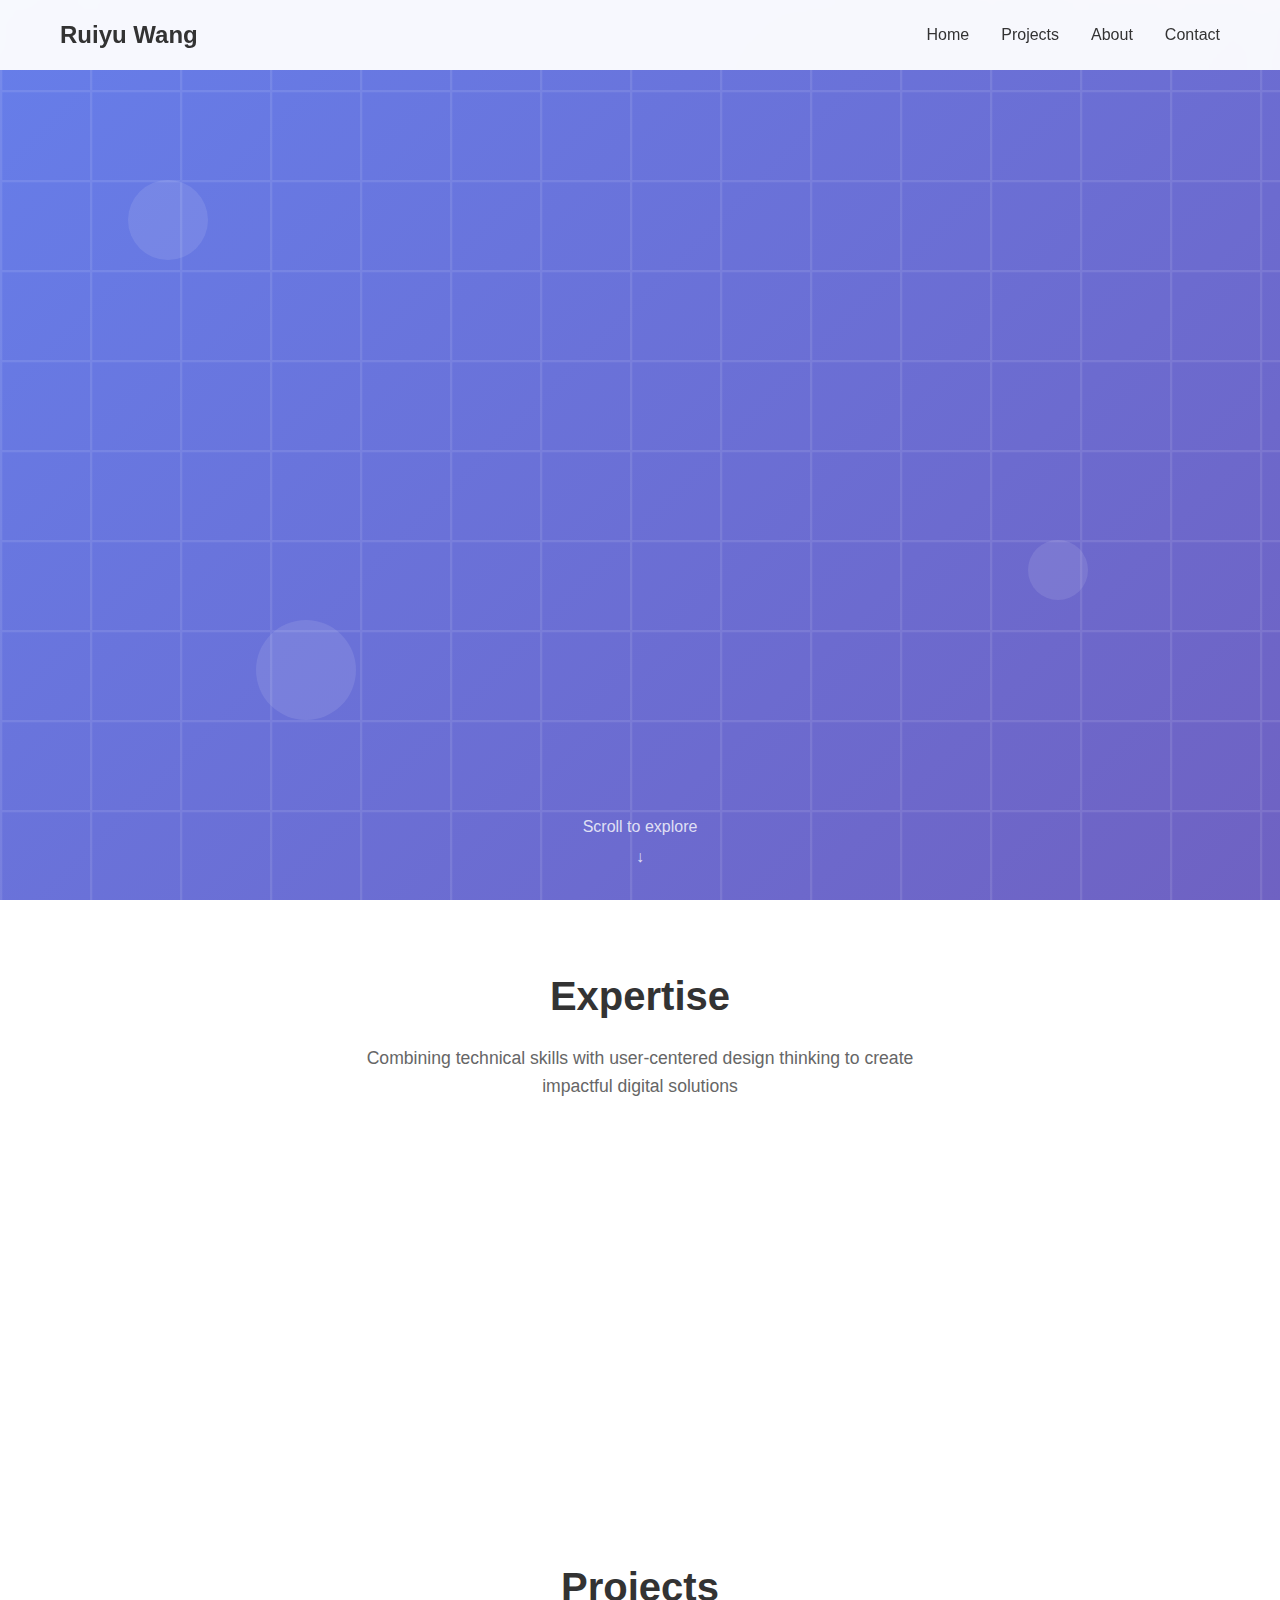
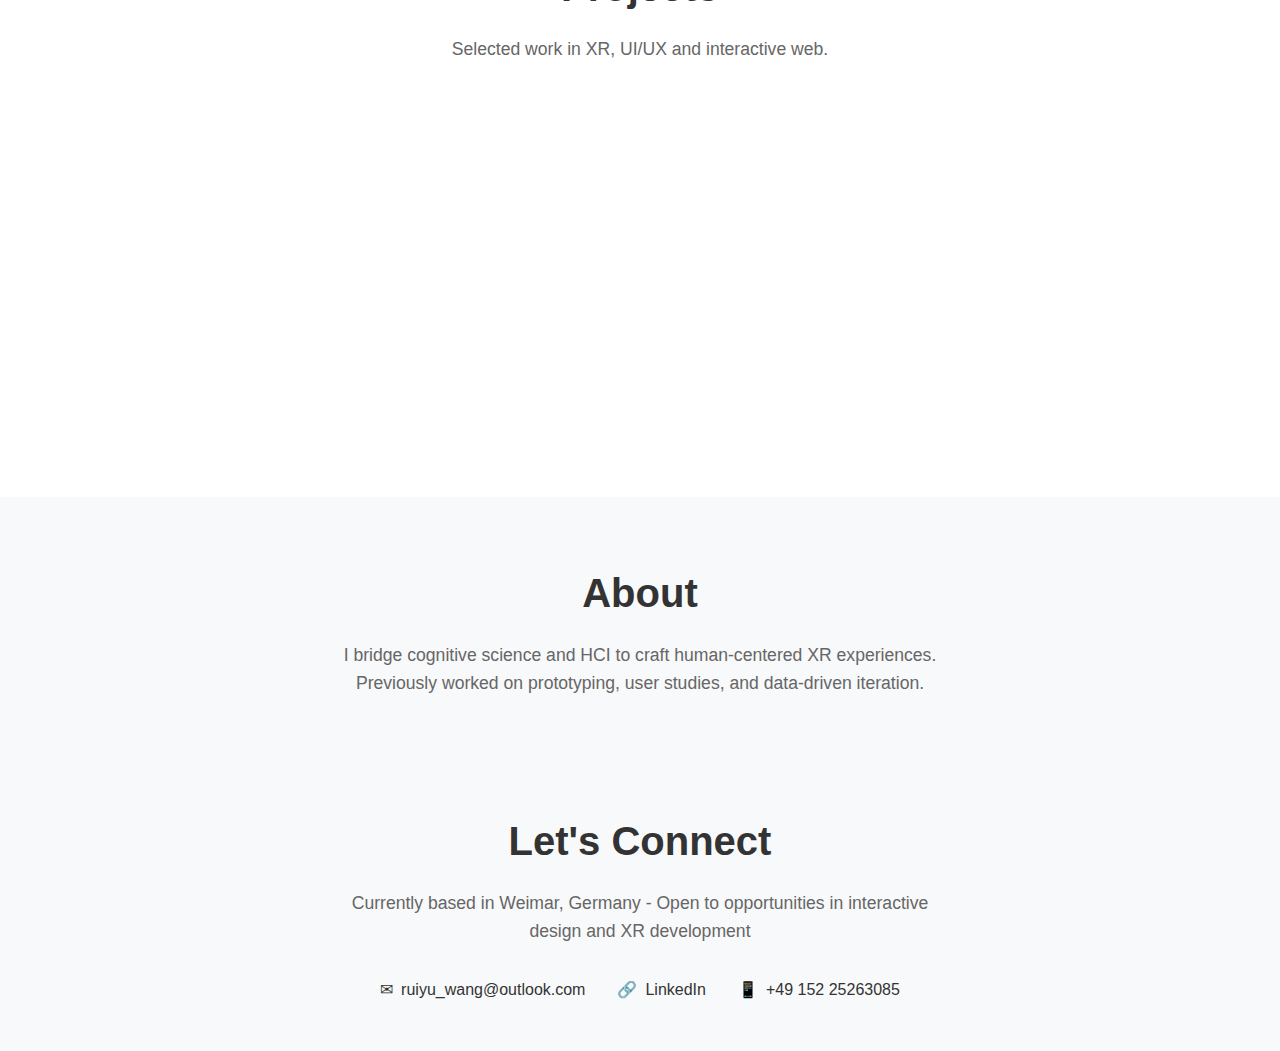
<file: index.html>
<!DOCTYPE html>
<html lang="en">
<head>
    <meta charset="UTF-8">
    <meta name="viewport" content="width=device-width, initial-scale=1.0">
    <title>Ruiyu Wang - Interactive Designer & XR Developer</title>
    <style>
        * {
            margin: 0;
            padding: 0;
            box-sizing: border-box;
        }

        body {
            font-family: 'Inter', -apple-system, BlinkMacSystemFont, sans-serif;
            line-height: 1.6;
            color: #333;
            background: linear-gradient(135deg, #667eea 0%, #764ba2 100%);
            min-height: 100vh;
            overflow-x: hidden;
        }

        .container {
            max-width: 1200px;
            margin: 0 auto;
            padding: 0 20px;
        }

        .navbar {
            position: fixed;
            top: 0;
            width: 100%;
            background: rgba(255, 255, 255, 0.95);
            backdrop-filter: blur(10px);
            z-index: 1000;
            padding: 1rem 0;
            transition: all 0.3s ease;
        }

        .nav-content {
            display: flex;
            justify-content: space-between;
            align-items: center;
            max-width: 1200px;
            margin: 0 auto;
            padding: 0 20px;
        }

        .logo {
            font-size: 1.5rem;
            font-weight: 700;
            color: #333;
        }

        .nav-links {
            display: flex;
            list-style: none;
            gap: 2rem;
        }

        .nav-links a {
            text-decoration: none;
            color: #333;
            font-weight: 500;
            transition: color 0.3s ease;
            position: relative;
        }

        .nav-links a:hover {
            color: #667eea;
        }

        .nav-links a::after {
            content: '';
            position: absolute;
            bottom: -5px;
            left: 0;
            width: 0;
            height: 2px;
            background: #667eea;
            transition: width 0.3s ease;
        }

        .nav-links a:hover::after {
            width: 100%;
        }

        .hero {
            min-height: 100vh;
            display: flex;
            align-items: center;
            justify-content: center;
            text-align: center;
            position: relative;
            overflow: hidden;
        }

        .hero::before {
            content: '';
            position: absolute;
            top: 0;
            left: 0;
            right: 0;
            bottom: 0;
            background: url('data:image/svg+xml,<svg xmlns=\"http://www.w3.org/2000/svg\" viewBox=\"0 0 100 100\"><defs><pattern id=\"grid\" width=\"10\" height=\"10\" patternUnits=\"userSpaceOnUse\"><path d=\"M 10 0 L 0 0 0 10\" fill=\"none\" stroke=\"rgba(255,255,255,0.1)\" stroke-width=\"0.5\"/></pattern></defs><rect width=\"100\" height=\"100\" fill=\"url(%23grid)\"/></svg>');
            animation: float 20s ease-in-out infinite;
        }

        @keyframes float {
            0%, 100% { transform: translateY(0px) rotate(0deg); }
            50% { transform: translateY(-20px) rotate(2deg); }
        }

        .hero-content {
            position: relative;
            z-index: 2;
            color: white;
            max-width: 800px;
        }

        .hero-title {
            font-size: clamp(2.5rem, 5vw, 4rem);
            font-weight: 700;
            margin-bottom: 1rem;
            opacity: 0;
            animation: slideUp 1s ease 0.5s forwards;
        }

        .hero-subtitle {
            font-size: clamp(1.2rem, 3vw, 1.5rem);
            margin-bottom: 2rem;
            opacity: 0;
            animation: slideUp 1s ease 0.7s forwards;
            color: rgba(255, 255, 255, 0.9);
        }

        .hero-description {
            font-size: 1.1rem;
            margin-bottom: 3rem;
            opacity: 0;
            animation: slideUp 1s ease 0.9s forwards;
            color: rgba(255, 255, 255, 0.8);
            line-height: 1.8;
        }

        @keyframes slideUp {
            from {
                opacity: 0;
                transform: translateY(30px);
            }
            to {
                opacity: 1;
                transform: translateY(0);
            }
        }

        .cta-buttons {
            display: flex;
            gap: 1rem;
            justify-content: center;
            flex-wrap: wrap;
            opacity: 0;
            animation: slideUp 1s ease 1.1s forwards;
        }

        .btn {
            padding: 12px 30px;
            border: none;
            border-radius: 50px;
            font-weight: 600;
            text-decoration: none;
            transition: all 0.3s ease;
            cursor: pointer;
            display: inline-flex;
            align-items: center;
            gap: 8px;
        }

        .btn-primary {
            background: white;
            color: #333;
        }

        .btn-primary:hover {
            transform: translateY(-2px);
            box-shadow: 0 10px 25px rgba(255, 255, 255, 0.2);
        }

        .btn-secondary {
            background: transparent;
            color: white;
            border: 2px solid white;
        }

        .btn-secondary:hover {
            background: white;
            color: #333;
            transform: translateY(-2px);
        }

        .skills-section {
            background: white;
            padding: 4rem 0;
            position: relative;
        }

        .skills-grid {
            display: grid;
            grid-template-columns: repeat(auto-fit, minmax(250px, 1fr));
            gap: 2rem;
            margin-top: 3rem;
        }

        .skill-card {
            background: linear-gradient(135deg, #f5f7fa 0%, #c3cfe2 100%);
            padding: 2rem;
            border-radius: 15px;
            text-align: center;
            transition: transform 0.3s ease, box-shadow 0.3s ease;
            border: 1px solid rgba(255, 255, 255, 0.2);
        }

        .skill-card:hover {
            transform: translateY(-5px);
            box-shadow: 0 20px 40px rgba(0, 0, 0, 0.1);
        }

        .skill-icon {
            width: 60px;
            height: 60px;
            background: linear-gradient(135deg, #667eea 0%, #764ba2 100%);
            border-radius: 50%;
            display: flex;
            align-items: center;
            justify-content: center;
            margin: 0 auto 1rem;
            font-size: 1.5rem;
            color: white;
        }

        .section-title {
            text-align: center;
            font-size: 2.5rem;
            font-weight: 700;
            margin-bottom: 1rem;
            color: #333;
        }

        .section-subtitle {
            text-align: center;
            font-size: 1.1rem;
            color: #666;
            max-width: 600px;
            margin: 0 auto;
        }

        .contact-info {
            background: #f8f9fa;
            padding: 3rem 0;
            text-align: center;
        }

        .contact-links {
            display: flex;
            justify-content: center;
            gap: 2rem;
            margin-top: 2rem;
            flex-wrap: wrap;
        }

        .contact-link {
            display: flex;
            align-items: center;
            gap: 0.5rem;
            color: #333;
            text-decoration: none;
            font-weight: 500;
            transition: color 0.3s ease;
        }

        .contact-link:hover {
            color: #667eea;
        }

        .floating-elements {
            position: absolute;
            width: 100%;
            height: 100%;
            pointer-events: none;
        }

        .floating-element {
            position: absolute;
            background: rgba(255, 255, 255, 0.1);
            border-radius: 50%;
            animation: float 6s ease-in-out infinite;
        }

        .floating-element:nth-child(1) {
            width: 80px;
            height: 80px;
            top: 20%;
            left: 10%;
            animation-delay: 0s;
        }

        .floating-element:nth-child(2) {
            width: 60px;
            height: 60px;
            top: 60%;
            right: 15%;
            animation-delay: 2s;
        }

        .floating-element:nth-child(3) {
            width: 100px;
            height: 100px;
            bottom: 20%;
            left: 20%;
            animation-delay: 4s;
        }

        @media (max-width: 768px) {
            .nav-links {
                display: none;
            }
            
            .cta-buttons {
                flex-direction: column;
                align-items: center;
            }
            
            .contact-links {
                flex-direction: column;
                align-items: center;
            }
        }

        .scroll-indicator {
            position: absolute;
            bottom: 30px;
            left: 50%;
            transform: translateX(-50%);
            color: rgba(255, 255, 255, 0.8);
            animation: bounce 2s infinite;
        }

        @keyframes bounce {
            0%, 20%, 50%, 80%, 100% {
                transform: translateX(-50%) translateY(0);
            }
            40% {
                transform: translateX(-50%) translateY(-10px);
            }
            60% {
                transform: translateX(-50%) translateY(-5px);
            }
        }
        /* ensure anchors scroll nicely below fixed navbar */
        section { scroll-margin-top: 90px; }
    </style>
</head>
<body>
    <nav class="navbar">
        <div class="nav-content">
            <a href="#home" class="logo" style="text-decoration:none;">Ruiyu Wang</a>
            <ul class="nav-links">
                <li><a href="#home">Home</a></li>
                <li><a href="#projects">Projects</a></li>
                <li><a href="#about">About</a></li>
                <li><a href="#contact">Contact</a></li>
            </ul>
        </div>
    </nav>

    <section class="hero" id="home">
        <div class="floating-elements">
            <div class="floating-element"></div>
            <div class="floating-element"></div>
            <div class="floating-element"></div>
        </div>
        
        <div class="hero-content">
            <h1 class="hero-title">Ruiyu Wang</h1>
            <p class="hero-subtitle">Interactive Designer & XR Developer</p>
            <p class="hero-description">
                Bridging cognitive science and human-computer interaction to create meaningful digital experiences. 
                Specializing in VR/AR applications, user research, and innovative interface design.
            </p>
            <div class="cta-buttons">
                <a href="#projects" class="btn btn-primary">
                    <span>View My Work</span>
                    <span>→</span>
                </a>
                <a href="mailto:ruiyu_wang@outlook.com" class="btn btn-secondary">
                    <span>Get In Touch</span>
                    <span>✉</span>
                </a>
            </div>
        </div>
        
        <div class="scroll-indicator">
            <span>Scroll to explore</span>
            <div style="text-align: center; margin-top: 5px;">↓</div>
        </div>
    </section>

    <section class="skills-section">
        <div class="container">
            <h2 class="section-title">Expertise</h2>
            <p class="section-subtitle">
                Combining technical skills with user-centered design thinking to create impactful digital solutions
            </p>
            
            <div class="skills-grid">
                <div class="skill-card">
                    <div class="skill-icon">🥽</div>
                    <h3>XR Development</h3>
                    <p>Unity, C#, VR/AR applications with focus on immersive user experiences and interaction design</p>
                </div>
                
                <div class="skill-card">
                    <div class="skill-icon">🎨</div>
                    <h3>UI/UX Design</h3>
                    <p>Figma, user research, prototyping, and iterative design processes for digital products</p>
                </div>
                
                <div class="skill-card">
                    <div class="skill-icon">🔬</div>
                    <h3>User Research</h3>
                    <p>Data analysis, A/B testing, behavioral studies, and evidence-based design decisions</p>
                </div>
                
                <div class="skill-card">
                    <div class="skill-icon">💻</div>
                    <h3>Frontend Development</h3>
                    <p>React, JavaScript, responsive web design, and interactive web applications</p>
                </div>
            </div>
        </div>
    </section>

    <!-- Added simple placeholders so nav links work -->
    <section id="projects" style="background:#fff;">
  <div class="container" style="padding:4rem 0;">
    <h2 class="section-title">Projects</h2>
    <p class="section-subtitle">Selected work in XR, UI/UX and interactive web.</p>
    <div class="skills-grid" style="margin-top:2rem;">
      <a class="skill-card" href="NAVI.html" style="text-decoration:none;color:inherit;display:block;">
        <div class="skill-icon">📱</div>
        <h3>NAVI — Autonomous City Navigation</h3>
        <p>UX concept app with user-defined exploration modes and autonomy-centered design.</p>
        <p style="margin-top:0.5rem;font-weight:600;">View case →</p>
      </a>
      <a class="skill-card" href="Wackamole.html" style="text-decoration:none;color:inherit;display:block;">
        <div class="skill-icon">🥽</div>
        <h3>Wackamole VR — Multiplayer Game</h3>
        <p>Unity + C# VR gameplay with networking, haptics and interaction research.</p>
        <p style="margin-top:0.5rem;font-weight:600;">View case →</p>
      </a>
      <a class="skill-card" href="hologram.html" style="text-decoration:none;color:inherit;display:block;">
        <div class="skill-icon">🧪</div>
        <h3>3D Hologram Museum Research</h3>
        <p>Pepper’s Ghost evaluation on learning & experience in museum settings.</p>
        <p style="margin-top:0.5rem;font-weight:600;">View case →</p>
      </a>
      <a class="skill-card" href="distwi.html" style="text-decoration:none;color:inherit;display:block;">
        <div class="skill-icon">⚡</div>
        <h3>DisTwi — Energy Hub Platform</h3>
        <p>React-based digital twin of energy systems for real-time oversight.</p>
        <p style="margin-top:0.5rem;font-weight:600;">View case →</p>
      </a>
    </div>
  </div>
</section>

    <section id="about" style="background:#f8f9fa;">
      <div class="container" style="padding:4rem 0;">
        <h2 class="section-title">About</h2>
        <p class="section-subtitle">
          I bridge cognitive science and HCI to craft human-centered XR experiences. 
          Previously worked on prototyping, user studies, and data-driven iteration.
        </p>
      </div>
    </section>

    <section class="contact-info" id="contact">
        <div class="container">
            <h2 class="section-title">Let's Connect</h2>
            <p class="section-subtitle">
                Currently based in Weimar, Germany - Open to opportunities in interactive design and XR development
            </p>
            
            <div class="contact-links">
                <a href="mailto:ruiyu_wang@outlook.com" class="contact-link">
                    <span>✉</span>
                    <span>ruiyu_wang@outlook.com</span>
                </a>
                <a href="https://linkedin.com/in/ruiyu-wang" class="contact-link" target="_blank">
                    <span>🔗</span>
                    <span>LinkedIn</span>
                </a>
                <a href="tel:+4915225263085" class="contact-link">
                    <span>📱</span>
                    <span>+49 152 25263085</span>
                </a>
            </div>
        </div>
    </section>

    <script>
        // Smooth scrolling for navigation links
        document.querySelectorAll('a[href^="#"]').forEach(anchor => {
            anchor.addEventListener('click', function (e) {
                e.preventDefault();
                const target = document.querySelector(this.getAttribute('href'));
                if (target) {
                    target.scrollIntoView({
                        behavior: 'smooth',
                        block: 'start'
                    });
                }
            });
        });

        // Navbar background on scroll
        window.addEventListener('scroll', () => {
            const navbar = document.querySelector('.navbar');
            if (window.scrollY > 100) {
                navbar.style.background = 'rgba(255, 255, 255, 0.95)';
                navbar.style.boxShadow = '0 2px 20px rgba(0, 0, 0, 0.1)';
            } else {
                navbar.style.background = 'rgba(255, 255, 255, 0.95)';
                navbar.style.boxShadow = 'none';
            }
        });

        // Add intersection observer for animations
        const observerOptions = {
            threshold: 0.1,
            rootMargin: '0px 0px -50px 0px'
        };

        const observer = new IntersectionObserver((entries) => {
            entries.forEach(entry => {
                if (entry.isIntersecting) {
                    entry.target.style.opacity = '1';
                    entry.target.style.transform = 'translateY(0)';
                }
            });
        }, observerOptions);

        // Observe skill cards for scroll animations
        document.querySelectorAll('.skill-card').forEach(card => {
            card.style.opacity = '0';
            card.style.transform = 'translateY(20px)';
            card.style.transition = 'opacity 0.6s ease, transform 0.6s ease';
            observer.observe(card);
        });
    </script>
</body>
</html>
</file>
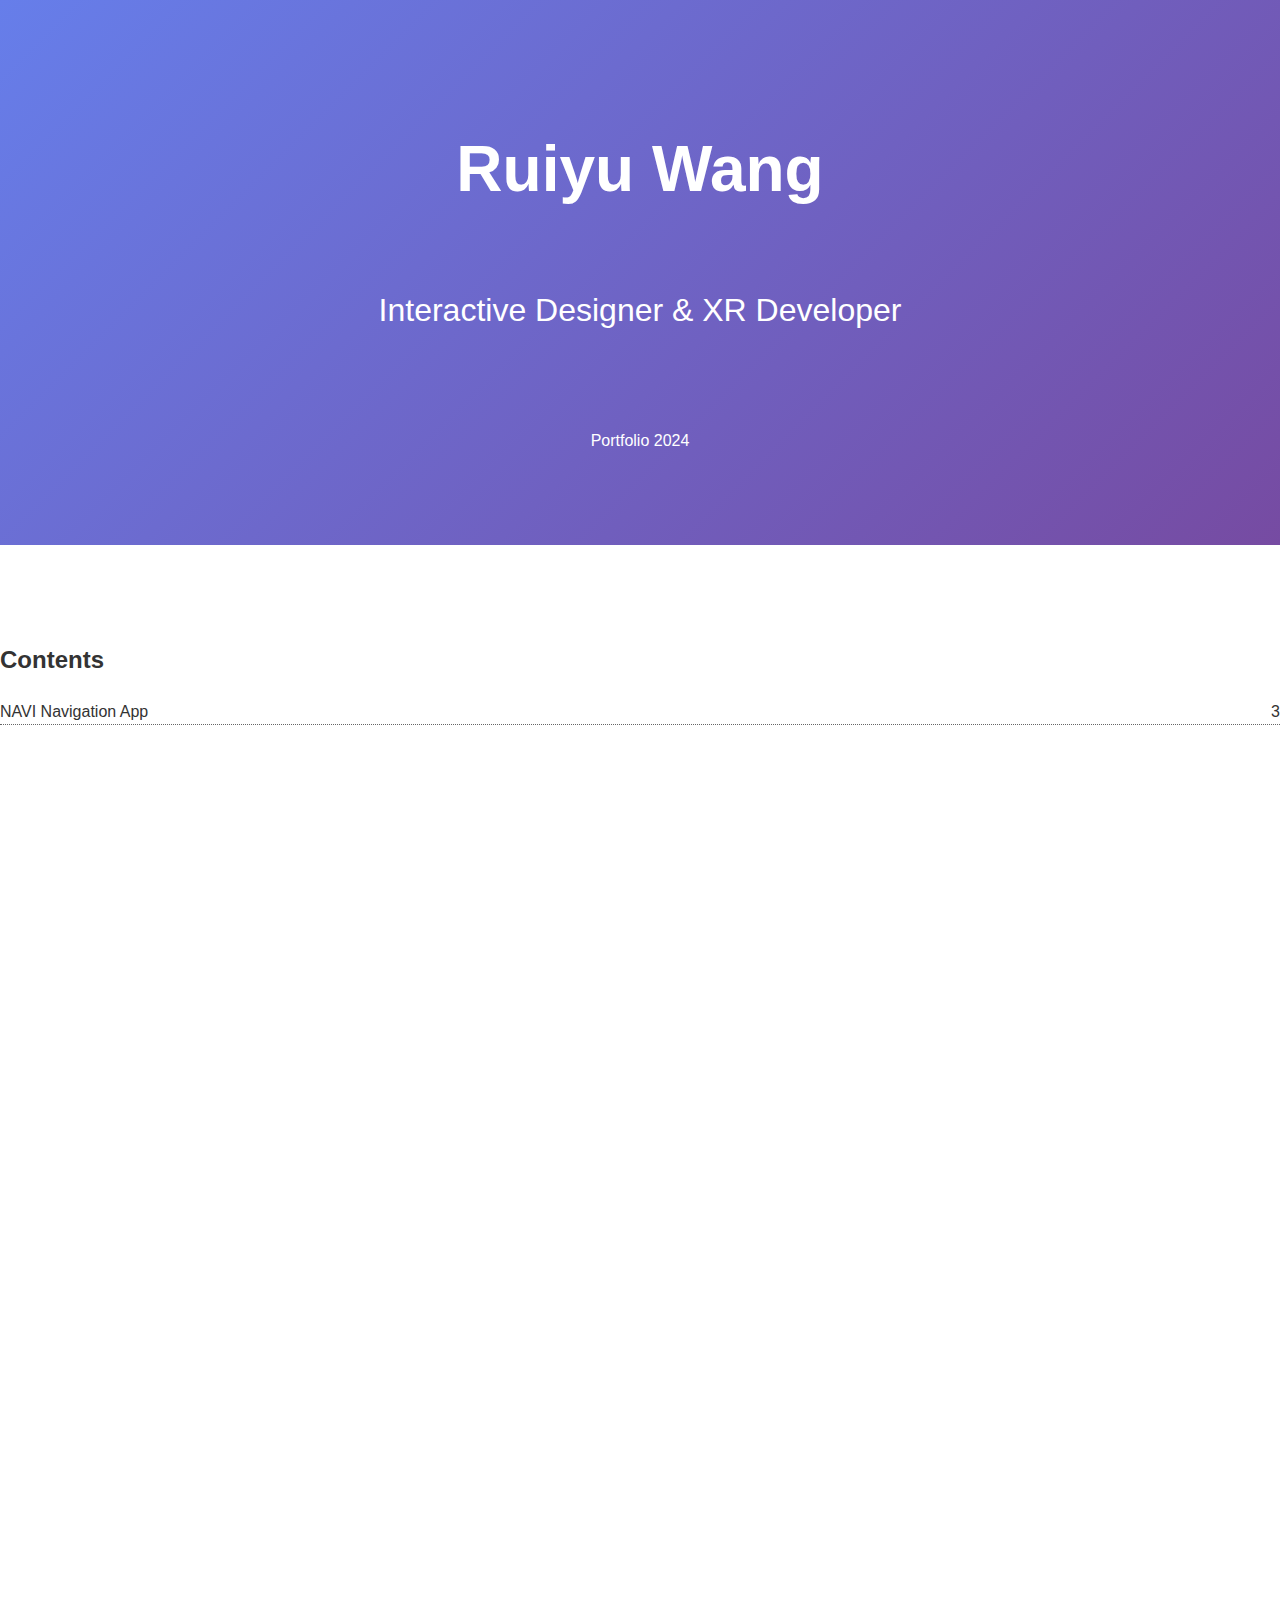
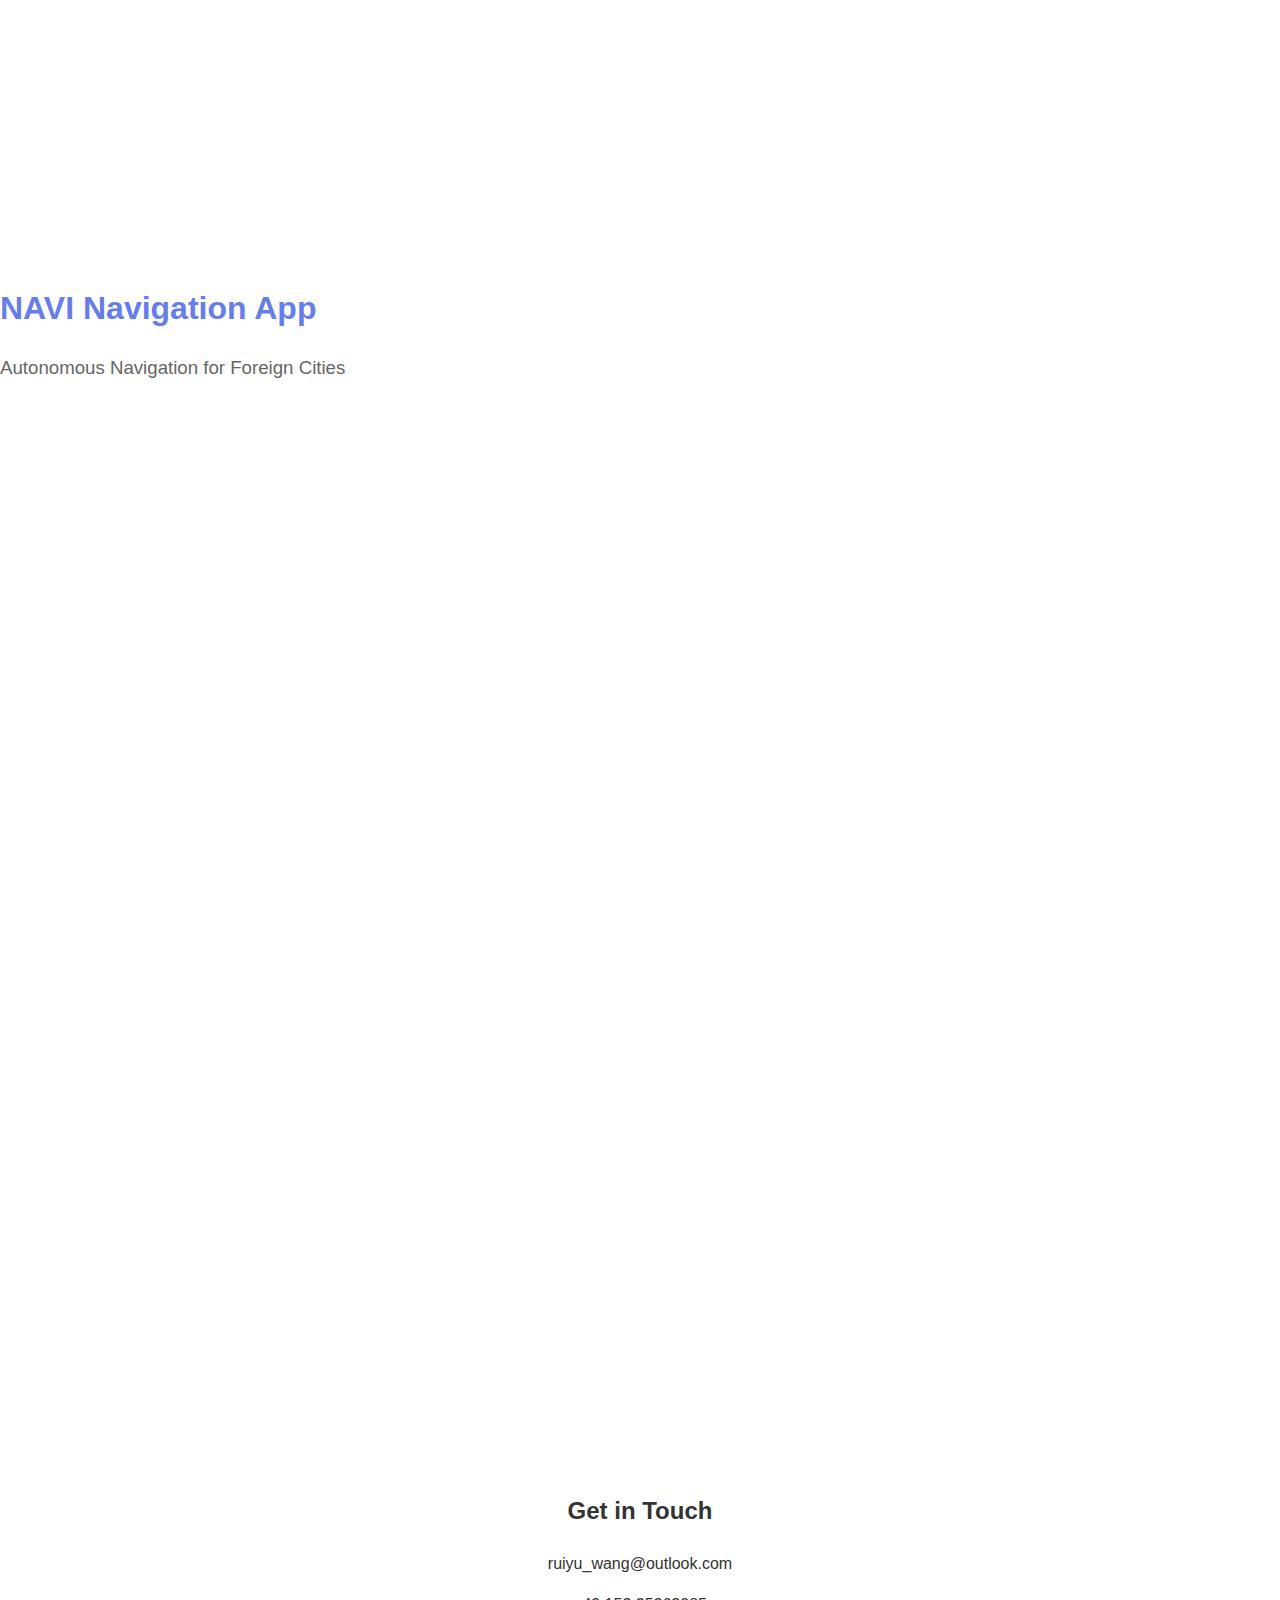
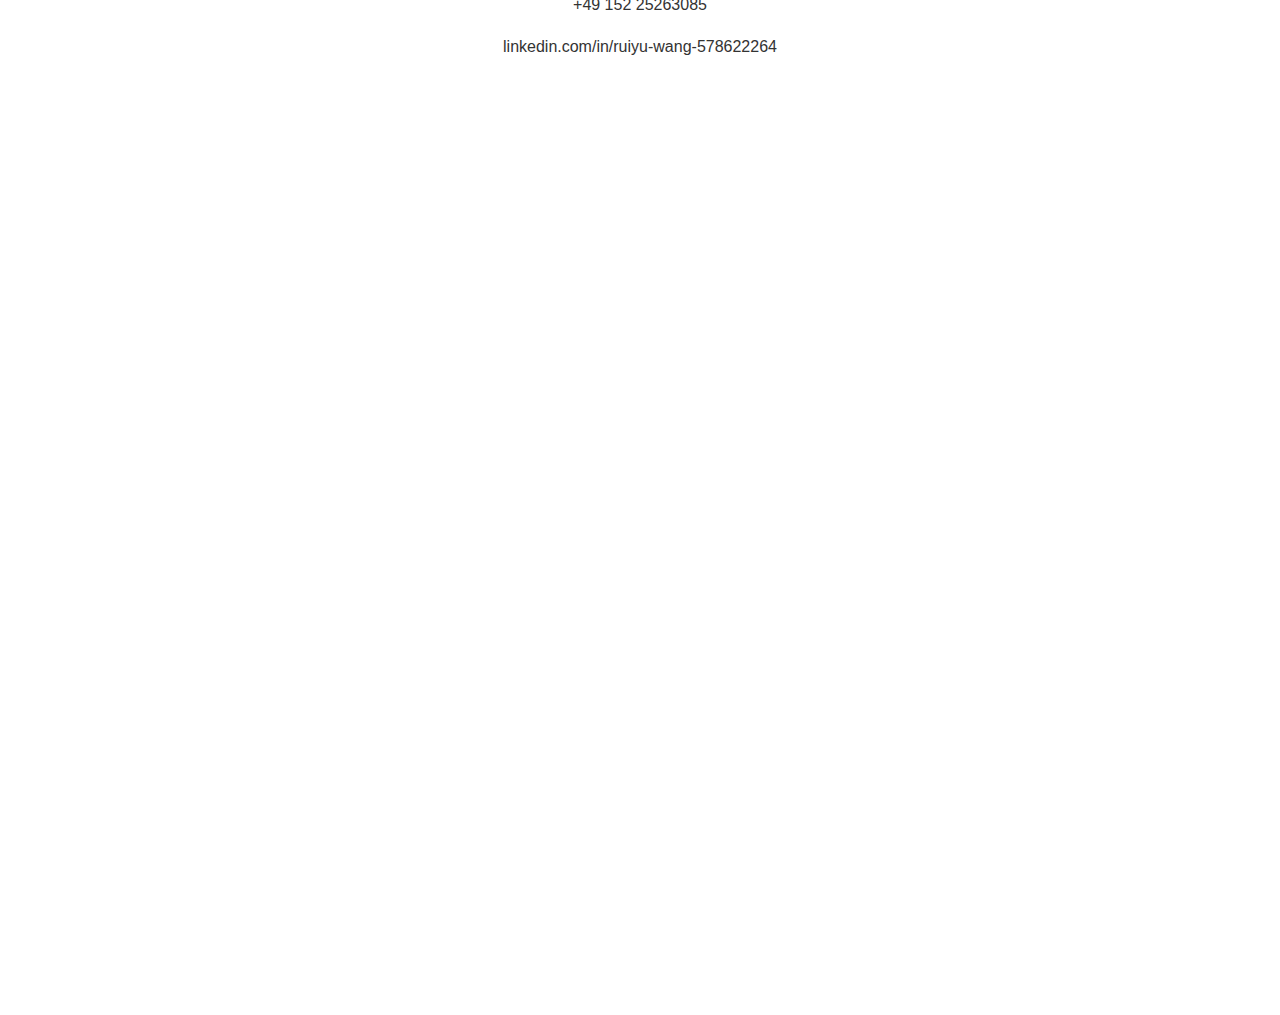
<file: <!DOCTYPE html>.html>
<!DOCTYPE html>
<html lang="en">
<head>
    <meta charset="UTF-8">
    <meta name="viewport" content="width=device-width, initial-scale=1.0">
    <title>Ruiyu Wang - Portfolio 2024</title>
    <style>
        /* 打印布局优化 */
        @page {
            size: A4;
            margin: 2cm;
        }

        :root {
            --brand-1: #667eea;
            --brand-2: #764ba2;
            --text: #333;
            --muted: #666;
        }

        body {
            font-family: 'Inter', -apple-system, BlinkMacSystemFont, sans-serif;
            line-height: 1.6;
            color: var(--text);
            margin: 0;
            padding: 0;
        }

        /* 页面布局 */
        .page {
            height: 297mm;
            padding: 0;
            page-break-after: always;
            position: relative;
        }

        /* 封面样式 */
        .cover {
            height: 100%;
            display: flex;
            flex-direction: column;
            justify-content: center;
            align-items: center;
            text-align: center;
            background: linear-gradient(135deg, var(--brand-1) 0%, var(--brand-2) 100%);
            color: white;
            padding: 2cm;
        }

        .cover h1 {
            font-size: 48pt;
            margin-bottom: 1cm;
        }

        .cover h2 {
            font-size: 24pt;
            font-weight: normal;
            margin-bottom: 2cm;
        }

        /* 项目页样式 */
        .project {
            padding: 1cm 0;
        }

        .project-header {
            margin-bottom: 1cm;
        }

        .project-title {
            font-size: 24pt;
            color: var(--brand-1);
            margin-bottom: 0.5cm;
        }

        .project-subtitle {
            font-size: 14pt;
            color: var(--muted);
        }

        /* 两列布局 */
        .two-column {
            display: grid;
            grid-template-columns: 1fr 1fr;
            gap: 1cm;
            margin-bottom: 1cm;
        }

        /* 图片容器 */
        .image-container {
            page-break-inside: avoid;
            margin-bottom: 1cm;
        }

        .project-image {
            width: 100%;
            height: auto;
            border-radius: 4mm;
        }

        /* 技术栈标签 */
        .tech-stack {
            display: flex;
            flex-wrap: wrap;
            gap: 5mm;
            margin: 5mm 0;
        }

        .tech-tag {
            background: #f0f0f0;
            padding: 2mm 4mm;
            border-radius: 2mm;
            font-size: 9pt;
        }

        /* 联系方式 */
        .contact {
            text-align: center;
            margin-top: 2cm;
        }

        /* 目录样式 */
        .toc {
            padding: 2cm 0;
        }

        .toc-item {
            display: flex;
            justify-content: space-between;
            margin-bottom: 5mm;
            border-bottom: 1px dotted var(--muted);
        }

        /* 确保分页控制 */
        .no-break {
            page-break-inside: avoid;
        }

        .page-break {
            page-break-before: always;
        }
    </style>
</head>
<body>
    <!-- 封面 -->
    <div class="page cover">
        <h1>Ruiyu Wang</h1>
        <h2>Interactive Designer & XR Developer</h2>
        <p>Portfolio 2024</p>
    </div>

    <!-- 目录 -->
    <div class="page toc">
        <h2>Contents</h2>
        <div class="toc-item">
            <span>NAVI Navigation App</span>
            <span>3</span>
        </div>
        <!-- ...其他目录项... -->
    </div>

    <!-- NAVI项目 -->
    <div class="page project">
        <div class="project-header">
            <h2 class="project-title">NAVI Navigation App</h2>
            <p class="project-subtitle">Autonomous Navigation for Foreign Cities</p>
        </div>
        <!-- ...项目内容... -->
    </div>

    <!-- ...其他项目页面... -->

    <!-- 联系方式 -->
    <div class="page contact">
        <h2>Get in Touch</h2>
        <p>ruiyu_wang@outlook.com</p>
        <p>+49 152 25263085</p>
        <p>linkedin.com/in/ruiyu-wang-578622264</p>
    </div>
</body>
</html>
</file>
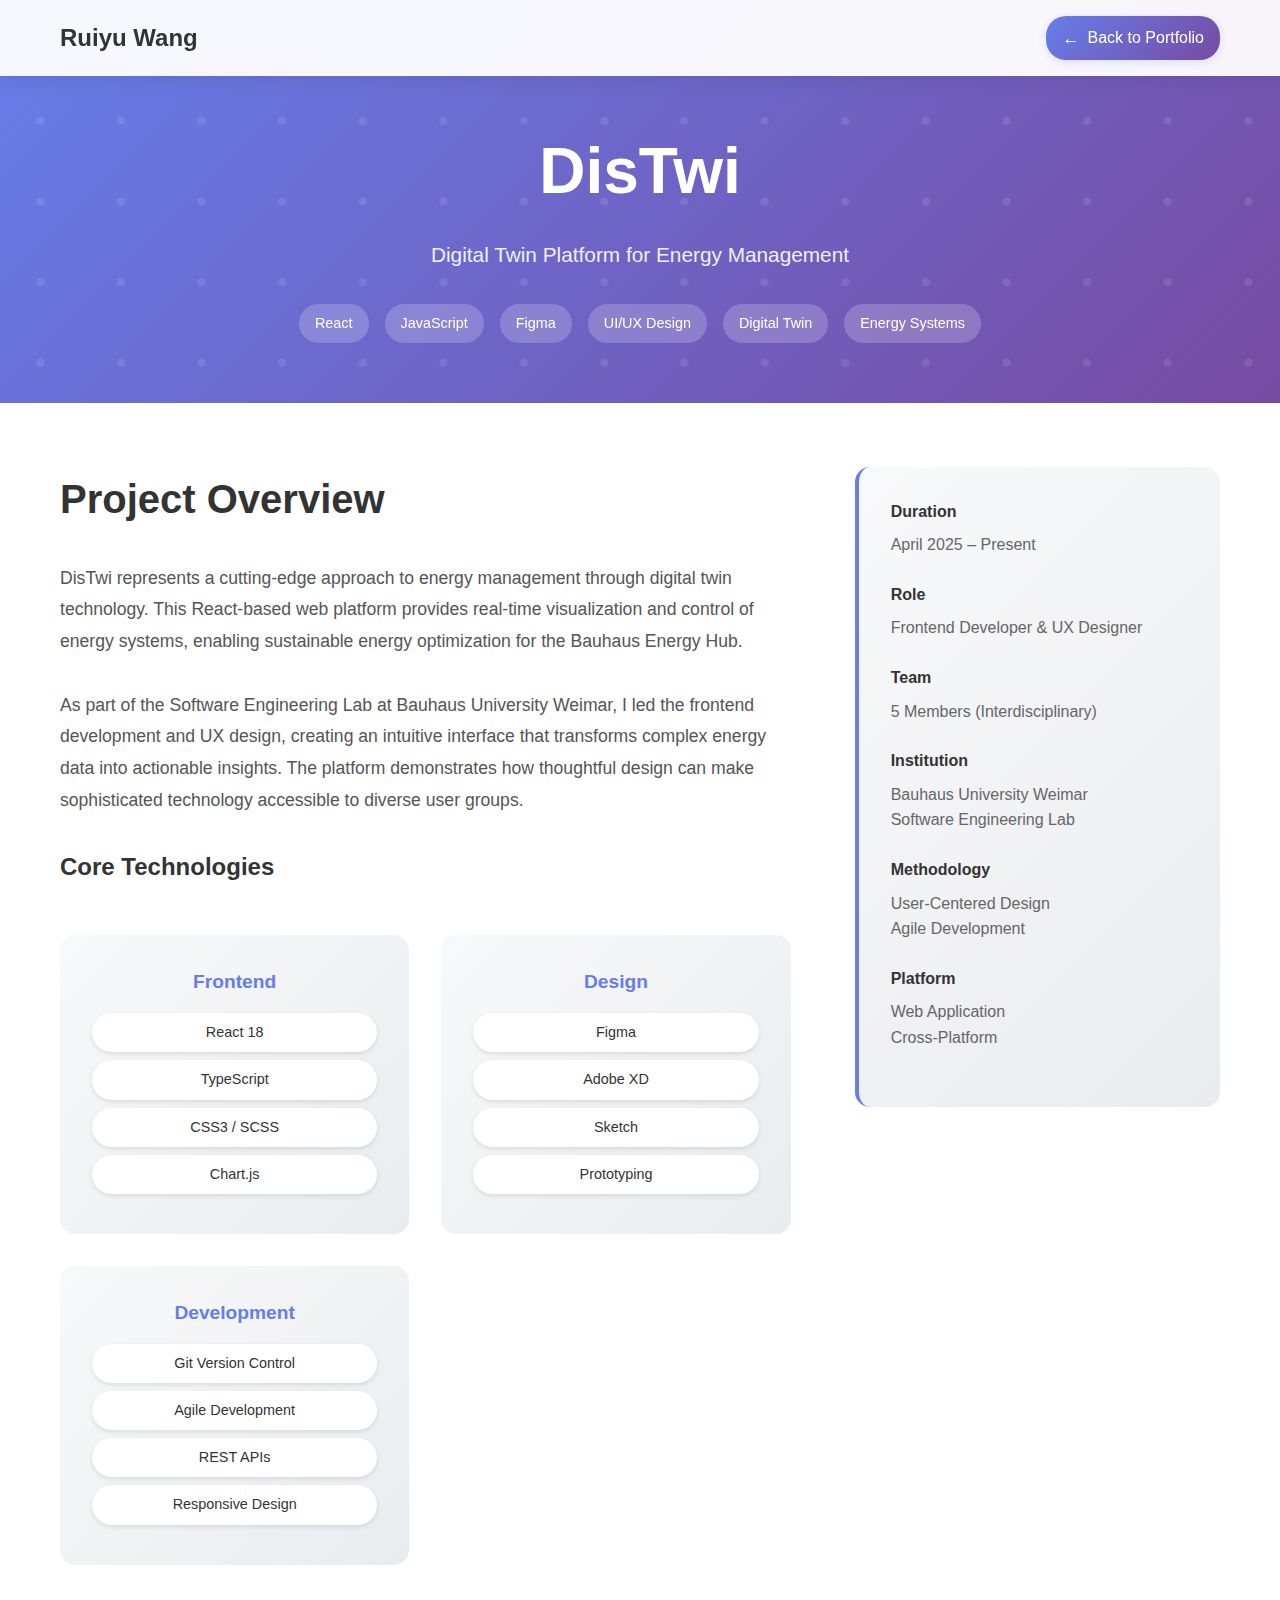
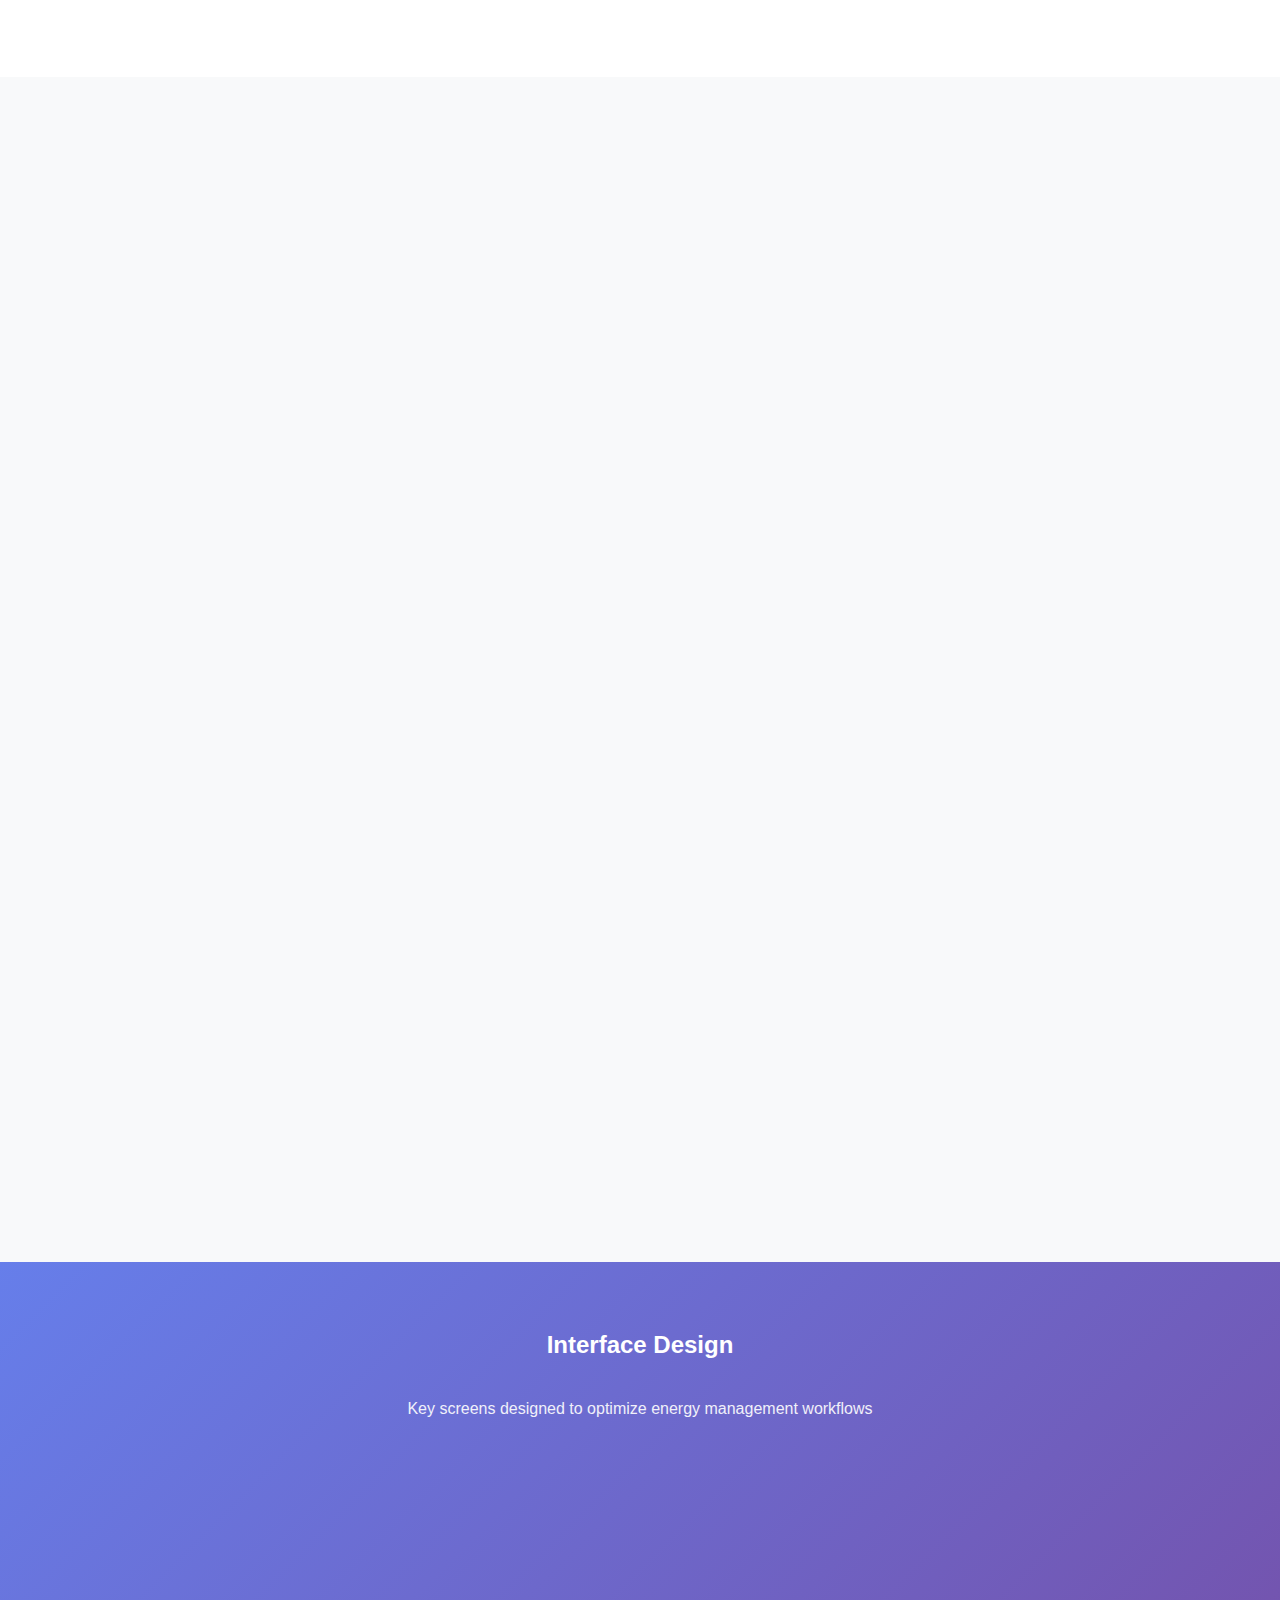
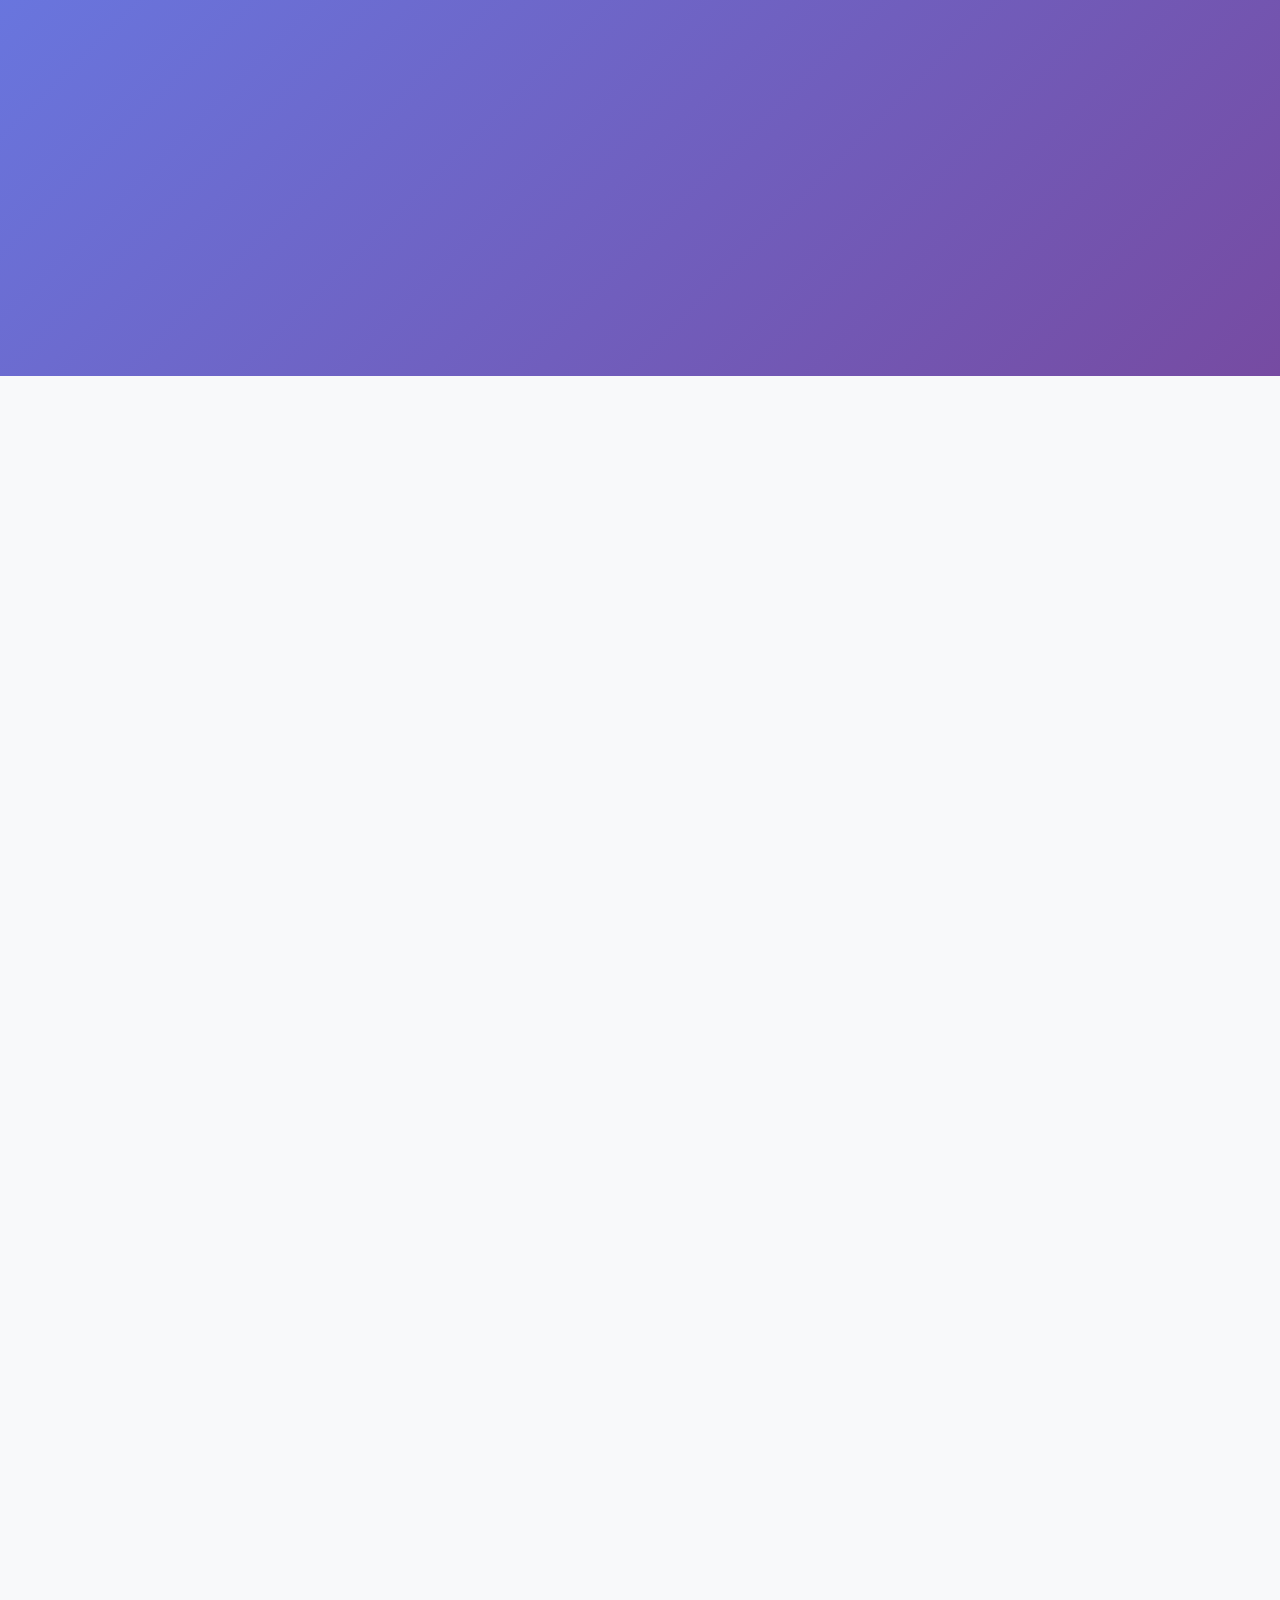
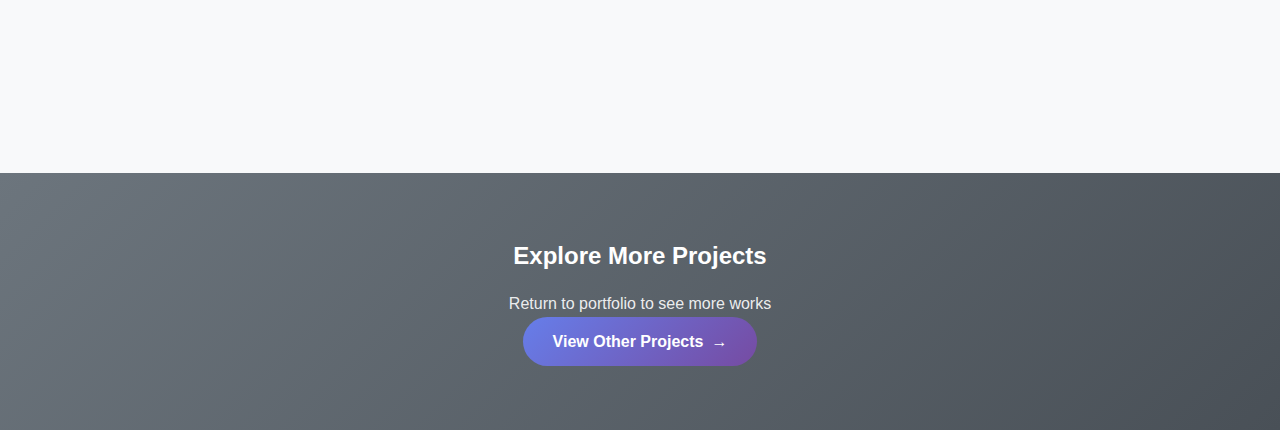
<file: distwi.html>
<!DOCTYPE html>
<html lang="en">
<head>
    <meta charset="UTF-8">
    <meta name="viewport" content="width=device-width, initial-scale=1.0">
    <title>DisTwi: Energy Hub Platform - Ruiyu Wang Portfolio</title>
    <style>
        :root {
            --brand-1: #667eea; /* 主色 */
            --brand-2: #764ba2; /* 渐变第二色 */
            --text: #333;
            --muted: #666;
            --bg-grad: linear-gradient(135deg, var(--brand-1) 0%, var(--brand-2) 100%);
            --white: #fff;
            --bg-light: #f8f9fa;
        }

        * {
            margin: 0;
            padding: 0;
            box-sizing: border-box;
        }

        body {
            font-family: 'Inter', -apple-system, BlinkMacSystemFont, sans-serif;
            line-height: 1.6;
            color: var(--text);
            background: #f8f9fa;
        }

        .navbar {
            position: fixed;
            top: 0;
            width: 100%;
            background: rgba(255, 255, 255, 0.95);
            backdrop-filter: blur(10px);
            z-index: 1000;
            padding: 1rem 0;
            box-shadow: 0 2px 20px rgba(0, 0, 0, 0.1);
        }

        .nav-content {
            display: flex;
            justify-content: space-between;
            align-items: center;
            max-width: 1200px;
            margin: 0 auto;
            padding: 0 20px;
        }

        .logo {
            font-size: 1.5rem;
            font-weight: 700;
            color: var(--text);
            text-decoration: none;
        }

        .back-btn {
            display: inline-flex;
            align-items: center;
            gap: 0.5rem;
            padding: 8px 16px;
            background: var(--bg-grad);
            color: white;
            text-decoration: none;
            font-weight: 500;
            border-radius: 20px;
            transition: all 0.3s ease;
            box-shadow: 0 2px 10px rgba(102, 126, 234, 0.2);
        }

        .back-btn:hover {
            transform: translateY(-1px);
            box-shadow: 0 4px 15px rgba(102, 126, 234, 0.3);
        }

        .back-btn span:first-child {
            font-size: 1.1em;
        }

        .container {
            max-width: 1200px;
            margin: 0 auto;
            padding: 0 20px;
        }

        .project-header {
            padding: 120px 0 60px;
            background: var(--bg-grad);
            color: white;
            text-align: center;
            position: relative;
            overflow: hidden;
        }

        .project-header::before {
            content: '';
            position: absolute;
            top: 0;
            left: 0;
            right: 0;
            bottom: 0;
            background: url('data:image/svg+xml,<svg xmlns="http://www.w3.org/2000/svg" viewBox="0 0 100 100"><defs><pattern id="energy" width="20" height="20" patternUnits="userSpaceOnUse"><circle cx="10" cy="10" r="1" fill="rgba(255,255,255,0.1)"/></pattern></defs><rect width="100" height="100" fill="url(%23energy)"/></svg>');
            animation: drift 30s ease-in-out infinite;
        }

        @keyframes drift {
            0%, 100% { transform: translateX(0) translateY(0); }
            50% { transform: translateX(-20px) translateY(-10px); }
        }

        .project-title {
            font-size: clamp(2.5rem, 5vw, 4rem);
            font-weight: 700;
            margin-bottom: 1rem;
            position: relative;
            z-index: 2;
        }

        .project-subtitle {
            font-size: 1.3rem;
            opacity: 0.9;
            margin-bottom: 2rem;
            position: relative;
            z-index: 2;
        }

        .project-tags {
            display: flex;
            justify-content: center;
            gap: 1rem;
            flex-wrap: wrap;
            position: relative;
            z-index: 2;
        }

        .tag {
            background: rgba(255, 255, 255, 0.2);
            padding: 0.5rem 1rem;
            border-radius: 25px;
            font-size: 0.9rem;
            color: white;  /* 修改为白色 */
            backdrop-filter: blur(10px);
        }

        .project-overview {
            background: white;
            padding: 4rem 0;
        }

        .overview-grid {
            display: grid;
            grid-template-columns: 2fr 1fr;
            gap: 4rem;
            align-items: start;
        }

        .project-details {
            background: linear-gradient(135deg, #f8f9fa 0%, #e9ecef 100%);
            padding: 2rem;
            border-radius: 15px;
            border-left: 4px solid var(--brand-1);
        }

        .detail-item {
            margin-bottom: 1.5rem;
        }

        .detail-label {
            font-weight: 700;
            color: var(--text);
            margin-bottom: 0.5rem;
        }

        .detail-value {
            color: var(--muted);
        }

        .section {
            padding: 4rem 0;
        }

        .section-title {
            font-size: 2.5rem;
            font-weight: 700;
            margin-bottom: 2rem;
            color: var(--text);
        }

        .section-content {
            font-size: 1.1rem;
            line-height: 1.8;
            color: #555;
            margin-bottom: 2rem;
        }

        .architecture-diagram {
            background: linear-gradient(135deg, #f8f9fa 0%, #e9ecef 100%);
            padding: 3rem;
            border-radius: 15px;
            margin: 3rem 0;
            text-align: center;
            border: 2px dashed var(--brand-1);
        }

        .diagram-title {
            font-size: 1.5rem;
            font-weight: 700;
            color: var(--brand-1);
            margin-bottom: 1rem;
        }

        .architecture-layers {
            display: grid;
            grid-template-columns: repeat(auto-fit, minmax(200px, 1fr));
            gap: 2rem;
            margin: 2rem 0;
        }

        .layer {
            background: white;
            padding: 1.5rem;
            border-radius: 10px;
            box-shadow: 0 5px 15px rgba(0, 0, 0, 0.1);
            transition: transform 0.3s ease;
        }

        .layer:hover {
            transform: translateY(-5px);
        }

        .layer-title {
            font-weight: 700;
            color: var(--brand-1);
            margin-bottom: 0.5rem;
        }

        .ux-process {
            background: white;
        }

        .process-timeline {
            position: relative;
            margin: 3rem 0;
        }

        .process-timeline::before {
            content: '';
            position: absolute;
            left: 30px;
            top: 0;
            bottom: 0;
            width: 3px;
            background: linear-gradient(to bottom, var(--brand-1), var(--brand-2));
        }

        .timeline-item {
            position: relative;
            margin-bottom: 3rem;
            padding-left: 80px;
        }

        .timeline-marker {
            position: absolute;
            left: 18px;
            top: 5px;
            width: 24px;
            height: 24px;
            background: var(--brand-1);
            border-radius: 50%;
            display: flex;
            align-items: center;
            justify-content: center;
            color: white;
            font-weight: 700;
            font-size: 0.8rem;
        }

        .timeline-content {
            background: #f8f9fa;
            padding: 2rem;
            border-radius: 15px;
            border-left: 4px solid var(--brand-1);
        }

        .timeline-title {
            font-size: 1.3rem;
            font-weight: 700;
            color: var(--text);
            margin-bottom: 1rem;
        }

        .features-showcase {
            background: linear-gradient(135deg, #f8f9fa 0%, #e9ecef 100%);
        }

        .features-grid {
            display: grid;
            grid-template-columns: repeat(auto-fit, minmax(300px, 1fr));
            gap: 2rem;
            margin: 3rem 0;
        }

        .feature-card {
            background: white;
            padding: 2rem;
            border-radius: 15px;
            box-shadow: 0 10px 30px rgba(0, 0, 0, 0.1);
            transition: all 0.3s ease;
            position: relative;
            overflow: hidden;
        }

        .feature-card::before {
            content: '';
            position: absolute;
            top: 0;
            left: 0;
            right: 0;
            height: 4px;
            background: var(--bg-grad);
        }

        .feature-card:hover {
            transform: translateY(-10px);
            box-shadow: 0 20px 40px rgba(0, 0, 0, 0.15);
        }

        .feature-icon {
            width: 60px;
            height: 60px;
            background: var(--bg-grad);
            border-radius: 50%;
            display: flex;
            align-items: center;
            justify-content: center;
            margin-bottom: 1.5rem;
            font-size: 1.5rem;
            color: white;
        }

        .feature-title {
            font-size: 1.3rem;
            font-weight: 700;
            color: var(--text);
            margin-bottom: 1rem;
        }

        .tech-implementation {
            background: white;
        }

        .tech-grid {
            display: grid;
            grid-template-columns: repeat(auto-fit, minmax(250px, 1fr));
            gap: 2rem;
            margin: 3rem 0;
        }

        .tech-category {
            background: linear-gradient(135deg, #f8f9fa 0%, #e9ecef 100%);
            padding: 2rem;
            border-radius: 15px;
            text-align: center;
        }

        .tech-category-title {
            font-size: 1.2rem;
            font-weight: 700;
            color: var(--brand-1);
            margin-bottom: 1rem;
        }

        .tech-list {
            list-style: none;
            padding: 0;
        }

        .tech-item {
            background: white;
            padding: 0.5rem 1rem;
            margin: 0.5rem 0;
            border-radius: 25px;
            font-size: 0.9rem;
            box-shadow: 0 2px 5px rgba(0, 0, 0, 0.1);
        }

        .mockup-section {
            background: var(--bg-grad);
            padding: 4rem 0;
            color: white;
            text-align: center;
        }

        .mockup-container {
            background: rgba(255, 255, 255, 0.1);
            padding: 3rem;
            border-radius: 20px;
            backdrop-filter: blur(10px);
            margin: 2rem 0;
            position: relative;
            overflow: hidden;
        }

        .mockup-container::before {
            content: '';
            position: absolute;
            top: 0;
            left: 0;
            right: 0;
            bottom: 0;
            background: url('data:image/svg+xml,<svg xmlns="http://www.w3.org/2000/svg" viewBox="0 0 100 100"><defs><pattern id="wireframe" width="20" height="20" patternUnits="userSpaceOnUse"><path d="M 20 0 L 0 0 0 20" fill="none" stroke="rgba(255,255,255,0.1)" stroke-width="1"/></pattern></defs><rect width="100" height="100" fill="url(%23wireframe)"/></svg>');
        }

        .mockup-content {
            position: relative;
            z-index: 2;
        }

        .mockup-screens {
            display: grid;
            grid-template-columns: repeat(auto-fit, minmax(200px, 1fr));
            gap: 2rem;
            margin: 2rem 0;
        }

        .screen-mockup {
            background: rgba(255, 255, 255, 0.9);
            color: var(--text); /* 保持白色背景上的文字为深色 */
            padding: 1.5rem;
            border-radius: 15px;
            height: 250px;
            display: flex;
            flex-direction: column;
            justify-content: center;
            align-items: center;
            position: relative;
            overflow: hidden;
        }

        .screen-title {
            font-weight: 700;
            margin-bottom: 1rem;
            color: var(--brand-1);
        }

        .results-metrics {
            background: white;
        }

        .metrics-grid {
            display: grid;
            grid-template-columns: repeat(auto-fit, minmax(200px, 1fr));
            gap: 2rem;
            margin: 3rem 0;
        }

        .metric-card {
            background: linear-gradient(135deg, #f8f9fa 0%, #e9ecef 100%);
            padding: 2rem;
            border-radius: 15px;
            text-align: center;
            border: 2px solid var(--brand-1);
            transition: transform 0.3s ease;
        }

        .metric-card:hover {
            transform: scale(1.05);
        }

        .metric-number {
            font-size: 2.5rem;
            font-weight: 700;
            color: var(--brand-1);
            margin-bottom: 0.5rem;
        }

        .metric-label {
            font-size: 0.9rem;
            color: var(--muted);
            text-transform: uppercase;
            letter-spacing: 1px;
        }

        .learnings-section {
            background: linear-gradient(135deg, #f8f9fa 0%, #e9ecef 100%);
        }

        .learning-cards {
            display: grid;
            grid-template-columns: repeat(auto-fit, minmax(300px, 1fr));
            gap: 2rem;
            margin: 3rem 0;
        }

        .learning-card {
            background: white;
            padding: 2rem;
            border-radius: 15px;
            box-shadow: 0 5px 20px rgba(0, 0, 0, 0.1);
            border-left: 4px solid var(--brand-1);
        }

        .learning-title {
            font-size: 1.2rem;
            font-weight: 700;
            color: var(--brand-1);
            margin-bottom: 1rem;
        }

        .next-project {
            background: linear-gradient(135deg, #6c757d 0%, #495057 100%);
            padding: 4rem 0;
            text-align: center;
            color: white;
        }

        .next-project-btn {
            display: inline-flex;
            align-items: center;
            gap: 1rem;
            background: white;
            color: var(--text);
            padding: 1rem 2rem;
            border-radius: 50px;
            text-decoration: none;
            font-weight: 600;
            transition: all 0.3s ease;
            margin-top: 2rem;
        }

        .next-project-btn:hover {
            transform: translateY(-2px);
            box-shadow: 0 10px 25px rgba(255, 255, 255, 0.2);
        }

        @media (max-width: 768px) {
            .overview-grid {
                grid-template-columns: 1fr;
                gap: 2rem;
            }
            
            .architecture-layers {
                grid-template-columns: 1fr;
            }
            
            .features-grid {
                grid-template-columns: 1fr;
            }
            
            .tech-grid {
                grid-template-columns: 1fr;
            }
            
            .mockup-screens {
                grid-template-columns: 1fr;
            }
            
            .timeline-item {
                padding-left: 60px;
            }
        }
    </style>

    <style>
      #scroll-progress {
        position: fixed;
        top: 0;
        left: 0;
        height: 3px;
        background: linear-gradient(90deg, var(--brand-1), var(--brand-2));
        width: 0%;
        z-index: 2000;
        box-shadow: 0 0 6px rgba(0,0,0,0.2);
      }
    </style>
    
    <style>
        .scroll-progress {
            position: fixed;
            top: 0;
            left: 0;
            width: 0%;
            height: 3px;
            background: var(--bg-grad);
            z-index: 1001;
            transition: width 0.25s ease;
        }

        .fade-in {
            opacity: 0;
            transform: translateY(20px);
            transition: opacity 0.6s ease, transform 0.6s ease;
        }

        .fade-in.visible {
            opacity: 1;
            transform: translateY(0);
        }

        .btn {
            padding: 12px 30px;
            border-radius: 50px;
            font-weight: 600;
            text-decoration: none;
            transition: all 0.3s ease;
            display: inline-flex;
            align-items: center;
            gap: 8px;
        }

        .btn-primary {
            background: var(--bg-grad);
            color: white;
        }

        .btn-secondary {
            background: transparent;
            color: var(--text);
            border: 2px solid var(--text);
        }

        .btn:hover {
            transform: translateY(-2px);
            box-shadow: 0 10px 25px rgba(102, 126, 234, 0.3);
        }
    </style>
</head>
<body>
<div id="scroll-progress"></div>

    <nav class="navbar">
        <div class="nav-content">
            <a href="index.html" class="logo">Ruiyu Wang</a>
            <a href="index.html" class="back-btn">
                <span>←</span>
                <span>Back to Portfolio</span>
            </a>
        </div>
    </nav>

    <section class="project-header">
        <div class="container">
            <h1 class="project-title">DisTwi</h1>
            <p class="project-subtitle">Digital Twin Platform for Energy Management</p>
            <div class="project-tags">
                <span class="tag">React</span>
                <span class="tag">JavaScript</span>
                <span class="tag">Figma</span>
                <span class="tag">UI/UX Design</span>
                <span class="tag">Digital Twin</span>
                <span class="tag">Energy Systems</span>
            </div>
        </div>
    </section>

    <section class="project-overview">
        <div class="container">
            <div class="overview-grid">
                <div>
                    <h2 class="section-title" id="project-overview">Project Overview</h2>
                    <p class="section-content">
                        DisTwi represents a cutting-edge approach to energy management through digital twin technology. This React-based web platform provides real-time visualization and control of energy systems, enabling sustainable energy optimization for the Bauhaus Energy Hub.
                    </p>
                    <p class="section-content">
                        As part of the Software Engineering Lab at Bauhaus University Weimar, I led the frontend development and UX design, creating an intuitive interface that transforms complex energy data into actionable insights. The platform demonstrates how thoughtful design can make sophisticated technology accessible to diverse user groups.
                    </p>
                    
                    <h3 style="margin: 2rem 0 1rem; font-size: 1.5rem; color: var(--text);">Core Technologies</h3>
                    <div class="tech-grid">
                        <div class="tech-category">
                            <div class="tech-category-title">Frontend</div>
                            <ul class="tech-list">
                                <li class="tech-item">React 18</li>
                                <li class="tech-item">TypeScript</li>
                                <li class="tech-item">CSS3 / SCSS</li>
                                <li class="tech-item">Chart.js</li>
                            </ul>
                        </div>
                        
                        <div class="tech-category">
                            <div class="tech-category-title">Design</div>
                            <ul class="tech-list">
                                <li class="tech-item">Figma</li>
                                <li class="tech-item">Adobe XD</li>
                                <li class="tech-item">Sketch</li>
                                <li class="tech-item">Prototyping</li>
                            </ul>
                        </div>
                        
                        <div class="tech-category">
                            <div class="tech-category-title">Development</div>
                            <ul class="tech-list">
                                <li class="tech-item">Git Version Control</li>
                                <li class="tech-item">Agile Development</li>
                                <li class="tech-item">REST APIs</li>
                                <li class="tech-item">Responsive Design</li>
                            </ul>
                        </div>
                    </div>
                </div>
                
                <div class="project-details">
                    <div class="detail-item">
                        <div class="detail-label">Duration</div>
                        <div class="detail-value">April 2025 – Present</div>
                    </div>
                    <div class="detail-item">
                        <div class="detail-label">Role</div>
                        <div class="detail-value">Frontend Developer & UX Designer</div>
                    </div>
                    <div class="detail-item">
                        <div class="detail-label">Team</div>
                        <div class="detail-value">5 Members (Interdisciplinary)</div>
                    </div>
                    <div class="detail-item">
                        <div class="detail-label">Institution</div>
                        <div class="detail-value">Bauhaus University Weimar<br>Software Engineering Lab</div>
                    </div>
                    <div class="detail-item">
                        <div class="detail-label">Methodology</div>
                        <div class="detail-value">User-Centered Design<br>Agile Development</div>
                    </div>
                    <div class="detail-item">
                        <div class="detail-label">Platform</div>
                        <div class="detail-value">Web Application<br>Cross-Platform</div>
                    </div>
                </div>
            </div>
        </div>
    </section>

    <section class="ux-process section">
        <div class="container">
            <h2 class="section-title" id="ux-design-process">UX Design Process</h2>
            <p class="section-content">
                The design process was driven by extensive user research and iterative testing, ensuring the platform meets the diverse needs of energy managers, researchers, and facility operators.
            </p>
            
            <div class="process-timeline">
                <div class="timeline-item">
                    <div class="timeline-marker">1</div>
                    <div class="timeline-content">
                        <h3 class="timeline-title">User Research & Stakeholder Interviews</h3>
                        <p>Conducted interviews with 12 energy management professionals to understand pain points in current systems. Identified key user personas and their specific workflow requirements.</p>
                    </div>
                </div>
                
                <div class="timeline-item">
                    <div class="timeline-marker">2</div>
                    <div class="timeline-content">
                        <h3 class="timeline-title">Information Architecture & Wireframing</h3>
                        <p>Developed comprehensive site maps and user flows. Created low-fidelity wireframes focusing on data hierarchy and navigation patterns for complex energy systems.</p>
                    </div>
                </div>
                
                <div class="timeline-item">
                    <div class="timeline-marker">3</div>
                    <div class="timeline-content">
                        <h3 class="timeline-title">Visual Design & Prototyping</h3>
                        <p>Designed high-fidelity mockups in Figma, establishing a design system that balances aesthetic appeal with functional clarity. Created interactive prototypes for user testing.</p>
                    </div>
                </div>
                
                <div class="timeline-item">
                    <div class="timeline-marker">4</div>
                    <div class="timeline-content">
                        <h3 class="timeline-title">Iterative Development & Testing</h3>
                        <p>Implemented designs in React with continuous user feedback integration. Conducted usability testing sessions and refined the interface based on real-world usage patterns.</p>
                    </div>
                </div>
            </div>
        </div>
    </section>

    <section class="mockup-section">
        <div class="container">
            <h2 style="margin-bottom: 2rem;" id="interface-design">Interface Design</h2>
            <p style="margin-bottom: 3rem; opacity: 0.9;">Key screens designed to optimize energy management workflows</p>
            
            <div class="mockup-container">
                <div class="mockup-content">
                    <div class="mockup-screens">
                        <div class="screen-mockup">
                            <div class="screen-title">Dashboard Overview</div>
                            <div style="font-size: 3rem; margin: 1rem 0;">📊</div>
                            <p style="font-size: 0.9rem; text-align: center;">Real-time energy consumption visualization with interactive charts and KPI displays</p>
                        </div>
                        
                        <div class="screen-mockup">
                            <div class="screen-title">System Control</div>
                            <div style="font-size: 3rem; margin: 1rem 0;">⚙️</div>
                            <p style="font-size: 0.9rem; text-align: center;">Intuitive controls for energy system management and optimization settings</p>
                        </div>
                        
                        <div class="screen-mockup">
                            <div class="screen-title">Analytics Center</div>
                            <div style="font-size: 3rem; margin: 1rem 0;">📈</div>
                            <p style="font-size: 0.9rem; text-align: center;">Advanced data analytics with predictive insights and efficiency recommendations</p>
                        </div>
                        
                        <div class="screen-mockup">
                            <div class="screen-title">Alert System</div>
                            <div style="font-size: 3rem; margin: 1rem 0;">🔔</div>
                            <p style="font-size: 0.9rem; text-align: center;">Smart notification system for system alerts and maintenance scheduling</p>
                        </div>
                    </div>
                </div>
            </div>
        </div>
    </section>

    <section class="features-showcase section">
        <div class="container">
            <h2 class="section-title" id="platform-features">Platform Features</h2>
            <p class="section-content">
                The DisTwi platform integrates advanced digital twin technology with user-friendly interfaces to provide comprehensive energy management capabilities.
            </p>
            
            <div class="features-grid">
                <div class="feature-card">
                    <div class="feature-icon">🌐</div>
                    <h3 class="feature-title">Real-Time Digital Twin</h3>
                    <p>Live synchronization with physical energy systems, providing accurate real-time representation of energy flows, consumption patterns, and system performance.</p>
                </div>
                
                <div class="feature-card">
                    <div class="feature-icon">📊</div>
                    <h3 class="feature-title">Interactive Dashboards</h3>
                    <p>Customizable dashboards with drag-and-drop widgets, allowing users to personalize their view of energy data and create role-specific interfaces.</p>
                </div>
                
                <div class="feature-card">
                    <div class="feature-icon">🔮</div>
                    <h3 class="feature-title">Predictive Analytics</h3>
                    <p>AI-powered forecasting algorithms that predict energy consumption patterns, optimize resource allocation, and identify potential system issues before they occur.</p>
                </div>
                
                <div class="feature-card">
                    <div class="feature-icon">⚡</div>
                    <h3 class="feature-title">Energy Optimization</h3>
                    <p>Intelligent recommendations for energy efficiency improvements, automated system adjustments, and sustainable energy usage optimization.</p>
                </div>
                
                <div class="feature-card">
                    <div class="feature-icon">🔗</div>
                    <h3 class="feature-title">System Integration</h3>
                    <p>Seamless integration with existing energy management systems, IoT devices, and third-party platforms through robust API connections.</p>
                </div>
                
                <div class="feature-card">
                    <div class="feature-icon">📱</div>
                    <h3 class="feature-title">Responsive Design</h3>
                    <p>Fully responsive interface that adapts to desktop, tablet, and mobile devices, ensuring accessibility for on-the-go energy management.</p>
                </div>
            </div>
        </div>
    </section>

    <section class="tech-implementation section">
        <div class="container">
            <h2 class="section-title" id="technical-architecture">Technical Architecture</h2>
            
            <div class="architecture-diagram">
                <div class="diagram-title">System Architecture Overview</div>
                <div class="architecture-layers">
                    <div class="layer">
                        <div class="layer-title">Presentation Layer</div>
                        <p>React frontend with responsive UI components and real-time data visualization</p>
                    </div>
                    <div class="layer">
                        <div class="layer-title">API Gateway</div>
                        <p>RESTful APIs handling data exchange between frontend and backend services</p>
                    </div>
                    <div class="layer">
                        <div class="layer-title">Digital Twin Engine</div>
                        <p>Core processing unit managing real-time synchronization with physical systems</p>
                    </div>
                    <div class="layer">
                        <div class="layer-title">Data Storage</div>
                        <p>Time-series databases and data lakes for historical and real-time energy data</p>
                    </div>
                </div>
            </div>
            
            <h3 style="margin: 3rem 0 1rem; font-size: 1.5rem; color: var(--text);">Development Approach</h3>
            <p class="section-content">
                The platform was built using modern React development practices, emphasizing component reusability, state management efficiency, and performance optimization. The user-centered design approach ensured that complex technical capabilities remain accessible through intuitive interfaces.
            </p>
        </div>
    </section>

    <section class="results-metrics section">
        <div class="container">
            <h2 class="section-title" id="project-impact">Project Impact</h2>
            <p class="section-content">
                The DisTwi platform has demonstrated significant improvements in energy management efficiency and user engagement, validating the effectiveness of our user-centered design approach.
            </p>
            
            <div class="metrics-grid">
                <div class="metric-card">
                    <div class="metric-number">40%</div>
                    <div class="metric-label">Efficiency Improvement</div>
                </div>
                <div class="metric-card">
                    <div class="metric-number">15+</div>
                    <div class="metric-label">User Testing Sessions</div>
                </div>
                <div class="metric-card">
                    <div class="metric-number">3</div>
                    <div class="metric-label">Design Iterations</div>
                </div>
                <div class="metric-card">
                    <div class="metric-number">95%</div>
                    <div class="metric-label">User Satisfaction</div>
                </div>
                <div class="metric-card">
                    <div class="metric-number">20%</div>
                    <div class="metric-label">Energy Cost Reduction</div>
                </div>
            </div>
        </div>
    </section>

    <section class="learnings-section section">
        <div class="container">
            <h2 class="section-title" id="learnings">Key Learnings</h2>
            <div class="learning-cards">
                <div class="learning-card">
                    <h3 class="learning-title">User-Centered Design</h3>
                    <p>Understanding user needs and workflows is crucial for designing intuitive interfaces that drive engagement and efficiency.</p>
                </div>
                <div class="learning-card">
                    <h3 class="learning-title">Iterative Development</h3>
                    <p>Continuous feedback and testing are essential for refining features and ensuring the platform meets real-world requirements.</p>
                </div>
                <div class="learning-card">
                    <h3 class="learning-title">Cross-Disciplinary Collaboration</h3>
                    <p>Working with a diverse team of engineers, designers, and domain experts enhances the quality and innovation of the final product.</p>
                </div>
            </div>
        </div>
    </section>

    <section class="next-project">
        <div class="container">
            <h2 style="margin-bottom: 1rem; color: white;">Explore More Projects</h2>
            <p style="color: rgba(255,255,255,0.9);">Return to portfolio to see more works</p>
            <a href="index.html#projects" class="btn btn-primary">
                <span>View Other Projects</span>
                <span>→</span>
            </a>
        </div>
    </section>

    <script>
        // Add scroll progress tracking
        window.addEventListener('scroll', () => {
            const winScroll = document.body.scrollTop || document.documentElement.scrollTop;
            const height = document.documentElement.scrollHeight - document.documentElement.clientHeight;
            const scrolled = (winScroll / height) * 100;
            document.querySelector('.scroll-progress').style.width = scrolled + '%';
        });

        // Fade in animation
        const observer = new IntersectionObserver(
            (entries) => {
                entries.forEach(entry => {
                    if (entry.isIntersecting) {
                        entry.target.classList.add('visible');
                    }
                });
            },
            { threshold: 0.1 }
        );

        document.querySelectorAll('.feature-card, .section, .mockup-container').forEach(el => {
            el.classList.add('fade-in');
            observer.observe(el);
        });
    </script>
</body>
</html>
</file>
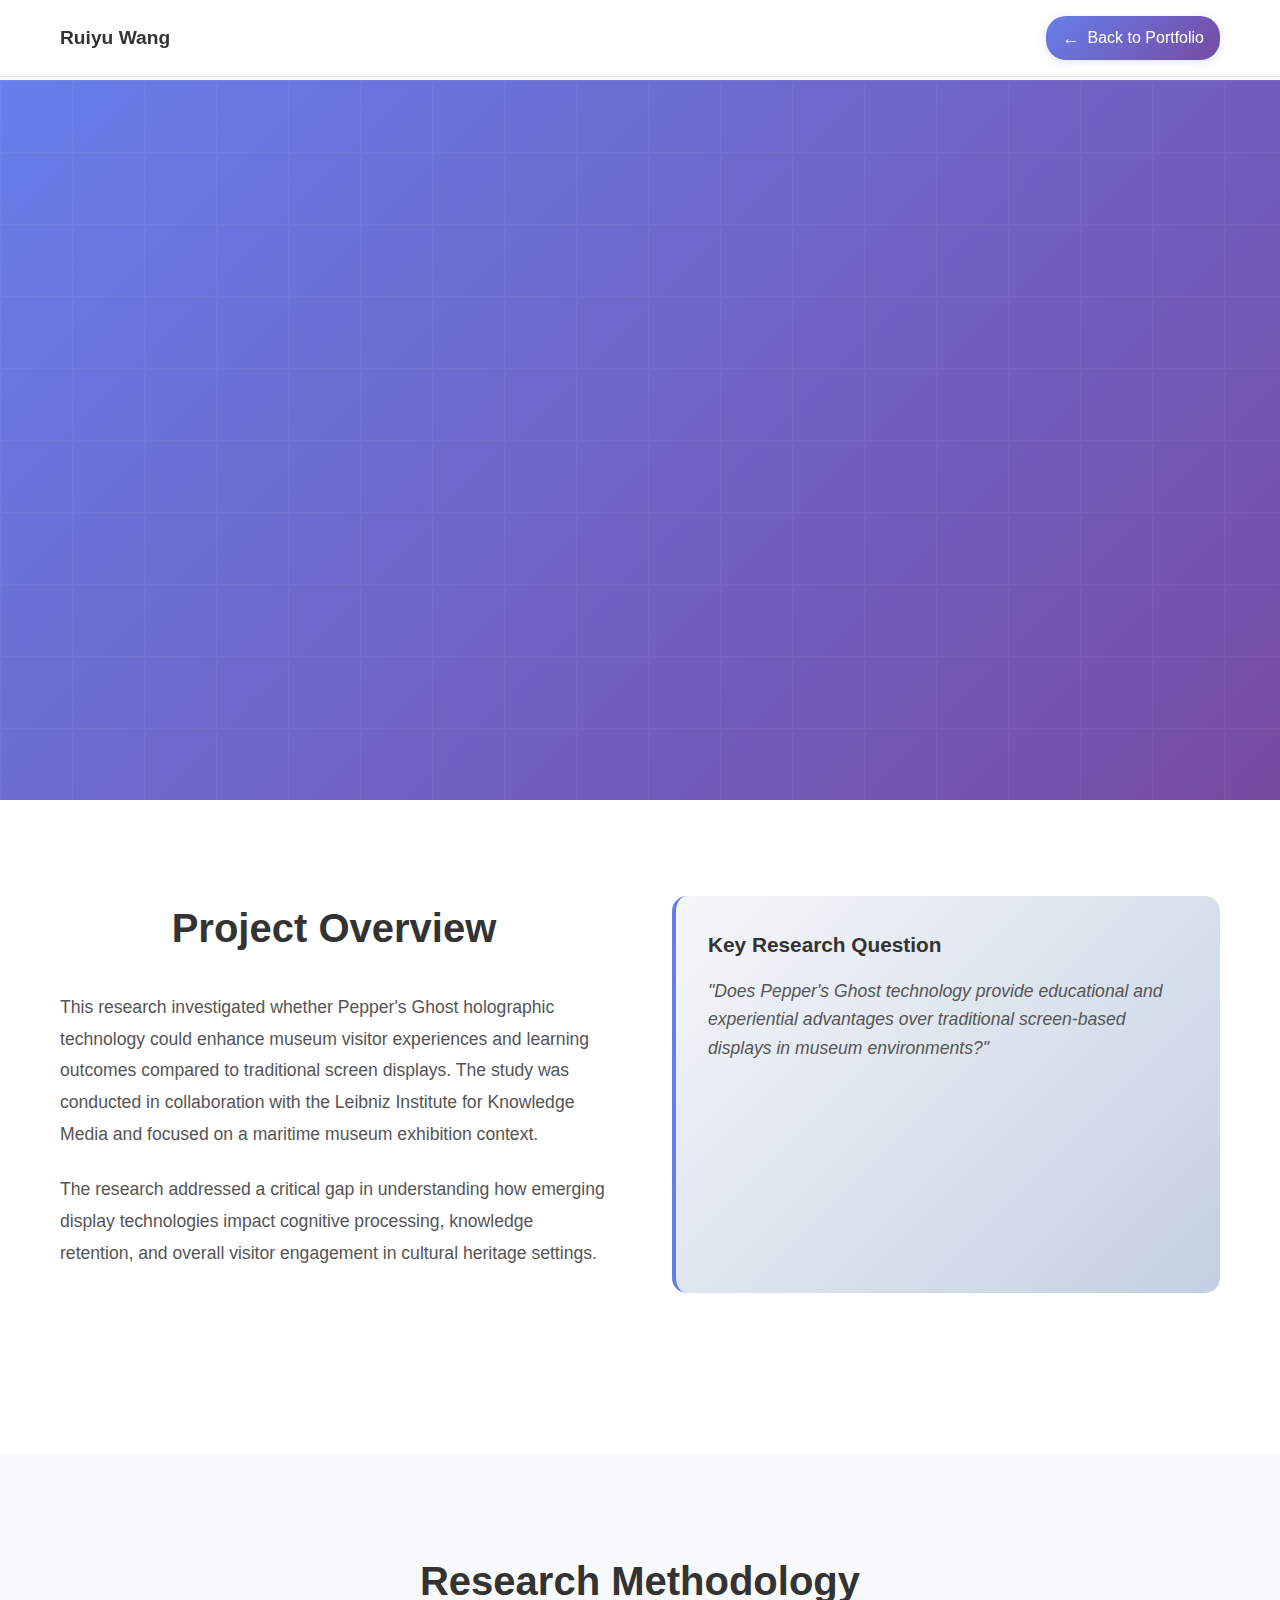
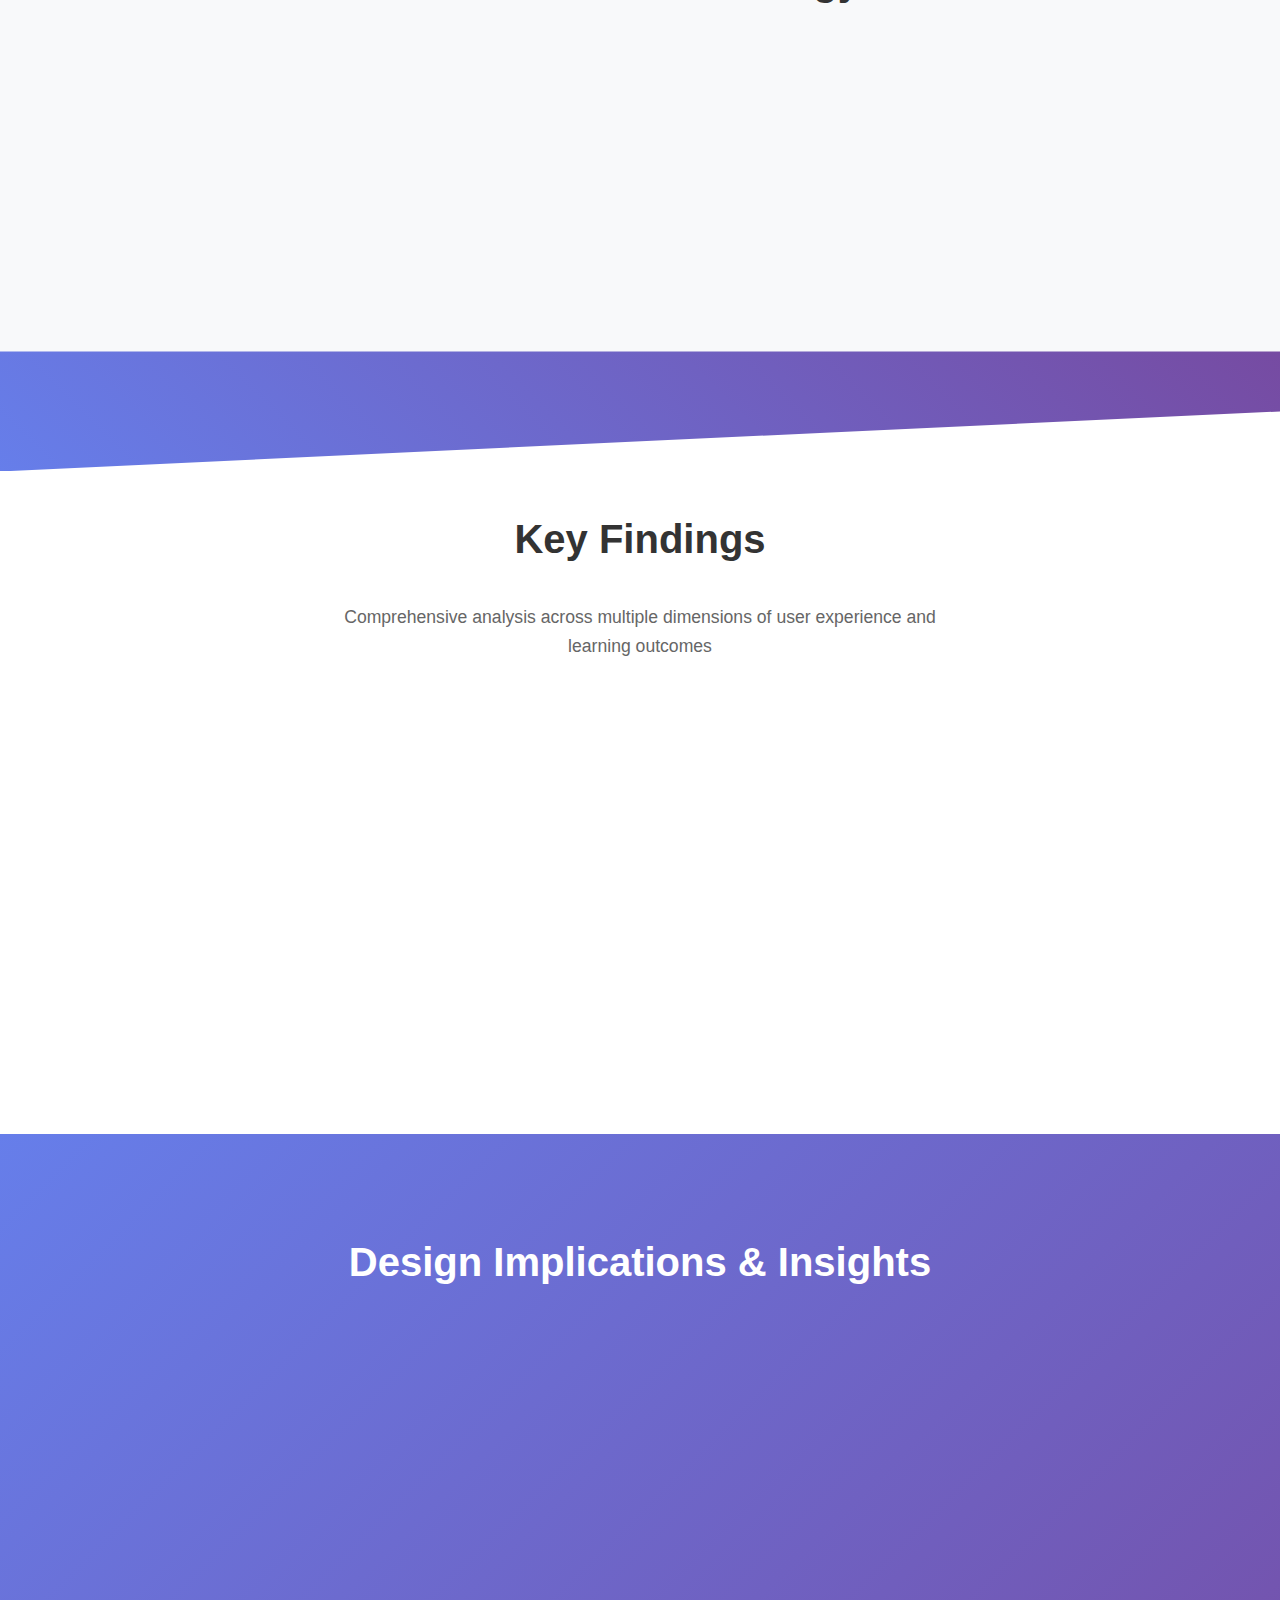
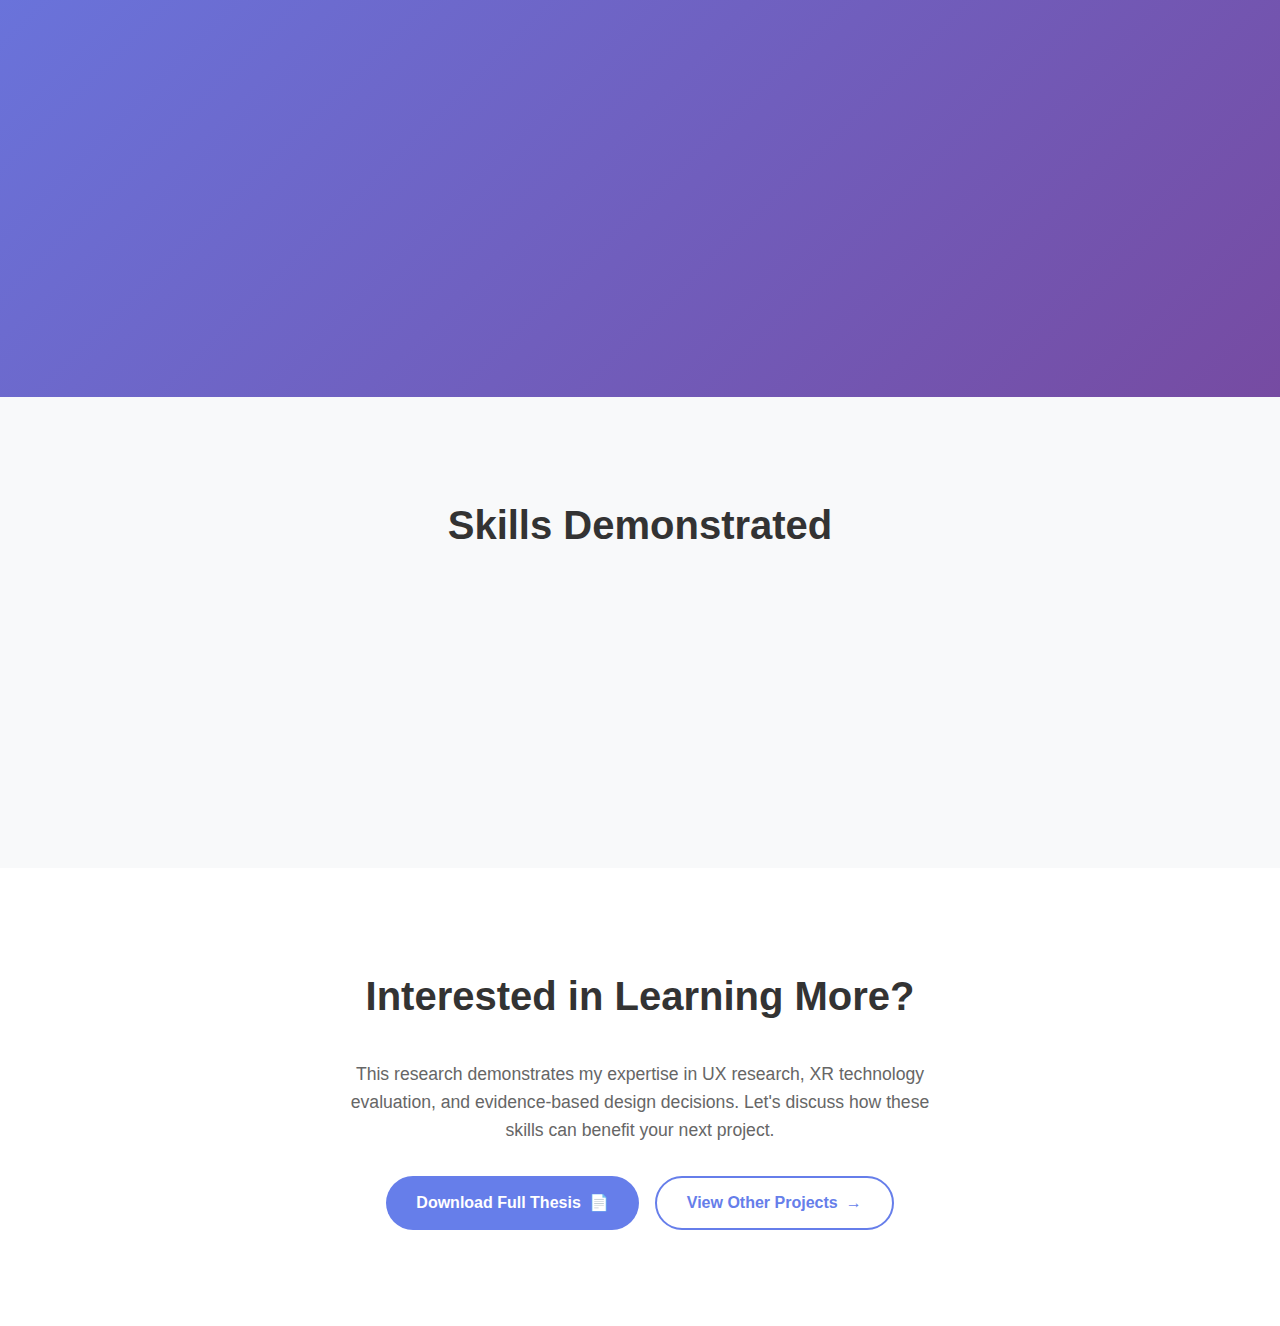
<file: hologram.html>
<!DOCTYPE html>
<html lang="en">
<head>
    <meta charset="UTF-8">
    <meta name="viewport" content="width=device-width, initial-scale=1.0">
    <title>3D Hologram Museum Research - Ruiyu Wang</title>
    <style>
        :root {
            --brand-1: #667eea;
            --brand-2: #764ba2;
            --text: #333;
            --muted: #666;
            --bg-grad: linear-gradient(135deg, var(--brand-1) 0%, var(--brand-2) 100%);
            --white: #fff;
            --bg-light: #f8f9fa;
        }

        * {
            margin: 0;
            padding: 0;
            box-sizing: border-box;
        }

        body {
            font-family: 'Inter', -apple-system, BlinkMacSystemFont, sans-serif;
            line-height: 1.6;
            color: var(--text);
            background: #fafafa;
        }

        .container {
            max-width: 1200px;
            margin: 0 auto;
            padding: 0 20px;
        }

        .navbar {
            position: fixed;
            top: 0;
            width: 100%;
            background: rgba(255, 255, 255, 0.95);
            backdrop-filter: blur(10px);
            z-index: 1000;
            padding: 1rem 0;
            border-bottom: 1px solid rgba(0, 0, 0, 0.1);
        }

        .nav-content {
            display: flex;
            justify-content: space-between;
            align-items: center;
            max-width: 1200px;
            margin: 0 auto;
            padding: 0 20px;
        }

        .logo {
            font-size: 1.2rem;
            font-weight: 700;
            color: var(--text);
            text-decoration: none;
        }

        .back-btn {
            display: inline-flex;
            align-items: center;
            gap: 0.5rem;
            padding: 8px 16px;
            background: var(--bg-grad);
            color: white;
            text-decoration: none;
            font-weight: 500;
            border-radius: 20px;
            transition: all 0.3s ease;
            box-shadow: 0 2px 10px rgba(102, 126, 234, 0.2);
        }

        .back-btn:hover {
            transform: translateY(-1px);
            box-shadow: 0 4px 15px rgba(102, 126, 234, 0.3);
        }

        .back-btn::before {
            content: '←';
            font-size: 1.1em;
        }

        .scroll-progress {
            position: fixed;
            top: 0;
            left: 0;
            width: 0%;
            height: 3px;
            background: var(--bg-grad);
            z-index: 1001;
            transition: width 0.25s ease;
        }

        .hero-section {
            margin-top: 80px;
            padding: 4rem 0;
            background: var(--bg-grad);
            color: white;
            position: relative;
            overflow: hidden;
        }

        .hero-section::before {
            content: '';
            position: absolute;
            top: 0;
            left: 0;
            right: 0;
            bottom: 0;
            background: url('data:image/svg+xml,<svg xmlns="http://www.w3.org/2000/svg" viewBox="0 0 100 100"><defs><pattern id="grid" width="10" height="10" patternUnits="userSpaceOnUse"><path d="M 10 0 L 0 0 0 10" fill="none" stroke="rgba(255,255,255,0.1)" stroke-width="0.5"/></pattern></defs><rect width="100" height="100" fill="url(%23grid)"/></svg>');
            opacity: 0.5;
        }

        .hero-content {
            position: relative;
            z-index: 2;
            text-align: center;
            max-width: 800px;
            margin: 0 auto;
        }

        .project-title {
            font-size: clamp(2rem, 4vw, 3.5rem);
            font-weight: 700;
            margin-bottom: 1rem;
            opacity: 0;
            animation: slideUp 1s ease 0.3s forwards;
        }

        .project-subtitle {
            font-size: 1.3rem;
            margin-bottom: 2rem;
            opacity: 0;
            animation: slideUp 1s ease 0.5s forwards;
            color: rgba(255, 255, 255, 0.9);
        }

        .project-meta {
            display: flex;
            justify-content: center;
            gap: 2rem;
            flex-wrap: wrap;
            opacity: 0;
            animation: slideUp 1s ease 0.7s forwards;
        }

        .meta-item {
            background: rgba(255, 255, 255, 0.2);
            padding: 0.5rem 1rem;
            border-radius: 25px;
            font-size: 0.9rem;
            font-weight: 500;
            color: white;
        }

        @keyframes slideUp {
            from {
                opacity: 0;
                transform: translateY(30px);
            }
            to {
                opacity: 1;
                transform: translateY(0);
            }
        }

        .content-section {
            padding: 4rem 0;
            background: white;
        }

        .section-grid {
            display: grid;
            grid-template-columns: 1fr 1fr;
            gap: 4rem;
            margin-bottom: 4rem;
        }

        .section-title {
            font-size: 2rem;
            font-weight: 700;
            margin-bottom: 1.5rem;
            color: #333;
        }

        .section-text {
            font-size: 1.1rem;
            line-height: 1.8;
            color: #555;
            margin-bottom: 1.5rem;
        }

        .highlight-box {
            background: linear-gradient(135deg, #f5f7fa 0%, #c3cfe2 100%);
            padding: 2rem;
            border-radius: 15px;
            border-left: 4px solid #667eea;
        }

        .research-setup {
            background: #f8f9fa;
            padding: 4rem 0;
        }

        .setup-grid {
            display: grid;
            grid-template-columns: repeat(4, 1fr); /* 改为固定4列 */
            gap: 1.5rem;
            margin-top: 2rem;
        }

        /* 添加响应式支持 */
        @media (max-width: 1200px) {
            .setup-grid {
                grid-template-columns: repeat(2, 1fr);
                gap: 1rem;
            }
        }

        @media (max-width: 640px) {
            .setup-grid {
                grid-template-columns: 1fr;
            }
        }

        /* 调整卡片样式以适应单行布局 */
        .setup-card {
            background: white;
            padding: 1.5rem;
            border-radius: 15px;
            box-shadow: 0 5px 20px rgba(0, 0, 0, 0.08);
            transition: transform 0.3s ease, box-shadow 0.3s ease;
            height: 100%; /* 确保所有卡片高度一致 */
            display: flex;
            flex-direction: column;
        }

        .setup-card h3 {
            font-size: 1.1rem; /* 减小标题大小 */
            margin-bottom: 0.8rem;
        }

        .setup-card p {
            font-size: 0.9rem; /* 减小文字大小 */
            margin: 0;
            flex-grow: 1; /* 让文本区域填充剩余空间 */
        }

        .card-icon {
            width: 50px; /* 减小图标大小 */
            height: 50px;
            min-width: 50px;
            margin-bottom: 0.8rem;
            font-size: 1.2rem;
        }

        .results-section {
            padding: 4rem 0;
            background: white;
        }

        .results-grid {
            display: grid;
            grid-template-columns: repeat(auto-fit, minmax(250px, 1fr));
            gap: 2rem;
            margin-top: 3rem;
        }

        .result-card {
            text-align: center;
            padding: 2rem;
            background: #f8f9fa;
            border-radius: 15px;
            border: 2px solid transparent;
            transition: all 0.3s ease;
        }

        .result-card:hover {
            border-color: #667eea;
            background: white;
            box-shadow: 0 10px 25px rgba(102, 126, 234, 0.1);
        }

        .result-number {
            font-size: 2.5rem;
            font-weight: 700;
            color: #667eea;
            margin-bottom: 0.5rem;
        }

        .result-label {
            font-size: 0.9rem;
            color: #666;
            text-transform: uppercase;
            letter-spacing: 1px;
            margin-bottom: 1rem;
        }

        .implications-section {
            background: var(--bg-grad);
            color: white;
            padding: 4rem 0;
        }

        .implications-section h2,
        .implications-section h3,
        .implications-section p {
            color: white;
        }

        .implication-card {
            background: rgba(255, 255, 255, 0.1);
            padding: 2rem;
            border-radius: 15px;
            backdrop-filter: blur(10px);
            border: 1px solid rgba(255, 255, 255, 0.2);
            transition: transform 0.3s ease;
            color: white;
        }

        .skills-showcase {
            background: #f8f9fa;
            padding: 4rem 0;
        }

        .skills-grid {
            display: grid;
            grid-template-columns: repeat(auto-fit, minmax(200px, 1fr));
            gap: 1rem;
            margin-top: 2rem;
        }

        .skill-tag {
            background: white;
            padding: 1rem 1.5rem;
            border-radius: 25px;
            text-align: center;
            font-weight: 500;
            color: #333;
            box-shadow: 0 2px 10px rgba(0, 0, 0, 0.05);
            transition: all 0.3s ease;
        }

        .skill-tag:hover {
            background: #667eea;
            color: white;
            transform: translateY(-2px);
        }

        .cta-section {
            background: white;
            padding: 4rem 0;
            text-align: center;
        }

        .cta-buttons {
            display: flex;
            justify-content: center;
            gap: 1rem;
            margin-top: 2rem;
            flex-wrap: wrap;
        }

        .btn {
            padding: 12px 30px;
            border-radius: 50px;
            font-weight: 600;
            text-decoration: none;
            transition: all 0.3s ease;
            display: inline-flex;
            align-items: center;
            gap: 8px;
        }

        .btn-primary {
            background: #667eea;
            color: white;
            border: none;
        }

        .btn-primary:hover {
            background: #5a67d8;
            transform: translateY(-2px);
        }

        .btn-secondary {
            background: transparent;
            color: #667eea;
            border: 2px solid #667eea;
        }

        .btn-secondary:hover {
            background: #667eea;
            color: white;
            transform: translateY(-2px);
        }

        .visual-separator {
            height: 100px;
            background: linear-gradient(45deg, #667eea, #764ba2);
            clip-path: polygon(0 0, 100% 0, 100% 50%, 0 100%);
            margin: 2rem 0;
        }

        @media (max-width: 768px) {
            .section-grid {
                grid-template-columns: 1fr;
                gap: 2rem;
            }
            
            .project-meta {
                flex-direction: column;
                align-items: center;
            }
            
            .cta-buttons {
                flex-direction: column;
                align-items: center;
            }
        }

        .fade-in {
            opacity: 0;
            transform: translateY(20px);
            transition: opacity 0.6s ease, transform 0.6s ease;
        }

        .fade-in.visible {
            opacity: 1;
            transform: translateY(0);
        }

        /* 调整所有section的基础样式 */
        .section {
            padding: 4rem 0;
        }

        /* 英雄区域调整 */
        .hero-section {
            min-height: 80vh;
            padding: 120px 0 80px;
            background: var(--bg-grad);
            color: white;
            display: flex;
            align-items: center;
        }

        /* 内容区域调整 */
        .content-section {
            background: white;
            padding: 6rem 0;
        }

        /* 研究方法部分调整 */
        .research-setup {
            background: var(--bg-light);
            padding: 6rem 0;
        }

        /* 结果部分调整 */
        .results-section {
            background: white;
            padding: 6rem 0;
        }

        /* Design Implications部分调整 */
        .implications-section {
            background: var(--bg-grad);
            padding: 6rem 0;
            color: white;
        }

        /* 技能展示部分调整 */
        .skills-showcase {
            background: var(--bg-light);
            padding: 6rem 0;
        }

        /* CTA部分调整 */
        .cta-section {
            background: white;
            padding: 6rem 0;
            text-align: center;
        }

        /* 统一section间的视觉分隔 */
        .visual-separator {
            height: 120px;
            margin: -60px 0;
        }

        /* 统一所有section的内容容器间距 */
        .section .container {
            max-width: 1200px;
            margin: 0 auto;
            padding: 0 2rem;
        }

        /* 统一所有section标题的样式和间距 */
        .section-title {
            font-size: 2.5rem;
            font-weight: 700;
            margin-bottom: 2rem;
            text-align: center;
        }

        .section-subtitle {
            text-align: center;
            max-width: 700px;
            margin: 0 auto 3rem;
            color: var(--muted);
        }
    </style>
</head>
<body>
    <div class="scroll-progress"></div>
    
    <nav class="navbar">
        <div class="nav-content">
            <a href="index.html" class="logo">Ruiyu Wang</a>
            <a href="index.html" class="back-btn">Back to Portfolio</a>
        </div>
    </nav>

    <section class="hero-section">
        <div class="container">
            <div class="hero-content">
                <h1 class="project-title">3D Hologram Museum Research</h1>
                <p class="project-subtitle">Investigating the Effects of Pepper's Ghost Technology on Knowledge Acquisition and Visitor Experience</p>
                <div class="project-meta">
                    <div class="meta-item">Bachelor's Thesis</div>
                    <div class="meta-item">University of Tübingen</div>
                    <div class="meta-item">2024</div>
                    <div class="meta-item">Cognitive Science</div>
                </div>
            </div>
        </div>
    </section>

    <section class="content-section">
        <div class="container">
            <div class="section-grid">
                <div>
                    <h2 class="section-title">Project Overview</h2>
                    <p class="section-text">
                        This research investigated whether Pepper's Ghost holographic technology could enhance museum visitor experiences and learning outcomes compared to traditional screen displays. The study was conducted in collaboration with the Leibniz Institute for Knowledge Media and focused on a maritime museum exhibition context.
                    </p>
                    <p class="section-text">
                        The research addressed a critical gap in understanding how emerging display technologies impact cognitive processing, knowledge retention, and overall visitor engagement in cultural heritage settings.
                    </p>
                </div>
                <div class="highlight-box">
                    <h3 style="margin-bottom: 1rem; color: #333; font-size: 1.3rem;">Key Research Question</h3>
                    <p style="font-size: 1.1rem; color: #555; font-style: italic;">
                        "Does Pepper's Ghost technology provide educational and experiential advantages over traditional screen-based displays in museum environments?"
                    </p>
                </div>
            </div>
        </div>
    </section>

    <section class="research-setup">
        <div class="container">
            <h2 class="section-title" style="text-align: center; margin-bottom: 2rem;">Research Methodology</h2>
            <div class="setup-grid">
                <div class="setup-card fade-in">
                    <div class="card-icon">👥</div>
                    <h3 style="margin-bottom: 1rem;">Participants</h3>
                    <p><strong>50 participants</strong> (ages 19-66) recruited from diverse academic backgrounds, excluding physics/engineering to avoid prior knowledge bias.</p>
                </div>
                <div class="setup-card fade-in">
                    <div class="card-icon">🏛️</div>
                    <h3 style="margin-bottom: 1rem;">Experimental Setup</h3>
                    <p>Controlled museum environment featuring maritime artifacts with <strong>Pepper's Ghost vs. traditional screen</strong> comparison.</p>
                </div>
                <div class="setup-card fade-in">
                    <div class="card-icon">📊</div>
                    <h3 style="margin-bottom: 1rem;">Measurements</h3>
                    <p>Knowledge acquisition tests, cognitive load assessment, object presence evaluation, and visitor experience questionnaires.</p>
                </div>
                <div class="setup-card fade-in">
                    <div class="card-icon">🔬</div>
                    <h3 style="margin-bottom: 1rem;">Design</h3>
                    <p><strong>Between-subjects design</strong> with randomized assignment to ensure unbiased comparison between display methods.</p>
                </div>
            </div>
        </div>
    </section>

    <div class="visual-separator"></div>

    <section class="results-section">
        <div class="container">
            <h2 class="section-title" style="text-align: center;">Key Findings</h2>
            <p style="text-align: center; font-size: 1.1rem; color: #666; max-width: 600px; margin: 0 auto;">
                Comprehensive analysis across multiple dimensions of user experience and learning outcomes
            </p>
            <div class="results-grid">
                <div class="result-card fade-in">
                    <div class="result-number">No Sig.</div>
                    <div class="result-label">Knowledge Retention</div>
                    <p>Both display methods showed equally high information retention rates (Screen: 7.84/12, Hologram: 7.48/12)</p>
                </div>
                <div class="result-card fade-in">
                    <div class="result-number">Equal</div>
                    <div class="result-label">Cognitive Load</div>
                    <p>No significant differences in extraneous, intrinsic, or germane cognitive load between conditions</p>
                </div>
                <div class="result-card fade-in">
                    <div class="result-number">Similar</div>
                    <div class="result-label">Object Presence</div>
                    <p>Pepper's Ghost did not significantly enhance the perception of object presence (4.04 vs 3.84/7)</p>
                </div>
                <div class="result-card fade-in">
                    <div class="result-number">Comparable</div>
                    <div class="result-label">Visitor Experience</div>
                    <p>High satisfaction scores across education, aesthetics, entertainment, and escapism dimensions</p>
                </div>
            </div>
        </div>
    </section>

    <section class="implications-section">
        <div class="container">
            <h2 class="section-title" style="text-align: center; margin-bottom: 2rem;">Design Implications & Insights</h2>
            <div class="implications-grid">
                <div class="implication-card fade-in">
                    <h3 style="margin-bottom: 1rem;">💡 Technology vs. Content</h3>
                    <p>Visual novelty alone doesn't guarantee enhanced learning. Content quality and presentation structure remain primary factors in educational effectiveness.</p>
                </div>
                <div class="implication-card fade-in">
                    <h3 style="margin-bottom: 1rem;">🎯 Interactivity Matters</h3>
                    <p>Passive viewing experiences, even with advanced display technology, may not significantly enhance engagement compared to active, interactive elements.</p>
                </div>
                <div class="implication-card fade-in">
                    <h3 style="margin-bottom: 1rem;">🌟 Environmental Factors</h3>
                    <p>Lighting conditions critically impact holographic display effectiveness. Darker environments enhance the illusion and user immersion.</p>
                </div>
                <div class="implication-card fade-in">
                    <h3 style="margin-bottom: 1rem;">📈 Cost-Benefit Analysis</h3>
                    <p>Museums should carefully evaluate the cost-effectiveness of premium display technologies against traditional, well-designed alternatives.</p>
                </div>
            </div>
        </div>
    </section>

    <section class="skills-showcase">
        <div class="container">
            <h2 class="section-title" style="text-align: center; margin-bottom: 2rem;">Skills Demonstrated</h2>
            <div class="skills-grid">
                <div class="skill-tag fade-in">User Research Design</div>
                <div class="skill-tag fade-in">Statistical Analysis</div>
                <div class="skill-tag fade-in">Experimental Psychology</div>
                <div class="skill-tag fade-in">XR Technology Evaluation</div>
                <div class="skill-tag fade-in">Human-Computer Interaction</div>
                <div class="skill-tag fade-in">Museum Experience Design</div>
                <div class="skill-tag fade-in">Cognitive Load Theory</div>
                <div class="skill-tag fade-in">Data Visualization</div>
                <div class="skill-tag fade-in">Academic Writing</div>
                <div class="skill-tag fade-in">Questionnaire Design</div>
            </div>
        </div>
    </section>

    <section class="cta-section">
        <div class="container">
            <h2 class="section-title">Interested in Learning More?</h2>
            <p style="font-size: 1.1rem; color: #666; max-width: 600px; margin: 0 auto;">
                This research demonstrates my expertise in UX research, XR technology evaluation, and evidence-based design decisions. Let's discuss how these skills can benefit your next project.
            </p>
            <div class="cta-buttons">
                <a href="mailto:ruiyu_wang@outlook.com" class="btn btn-primary">
                    <span>Download Full Thesis</span>
                    <span>📄</span>
                </a>
                <a href="#" class="btn btn-secondary">
                    <span>View Other Projects</span>
                    <span>→</span>
                </a>
            </div>
        </div>
    </section>

    <script>
        // Intersection Observer for fade-in animations
        const observerOptions = {
            threshold: 0.1,
            rootMargin: '0px 0px -50px 0px'
        };

        const observer = new IntersectionObserver((entries) => {
            entries.forEach(entry => {
                if (entry.isIntersecting) {
                    entry.target.classList.add('visible');
                }
            });
        }, observerOptions);

        // Observe all fade-in elements
        document.querySelectorAll('.fade-in').forEach(el => {
            observer.observe(el);
        });

        // Smooth scrolling for navigation
        document.querySelectorAll('a[href^="#"]').forEach(anchor => {
            anchor.addEventListener('click', function (e) {
                e.preventDefault();
                const target = document.querySelector(this.getAttribute('href'));
                if (target) {
                    target.scrollIntoView({
                        behavior: 'smooth',
                        block: 'start'
                    });
                }
            });
        });

        // Navbar scroll effect
        window.addEventListener('scroll', () => {
            const navbar = document.querySelector('.navbar');
            if (window.scrollY > 100) {
                navbar.style.boxShadow = '0 2px 20px rgba(0, 0, 0, 0.1)';
            } else {
                navbar.style.boxShadow = 'none';
            }

            // Add scroll progress tracking
            const winScroll = document.body.scrollTop || document.documentElement.scrollTop;
            const height = document.documentElement.scrollHeight - document.documentElement.clientHeight;
            const scrolled = (winScroll / height) * 100;
            document.querySelector('.scroll-progress').style.width = scrolled + '%';
        });
    </script>
</body>
</html>
</file>
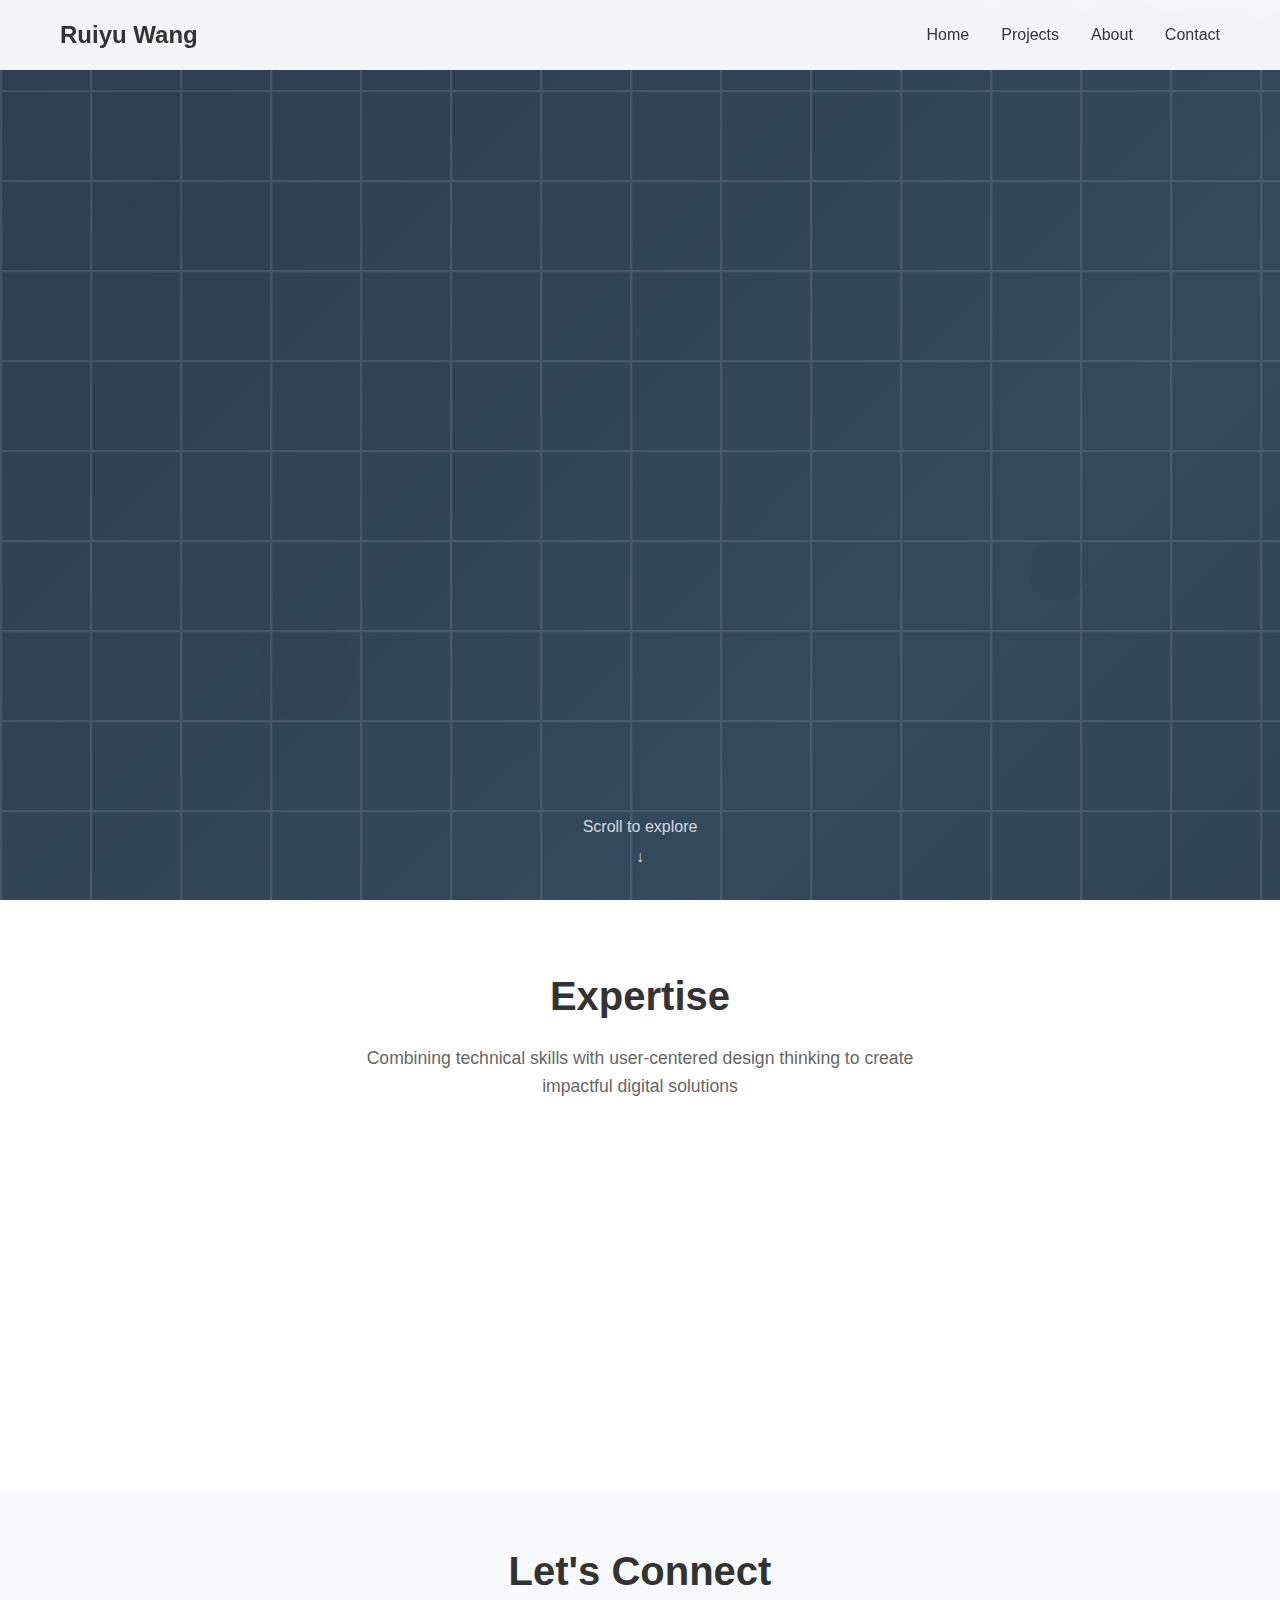
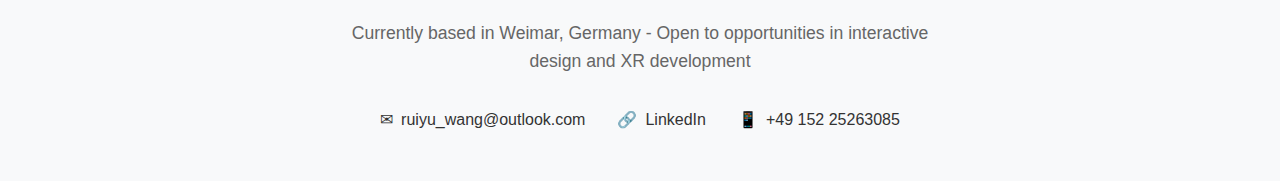
<file: index-3.html>
<!DOCTYPE html>
<html lang="en">
<head>
    <meta charset="UTF-8">
    <meta name="viewport" content="width=device-width, initial-scale=1.0">
    <title>Ruiyu Wang - Interactive Designer & XR Developer</title>
    <style>
        * {
            margin: 0;
            padding: 0;
            box-sizing: border-box;
        }

        body {
            font-family: 'Inter', -apple-system, BlinkMacSystemFont, sans-serif;
            line-height: 1.6;
            color: #333;
            background: linear-gradient(135deg, #2c3e50 0%, #34495e 50%, #2c3e50 100%);
            min-height: 100vh;
            overflow-x: hidden;
        }

        .container {
            max-width: 1200px;
            margin: 0 auto;
            padding: 0 20px;
        }

        .navbar {
            position: fixed;
            top: 0;
            width: 100%;
            background: rgba(255, 255, 255, 0.95);
            backdrop-filter: blur(10px);
            z-index: 1000;
            padding: 1rem 0;
            transition: all 0.3s ease;
        }

        .nav-content {
            display: flex;
            justify-content: space-between;
            align-items: center;
            max-width: 1200px;
            margin: 0 auto;
            padding: 0 20px;
        }

        .logo {
            font-size: 1.5rem;
            font-weight: 700;
            color: #333;
        }

        .nav-links {
            display: flex;
            list-style: none;
            gap: 2rem;
        }

        .nav-links a {
            text-decoration: none;
            color: #333;
            font-weight: 500;
            transition: color 0.3s ease;
            position: relative;
        }

        .nav-links a:hover {
            color: #34495e;
        }

        .nav-links a::after {
            content: '';
            position: absolute;
            bottom: -5px;
            left: 0;
            width: 0;
            height: 2px;
            background: #34495e;
            transition: width 0.3s ease;
        }

        .nav-links a:hover::after {
            width: 100%;
        }

        .hero {
            min-height: 100vh;
            display: flex;
            align-items: center;
            justify-content: center;
            text-align: center;
            position: relative;
            overflow: hidden;
        }

        .hero::before {
            content: '';
            position: absolute;
            top: 0;
            left: 0;
            right: 0;
            bottom: 0;
            background: url('data:image/svg+xml,<svg xmlns="http://www.w3.org/2000/svg" viewBox="0 0 100 100"><defs><pattern id="grid" width="10" height="10" patternUnits="userSpaceOnUse"><path d="M 10 0 L 0 0 0 10" fill="none" stroke="rgba(255,255,255,0.1)" stroke-width="0.5"/></pattern></defs><rect width="100" height="100" fill="url(%23grid)"/></svg>');
            animation: float 20s ease-in-out infinite;
        }

        @keyframes float {
            0%, 100% { transform: translateY(0px) rotate(0deg); }
            50% { transform: translateY(-20px) rotate(2deg); }
        }

        .hero-content {
            position: relative;
            z-index: 2;
            color: white;
            max-width: 800px;
            display: flex;
            flex-direction: column;
            align-items: center;
        }

        .profile-image {
            width: 180px;
            height: 180px;
            border-radius: 50%;
            border: 6px solid rgba(255, 255, 255, 0.3);
            margin-bottom: 2rem;
            opacity: 0;
            animation: slideUp 1s ease 0.3s forwards;
            box-shadow: 0 20px 40px rgba(0, 0, 0, 0.2);
            transition: transform 0.3s ease;
            object-fit: cover;
        }

        .profile-image:hover {
            transform: scale(1.05);
        }

        .hero-title {
            font-size: clamp(2.5rem, 5vw, 4rem);
            font-weight: 700;
            margin-bottom: 1rem;
            opacity: 0;
            animation: slideUp 1s ease 0.5s forwards;
            text-align: center;
        }

        .hero-subtitle {
            font-size: clamp(1.2rem, 3vw, 1.5rem);
            margin-bottom: 2rem;
            opacity: 0;
            animation: slideUp 1s ease 0.7s forwards;
            color: rgba(255, 255, 255, 0.9);
        }

        .hero-description {
            font-size: 1.1rem;
            margin-bottom: 3rem;
            opacity: 0;
            animation: slideUp 1s ease 0.9s forwards;
            color: rgba(255, 255, 255, 0.8);
            line-height: 1.8;
        }

        @keyframes slideUp {
            from {
                opacity: 0;
                transform: translateY(30px);
            }
            to {
                opacity: 1;
                transform: translateY(0);
            }
        }

        .cta-buttons {
            display: flex;
            gap: 1rem;
            justify-content: center;
            flex-wrap: wrap;
            opacity: 0;
            animation: slideUp 1s ease 1.1s forwards;
        }

        .btn {
            padding: 12px 30px;
            border: none;
            border-radius: 50px;
            font-weight: 600;
            text-decoration: none;
            transition: all 0.3s ease;
            cursor: pointer;
            display: inline-flex;
            align-items: center;
            gap: 8px;
        }

        .btn-primary {
            background: white;
            color: #333;
        }

        .btn-primary:hover {
            transform: translateY(-2px);
            box-shadow: 0 10px 25px rgba(255, 255, 255, 0.2);
        }

        .btn-secondary {
            background: transparent;
            color: white;
            border: 2px solid white;
        }

        .btn-secondary:hover {
            background: white;
            color: #333;
            transform: translateY(-2px);
        }

        .skills-section {
            background: white;
            padding: 4rem 0;
            position: relative;
        }

        .skills-grid {
            display: grid;
            grid-template-columns: repeat(auto-fit, minmax(250px, 1fr));
            gap: 2rem;
            margin-top: 3rem;
        }

        .skill-card {
            background: linear-gradient(135deg, #f5f7fa 0%, #c3cfe2 100%);
            padding: 2rem;
            border-radius: 15px;
            text-align: center;
            transition: transform 0.3s ease, box-shadow 0.3s ease;
            border: 1px solid rgba(255, 255, 255, 0.2);
        }

        .skill-card:hover {
            transform: translateY(-5px);
            box-shadow: 0 20px 40px rgba(44, 62, 80, 0.15);
        }

        .skill-icon {
            width: 60px;
            height: 60px;
            background: linear-gradient(135deg, #667eea 0%, #764ba2 100%);
            border-radius: 50%;
            display: flex;
            align-items: center;
            justify-content: center;
            margin: 0 auto 1rem;
            font-size: 1.5rem;
            color: white;
        }

        .section-title {
            text-align: center;
            font-size: 2.5rem;
            font-weight: 700;
            margin-bottom: 1rem;
            color: #333;
        }

        .section-subtitle {
            text-align: center;
            font-size: 1.1rem;
            color: #666;
            max-width: 600px;
            margin: 0 auto;
        }

        .contact-info {
            background: #f8f9fa;
            padding: 3rem 0;
            text-align: center;
        }

        .contact-links {
            display: flex;
            justify-content: center;
            gap: 2rem;
            margin-top: 2rem;
            flex-wrap: wrap;
        }

        .contact-link {
            display: flex;
            align-items: center;
            gap: 0.5rem;
            color: #333;
            text-decoration: none;
            font-weight: 500;
            transition: color 0.3s ease;
        }

        .contact-link:hover {
            color: #667eea;
        }

        .floating-elements {
            position: absolute;
            width: 100%;
            height: 100%;
            pointer-events: none;
        }

        .floating-element {
            position: absolute;
            background: rgba(44, 62, 80, 0.1);
            border-radius: 50%;
            animation: float 6s ease-in-out infinite;
        }

        .floating-element:nth-child(1) {
            width: 80px;
            height: 80px;
            top: 20%;
            left: 10%;
            animation-delay: 0s;
        }

        .floating-element:nth-child(2) {
            width: 60px;
            height: 60px;
            top: 60%;
            right: 15%;
            animation-delay: 2s;
        }

        .floating-element:nth-child(3) {
            width: 100px;
            height: 100px;
            bottom: 20%;
            left: 20%;
            animation-delay: 4s;
        }

        @media (max-width: 768px) {
            .nav-links {
                display: none;
            }
            
            .cta-buttons {
                flex-direction: column;
                align-items: center;
            }
            
            .contact-links {
                flex-direction: column;
                align-items: center;
            }
        }

        .scroll-indicator {
            position: absolute;
            bottom: 30px;
            left: 50%;
            transform: translateX(-50%);
            color: rgba(255, 255, 255, 0.8);
            animation: bounce 2s infinite;
        }

        @keyframes bounce {
            0%, 20%, 50%, 80%, 100% {
                transform: translateX(-50%) translateY(0);
            }
            40% {
                transform: translateX(-50%) translateY(-10px);
            }
            60% {
                transform: translateX(-50%) translateY(-5px);
            }
        }
    </style>
</head>
<body>
    <nav class="navbar">
        <div class="nav-content">
            <div class="logo">Ruiyu Wang</div>
            <ul class="nav-links">
                <li><a href="#home">Home</a></li>
                <li><a href="#projects">Projects</a></li>
                <li><a href="#about">About</a></li>
                <li><a href="#contact">Contact</a></li>
            </ul>
        </div>
    </nav>

    <section class="hero" id="home">
        <div class="floating-elements">
            <div class="floating-element"></div>
            <div class="floating-element"></div>
            <div class="floating-element"></div>
        </div>
        
        <div class="hero-content">
            <img src="./IMG_1003.JPG" 
                 alt="Ruiyu Wang Profile" 
                 class="profile-image">
            <h1 class="hero-title">Ruiyu Wang</h1>
            <p class="hero-subtitle">Interactive Designer & XR Developer</p>
            <p class="hero-description">
                Bridging cognitive science and human-computer interaction to create meaningful digital experiences. 
                Specializing in VR/AR applications, user research, and innovative interface design.
            </p>
            <div class="cta-buttons">
                <a href="#projects" class="btn btn-primary">
                    <span>View My Work</span>
                    <span>→</span>
                </a>
                <a href="mailto:ruiyu_wang@outlook.com" class="btn btn-secondary">
                    <span>Get In Touch</span>
                    <span>✉</span>
                </a>
            </div>
        </div>
        
        <div class="scroll-indicator">
            <span>Scroll to explore</span>
            <div style="text-align: center; margin-top: 5px;">↓</div>
        </div>
    </section>

    <section class="skills-section">
        <div class="container">
            <h2 class="section-title">Expertise</h2>
            <p class="section-subtitle">
                Combining technical skills with user-centered design thinking to create impactful digital solutions
            </p>
            
            <div class="skills-grid">
                <div class="skill-card">
                    <div class="skill-icon">🥽</div>
                    <h3>XR Development</h3>
                    <p>Unity, C#, VR/AR applications with focus on immersive user experiences and interaction design</p>
                </div>
                
                <div class="skill-card">
                    <div class="skill-icon">🎨</div>
                    <h3>UI/UX Design</h3>
                    <p>Figma, user research, prototyping, and iterative design processes for digital products</p>
                </div>
                
                <div class="skill-card">
                    <div class="skill-icon">🔬</div>
                    <h3>User Research</h3>
                    <p>Data analysis, A/B testing, behavioral studies, and evidence-based design decisions</p>
                </div>
                
                <div class="skill-card">
                    <div class="skill-icon">💻</div>
                    <h3>Frontend Development</h3>
                    <p>React, JavaScript, responsive web design, and interactive web applications</p>
                </div>
            </div>
        </div>
    </section>

    <section class="contact-info" id="contact">
        <div class="container">
            <h2 class="section-title">Let's Connect</h2>
            <p class="section-subtitle">
                Currently based in Weimar, Germany - Open to opportunities in interactive design and XR development
            </p>
            
            <div class="contact-links">
                <a href="mailto:ruiyu_wang@outlook.com" class="contact-link">
                    <span>✉</span>
                    <span>ruiyu_wang@outlook.com</span>
                </a>
                <a href="https://linkedin.com/in/ruiyu-wang" class="contact-link" target="_blank">
                    <span>🔗</span>
                    <span>LinkedIn</span>
                </a>
                <a href="tel:+4915225263085" class="contact-link">
                    <span>📱</span>
                    <span>+49 152 25263085</span>
                </a>
            </div>
        </div>
    </section>

    <script>
        // Smooth scrolling for navigation links
        document.querySelectorAll('a[href^="#"]').forEach(anchor => {
            anchor.addEventListener('click', function (e) {
                e.preventDefault();
                const target = document.querySelector(this.getAttribute('href'));
                if (target) {
                    target.scrollIntoView({
                        behavior: 'smooth',
                        block: 'start'
                    });
                }
            });
        });

        // Navbar background on scroll
        window.addEventListener('scroll', () => {
            const navbar = document.querySelector('.navbar');
            if (window.scrollY > 100) {
                navbar.style.background = 'rgba(255, 255, 255, 0.95)';
                navbar.style.boxShadow = '0 2px 20px rgba(0, 0, 0, 0.1)';
            } else {
                navbar.style.background = 'rgba(255, 255, 255, 0.95)';
                navbar.style.boxShadow = 'none';
            }
        });

        // Add intersection observer for animations
        const observerOptions = {
            threshold: 0.1,
            rootMargin: '0px 0px -50px 0px'
        };

        const observer = new IntersectionObserver((entries) => {
            entries.forEach(entry => {
                if (entry.isIntersecting) {
                    entry.target.style.opacity = '1';
                    entry.target.style.transform = 'translateY(0)';
                }
            });
        }, observerOptions);

        // Observe skill cards for scroll animations
        document.querySelectorAll('.skill-card').forEach(card => {
            card.style.opacity = '0';
            card.style.transform = 'translateY(20px)';
            card.style.transition = 'opacity 0.6s ease, transform 0.6s ease';
            observer.observe(card);
        });
    </script>
</body>
</html>
</file>
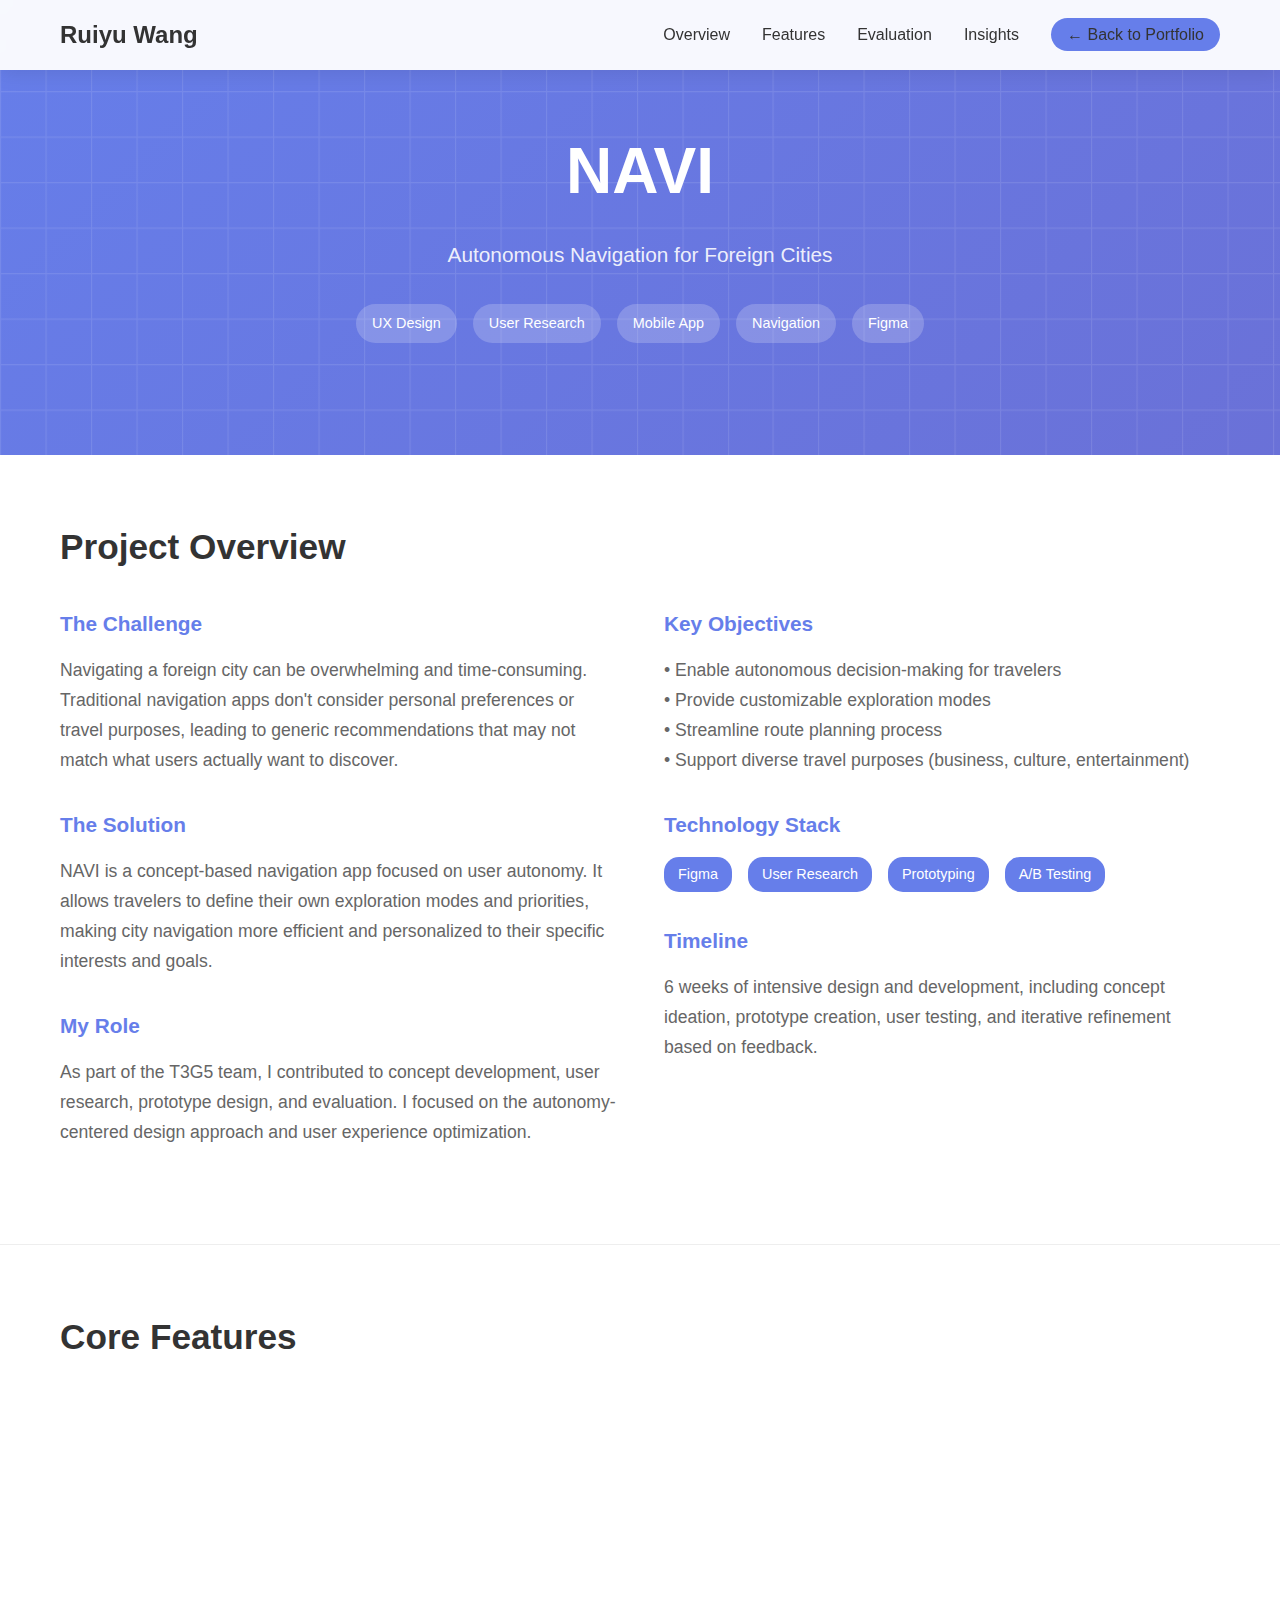
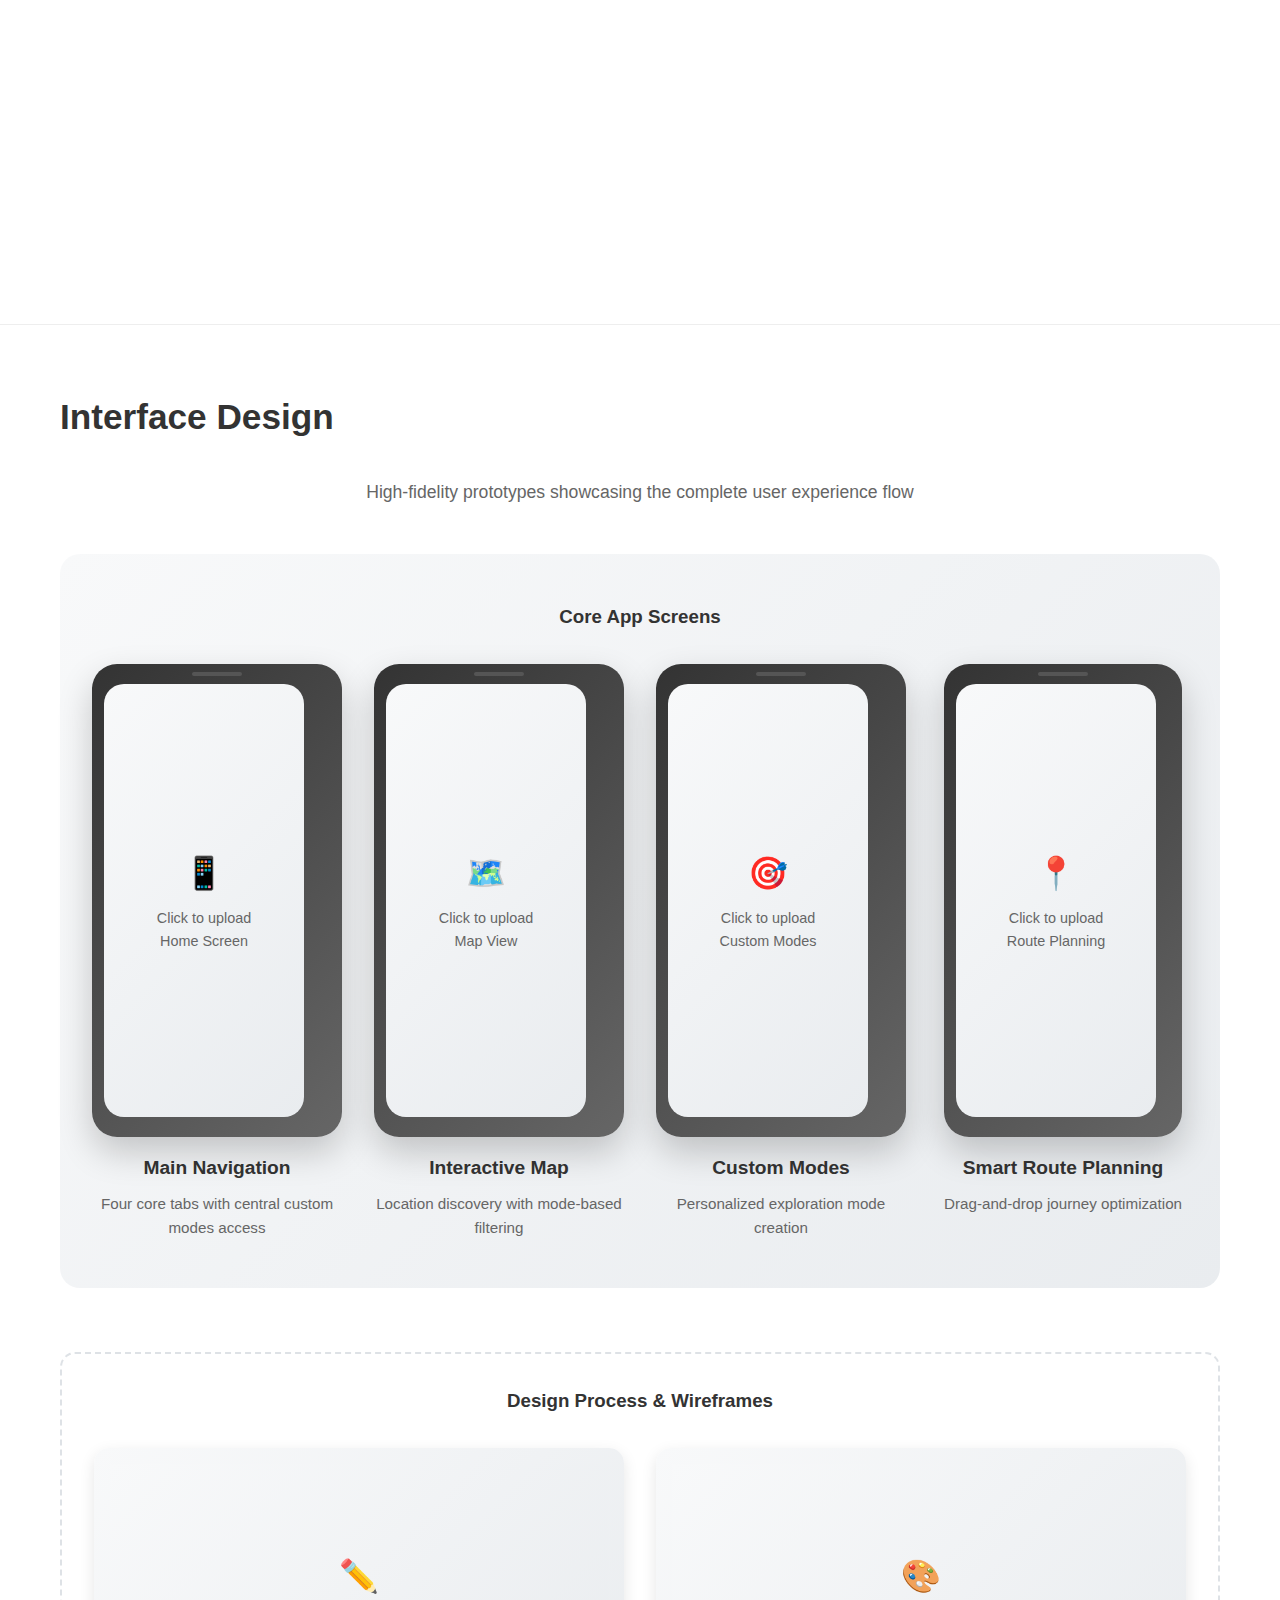
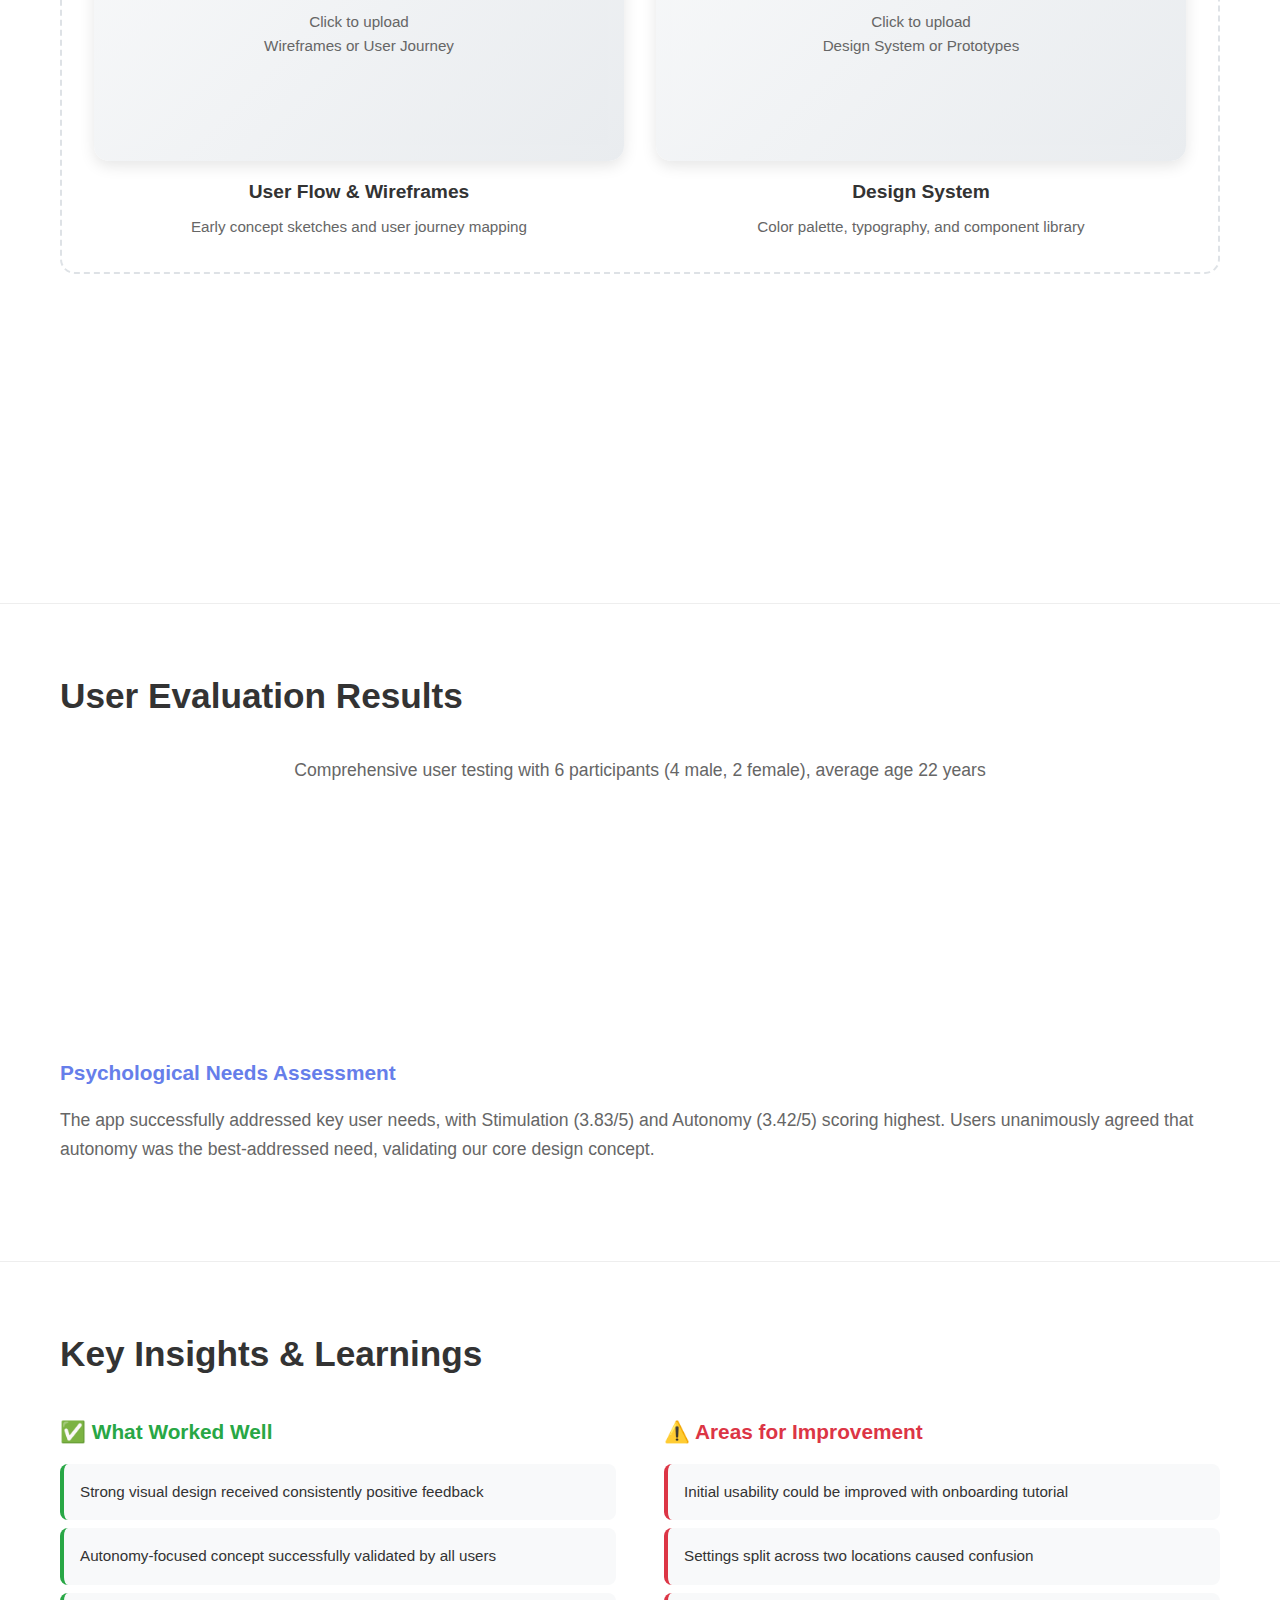
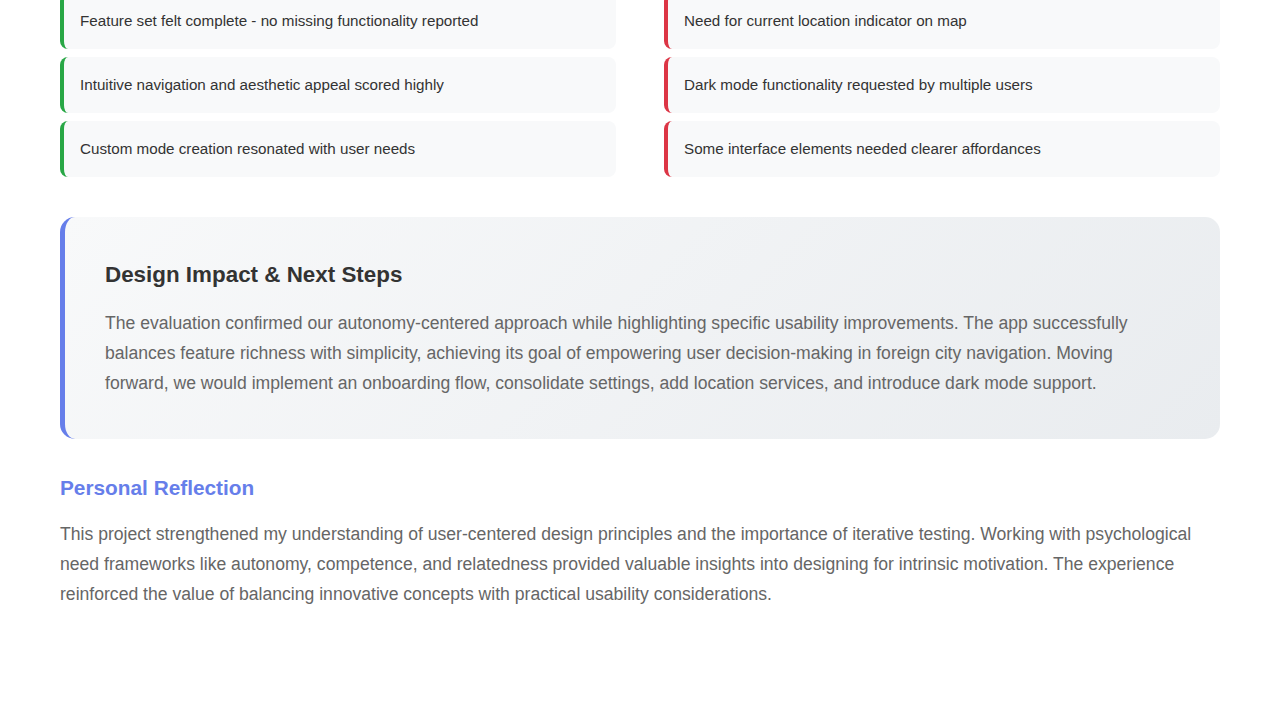
<file: NAVI Navigation App - Ruiyu Wang Portfolio.html>
<!DOCTYPE html>
<html lang="en">
<head>
    <meta charset="UTF-8">
    <meta name="viewport" content="width=device-width, initial-scale=1.0">
    <title>NAVI Navigation App - Ruiyu Wang Portfolio</title>
    <style>
        * {
            margin: 0;
            padding: 0;
            box-sizing: border-box;
        }

        body {
            font-family: 'Inter', -apple-system, BlinkMacSystemFont, sans-serif;
            line-height: 1.6;
            color: #333;
            background: linear-gradient(135deg, #667eea 0%, #764ba2 100%);
            min-height: 100vh;
        }

        .container {
            max-width: 1200px;
            margin: 0 auto;
            padding: 0 20px;
        }

        .navbar {
            position: fixed;
            top: 0;
            width: 100%;
            background: rgba(255, 255, 255, 0.95);
            backdrop-filter: blur(10px);
            z-index: 1000;
            padding: 1rem 0;
            transition: all 0.3s ease;
            box-shadow: 0 2px 20px rgba(0, 0, 0, 0.1);
        }

        .nav-content {
            display: flex;
            justify-content: space-between;
            align-items: center;
            max-width: 1200px;
            margin: 0 auto;
            padding: 0 20px;
        }

        .logo {
            font-size: 1.5rem;
            font-weight: 700;
            color: #333;
            text-decoration: none;
        }

        .nav-links {
            display: flex;
            list-style: none;
            gap: 2rem;
            align-items: center;
        }

        .nav-links a {
            text-decoration: none;
            color: #333;
            font-weight: 500;
            transition: color 0.3s ease;
        }

        .nav-links a:hover {
            color: #667eea;
        }

        .back-btn {
            background: #667eea;
            color: white;
            padding: 8px 16px;
            border-radius: 20px;
            text-decoration: none;
            font-weight: 500;
            transition: all 0.3s ease;
        }

        .back-btn:hover {
            background: #5a67d8;
            transform: translateY(-1px);
        }

        .hero-section {
            padding: 120px 0 80px;
            text-align: center;
            position: relative;
            overflow: hidden;
        }

        .hero-section::before {
            content: '';
            position: absolute;
            top: 0;
            left: 0;
            right: 0;
            bottom: 0;
            background: url('data:image/svg+xml,<svg xmlns="http://www.w3.org/2000/svg" viewBox="0 0 100 100"><defs><pattern id="grid" width="10" height="10" patternUnits="userSpaceOnUse"><path d="M 10 0 L 0 0 0 10" fill="none" stroke="rgba(255,255,255,0.1)" stroke-width="0.5"/></pattern></defs><rect width="100" height="100" fill="url(%23grid)"/></svg>');
            animation: float 20s ease-in-out infinite;
        }

        @keyframes float {
            0%, 100% { transform: translateY(0px) rotate(0deg); }
            50% { transform: translateY(-20px) rotate(2deg); }
        }

        .hero-content {
            position: relative;
            z-index: 2;
            color: white;
        }

        .project-title {
            font-size: clamp(2.5rem, 5vw, 4rem);
            font-weight: 700;
            margin-bottom: 1rem;
        }

        .project-subtitle {
            font-size: 1.3rem;
            margin-bottom: 2rem;
            color: rgba(255, 255, 255, 0.9);
        }

        .project-tags {
            display: flex;
            gap: 1rem;
            justify-content: center;
            flex-wrap: wrap;
            margin-bottom: 2rem;
        }

        .tag {
            background: rgba(255, 255, 255, 0.2);
            padding: 8px 16px;
            border-radius: 20px;
            font-size: 0.9rem;
            font-weight: 500;
        }

        .main-content {
            background: white;
            position: relative;
            z-index: 1;
        }

        .section {
            padding: 4rem 0;
            border-bottom: 1px solid #eee;
        }

        .section:last-child {
            border-bottom: none;
        }

        .section-title {
            font-size: 2.2rem;
            font-weight: 700;
            margin-bottom: 2rem;
            color: #333;
        }

        .two-column {
            display: grid;
            grid-template-columns: 1fr 1fr;
            gap: 3rem;
            align-items: start;
        }

        .content-block {
            margin-bottom: 2rem;
        }

        .content-block h3 {
            font-size: 1.3rem;
            font-weight: 600;
            margin-bottom: 1rem;
            color: #667eea;
        }

        .content-block p {
            font-size: 1.1rem;
            line-height: 1.7;
            color: #666;
        }

        .features-grid {
            display: grid;
            grid-template-columns: repeat(auto-fit, minmax(280px, 1fr));
            gap: 2rem;
            margin-top: 2rem;
        }

        .feature-card {
            background: linear-gradient(135deg, #f5f7fa 0%, #c3cfe2 100%);
            padding: 2rem;
            border-radius: 15px;
            transition: transform 0.3s ease;
        }

        .feature-card:hover {
            transform: translateY(-5px);
        }

        .feature-card h4 {
            font-size: 1.2rem;
            font-weight: 600;
            margin-bottom: 1rem;
            color: #333;
        }

        .feature-card p {
            color: #666;
            font-size: 1rem;
        }

        .tech-stack {
            display: flex;
            gap: 1rem;
            flex-wrap: wrap;
            margin-top: 1rem;
        }

        .tech-item {
            background: #667eea;
            color: white;
            padding: 6px 14px;
            border-radius: 15px;
            font-size: 0.9rem;
            font-weight: 500;
        }

        /* Screenshot Gallery Styles */
        .screenshot-gallery {
            margin-bottom: 3rem;
        }

        .screenshot-container {
            background: linear-gradient(135deg, #f8f9fa 0%, #e9ecef 100%);
            padding: 3rem 2rem;
            border-radius: 20px;
            margin-bottom: 3rem;
        }

        .screenshot-grid {
            display: grid;
            grid-template-columns: repeat(auto-fit, minmax(250px, 1fr));
            gap: 2rem;
            justify-items: center;
        }

        .screenshot-item {
            text-align: center;
            max-width: 280px;
        }

        .screenshot-item h4 {
            font-size: 1.2rem;
            font-weight: 600;
            margin: 1rem 0 0.5rem;
            color: #333;
        }

        .screenshot-item p {
            color: #666;
            font-size: 0.95rem;
        }

        .phone-frame {
            background: linear-gradient(135deg, #333 0%, #666 100%);
            border-radius: 25px;
            padding: 20px 12px;
            box-shadow: 0 15px 35px rgba(0, 0, 0, 0.2);
            margin-bottom: 1rem;
            position: relative;
        }

        .phone-frame::before {
            content: '';
            position: absolute;
            top: 8px;
            left: 50%;
            transform: translateX(-50%);
            width: 50px;
            height: 4px;
            background: #555;
            border-radius: 2px;
        }

        .screenshot-placeholder {
            background: white;
            border-radius: 20px;
            aspect-ratio: 9/19.5;
            width: 200px;
            overflow: hidden;
            position: relative;
        }

        .upload-area {
            width: 100%;
            height: 100%;
            cursor: pointer;
            display: flex;
            align-items: center;
            justify-content: center;
            transition: all 0.3s ease;
            background: linear-gradient(135deg, #f8f9fa 0%, #e9ecef 100%);
        }

        .upload-area:hover {
            background: linear-gradient(135deg, #e9ecef 0%, #dee2e6 100%);
            transform: scale(0.98);
        }

        .image-preview {
            width: 100%;
            height: 100%;
            display: flex;
            align-items: center;
            justify-content: center;
            flex-direction: column;
            position: relative;
        }

        .image-preview.wide {
            aspect-ratio: 16/9;
            height: auto;
            min-height: 200px;
        }

        .image-preview img {
            width: 100%;
            height: 100%;
            object-fit: cover;
            border-radius: 15px;
        }

        .placeholder-content {
            text-align: center;
            color: #666;
            transition: color 0.3s ease;
        }

        .upload-area:hover .placeholder-content {
            color: #333;
        }

        .placeholder-content span {
            display: block;
            margin-bottom: 0.5rem;
        }

        .placeholder-content p {
            font-size: 0.9rem;
            font-weight: 500;
            margin: 0;
        }

        .design-process-section {
            background: white;
            border: 2px dashed #dee2e6;
            border-radius: 15px;
            padding: 2rem;
        }

        .process-gallery {
            display: grid;
            grid-template-columns: repeat(auto-fit, minmax(350px, 1fr));
            gap: 2rem;
        }

        .process-item {
            text-align: center;
        }

        .process-item h4 {
            font-size: 1.2rem;
            font-weight: 600;
            margin: 1rem 0 0.5rem;
            color: #333;
        }

        .process-item p {
            color: #666;
            font-size: 0.95rem;
        }

        .process-frame {
            background: linear-gradient(135deg, #f8f9fa 0%, #e9ecef 100%);
            border-radius: 15px;
            padding: 1rem;
            box-shadow: 0 5px 15px rgba(0, 0, 0, 0.1);
        }

        .upload-status {
            position: absolute;
            top: 10px;
            right: 10px;
            background: #28a745;
            color: white;
            padding: 4px 8px;
            border-radius: 10px;
            font-size: 0.8rem;
            font-weight: 500;
            opacity: 0;
            transform: scale(0.8);
            transition: all 0.3s ease;
        }

        .upload-status.show {
            opacity: 1;
            transform: scale(1);
        }

        .mockup-gallery {
            display: grid;
            grid-template-columns: repeat(auto-fit, minmax(300px, 1fr));
            gap: 2rem;
            margin-top: 2rem;
        }

        .mockup-card {
            background: white;
            border-radius: 15px;
            overflow: hidden;
            box-shadow: 0 10px 30px rgba(0, 0, 0, 0.1);
            transition: transform 0.3s ease;
        }

        .mockup-card:hover {
            transform: translateY(-5px);
        }

        .mockup-header {
            background: linear-gradient(135deg, #667eea 0%, #764ba2 100%);
            color: white;
            padding: 1.5rem;
            text-align: center;
        }

        .mockup-content {
            padding: 1.5rem;
        }

        .mockup-content h4 {
            font-size: 1.2rem;
            font-weight: 600;
            margin-bottom: 1rem;
            color: #333;
        }

        .mockup-content p {
            color: #666;
            font-size: 0.95rem;
            line-height: 1.6;
        }

        .evaluation-results {
            display: grid;
            grid-template-columns: repeat(auto-fit, minmax(250px, 1fr));
            gap: 2rem;
            margin-top: 2rem;
        }

        .result-card {
            background: linear-gradient(135deg, #667eea 10%, #764ba2 90%);
            color: white;
            padding: 2rem;
            border-radius: 15px;
            text-align: center;
            position: relative;
            overflow: hidden;
        }

        .result-card::before {
            content: '';
            position: absolute;
            top: 0;
            left: 0;
            right: 0;
            bottom: 0;
            background: rgba(255, 255, 255, 0.1);
            transform: skewY(-2deg);
        }

        .result-card-content {
            position: relative;
            z-index: 2;
        }

        .result-number {
            font-size: 2.5rem;
            font-weight: 700;
            margin-bottom: 0.5rem;
        }

        .result-label {
            font-size: 1.1rem;
            font-weight: 500;
            opacity: 0.9;
        }

        .insights-grid {
            display: grid;
            grid-template-columns: 1fr 1fr;
            gap: 3rem;
            margin-top: 2rem;
        }

        .insight-section h4 {
            font-size: 1.3rem;
            font-weight: 600;
            margin-bottom: 1rem;
            color: #28a745;
        }

        .insight-section.negative h4 {
            color: #dc3545;
        }

        .insight-list {
            list-style: none;
            padding: 0;
        }

        .insight-list li {
            background: #f8f9fa;
            padding: 1rem;
            margin-bottom: 0.5rem;
            border-radius: 8px;
            border-left: 4px solid #28a745;
            font-size: 0.95rem;
        }

        .insight-list.negative li {
            border-left-color: #dc3545;
        }

        .conclusion-box {
            background: linear-gradient(135deg, #f8f9fa 0%, #e9ecef 100%);
            padding: 2.5rem;
            border-radius: 15px;
            margin-top: 2rem;
            border-left: 5px solid #667eea;
        }

        .conclusion-box h4 {
            font-size: 1.4rem;
            font-weight: 600;
            margin-bottom: 1rem;
            color: #333;
        }

        .conclusion-box p {
            font-size: 1.1rem;
            line-height: 1.7;
            color: #666;
        }

        @media (max-width: 768px) {
            .nav-links {
                display: none;
            }
            
            .two-column,
            .insights-grid {
                grid-template-columns: 1fr;
                gap: 2rem;
            }
            
            .project-tags {
                justify-content: center;
            }
            
            .section {
                padding: 2rem 0;
            }
        }

        .scroll-progress {
            position: fixed;
            top: 0;
            left: 0;
            width: 0%;
            height: 3px;
            background: linear-gradient(135deg, #667eea 0%, #764ba2 100%);
            z-index: 1001;
            transition: width 0.25s ease;
        }
    </style>
</head>
<body>
    <div class="scroll-progress"></div>
    
    <nav class="navbar">
        <div class="nav-content">
            <a href="#" class="logo">Ruiyu Wang</a>
            <ul class="nav-links">
                <li><a href="#overview">Overview</a></li>
                <li><a href="#features">Features</a></li>
                <li><a href="#evaluation">Evaluation</a></li>
                <li><a href="#insights">Insights</a></li>
                <li><a href="#" class="back-btn">← Back to Portfolio</a></li>
            </ul>
        </div>
    </nav>

    <section class="hero-section">
        <div class="container">
            <div class="hero-content">
                <h1 class="project-title">NAVI</h1>
                <p class="project-subtitle">Autonomous Navigation for Foreign Cities</p>
                <div class="project-tags">
                    <span class="tag">UX Design</span>
                    <span class="tag">User Research</span>
                    <span class="tag">Mobile App</span>
                    <span class="tag">Navigation</span>
                    <span class="tag">Figma</span>
                </div>
            </div>
        </div>
    </section>

    <main class="main-content">
        <section class="section" id="overview">
            <div class="container">
                <h2 class="section-title">Project Overview</h2>
                <div class="two-column">
                    <div>
                        <div class="content-block">
                            <h3>The Challenge</h3>
                            <p>Navigating a foreign city can be overwhelming and time-consuming. Traditional navigation apps don't consider personal preferences or travel purposes, leading to generic recommendations that may not match what users actually want to discover.</p>
                        </div>
                        
                        <div class="content-block">
                            <h3>The Solution</h3>
                            <p>NAVI is a concept-based navigation app focused on user autonomy. It allows travelers to define their own exploration modes and priorities, making city navigation more efficient and personalized to their specific interests and goals.</p>
                        </div>
                        
                        <div class="content-block">
                            <h3>My Role</h3>
                            <p>As part of the T3G5 team, I contributed to concept development, user research, prototype design, and evaluation. I focused on the autonomy-centered design approach and user experience optimization.</p>
                        </div>
                    </div>
                    
                    <div>
                        <div class="content-block">
                            <h3>Key Objectives</h3>
                            <p>• Enable autonomous decision-making for travelers<br>
                            • Provide customizable exploration modes<br>
                            • Streamline route planning process<br>
                            • Support diverse travel purposes (business, culture, entertainment)</p>
                        </div>
                        
                        <div class="content-block">
                            <h3>Technology Stack</h3>
                            <div class="tech-stack">
                                <span class="tech-item">Figma</span>
                                <span class="tech-item">User Research</span>
                                <span class="tech-item">Prototyping</span>
                                <span class="tech-item">A/B Testing</span>
                            </div>
                        </div>
                        
                        <div class="content-block">
                            <h3>Timeline</h3>
                            <p>6 weeks of intensive design and development, including concept ideation, prototype creation, user testing, and iterative refinement based on feedback.</p>
                        </div>
                    </div>
                </div>
            </div>
        </section>

        <section class="section" id="features">
            <div class="container">
                <h2 class="section-title">Core Features</h2>
                <div class="features-grid">
                    <div class="feature-card">
                        <h4>🎯 Custom Modes</h4>
                        <p>Create personalized exploration modes with custom priorities and themes, or choose from default modes like Business, Culture, or Entertainment.</p>
                    </div>
                    
                    <div class="feature-card">
                        <h4>🗺️ Smart Map Integration</h4>
                        <p>Simultaneously search for locations across different themes and comprehensively display relevant places on an interactive map.</p>
                    </div>
                    
                    <div class="feature-card">
                        <h4>📍 Easy Route Building</h4>
                        <p>Quickly add interesting locations to your route with simple tap interactions and intelligent route optimization.</p>
                    </div>
                    
                    <div class="feature-card">
                        <h4>🔍 Contextual Discovery</h4>
                        <p>Find places that match your specific travel goals, whether you're visiting for business meetings or seeking the best nightlife.</p>
                    </div>
                    
                    <div class="feature-card">
                        <h4>🎨 Personalized Interface</h4>
                        <p>Customize the app's appearance with different color themes to make the interface feel uniquely yours.</p>
                    </div>
                    
                    <div class="feature-card">
                        <h4>🚀 Autonomous Decision Making</h4>
                        <p>Empowers users to make independent choices about their exploration without overwhelming them with options.</p>
                    </div>
                </div>
            </div>
        </section>

        <section class="section" id="mockups">
            <div class="container">
                <h2 class="section-title">Interface Design</h2>
                <p style="text-align: center; font-size: 1.1rem; color: #666; margin-bottom: 3rem;">
                    High-fidelity prototypes showcasing the complete user experience flow
                </p>

                <!-- Main App Screenshots Section -->
                <div class="screenshot-gallery">
                    <div class="screenshot-container">
                        <h3 style="text-align: center; margin-bottom: 2rem; color: #333;">Core App Screens</h3>
                        <div class="screenshot-grid">
                            <div class="screenshot-item">
                                <div class="phone-frame">
                                    <div class="screenshot-placeholder">
                                        <div class="upload-area" onclick="document.getElementById('screenshot1').click()">
                                            <input type="file" id="screenshot1" accept="image/*" style="display: none;" onchange="handleImageUpload(event, 'screen1')">
                                            <div id="screen1" class="image-preview">
                                                <div class="placeholder-content">
                                                    <span style="font-size: 2rem;">📱</span>
                                                    <p>Click to upload<br>Home Screen</p>
                                                </div>
                                            </div>
                                        </div>
                                    </div>
                                </div>
                                <h4>Main Navigation</h4>
                                <p>Four core tabs with central custom modes access</p>
                            </div>

                            <div class="screenshot-item">
                                <div class="phone-frame">
                                    <div class="screenshot-placeholder">
                                        <div class="upload-area" onclick="document.getElementById('screenshot2').click()">
                                            <input type="file" id="screenshot2" accept="image/*" style="display: none;" onchange="handleImageUpload(event, 'screen2')">
                                            <div id="screen2" class="image-preview">
                                                <div class="placeholder-content">
                                                    <span style="font-size: 2rem;">🗺️</span>
                                                    <p>Click to upload<br>Map View</p>
                                                </div>
                                            </div>
                                        </div>
                                    </div>
                                </div>
                                <h4>Interactive Map</h4>
                                <p>Location discovery with mode-based filtering</p>
                            </div>

                            <div class="screenshot-item">
                                <div class="phone-frame">
                                    <div class="screenshot-placeholder">
                                        <div class="upload-area" onclick="document.getElementById('screenshot3').click()">
                                            <input type="file" id="screenshot3" accept="image/*" style="display: none;" onchange="handleImageUpload(event, 'screen3')">
                                            <div id="screen3" class="image-preview">
                                                <div class="placeholder-content">
                                                    <span style="font-size: 2rem;">🎯</span>
                                                    <p>Click to upload<br>Custom Modes</p>
                                                </div>
                                            </div>
                                        </div>
                                    </div>
                                </div>
                                <h4>Custom Modes</h4>
                                <p>Personalized exploration mode creation</p>
                            </div>

                            <div class="screenshot-item">
                                <div class="phone-frame">
                                    <div class="screenshot-placeholder">
                                        <div class="upload-area" onclick="document.getElementById('screenshot4').click()">
                                            <input type="file" id="screenshot4" accept="image/*" style="display: none;" onchange="handleImageUpload(event, 'screen4')">
                                            <div id="screen4" class="image-preview">
                                                <div class="placeholder-content">
                                                    <span style="font-size: 2rem;">📍</span>
                                                    <p>Click to upload<br>Route Planning</p>
                                                </div>
                                            </div>
                                        </div>
                                    </div>
                                </div>
                                <h4>Smart Route Planning</h4>
                                <p>Drag-and-drop journey optimization</p>
                            </div>
                        </div>
                    </div>
                </div>

                <!-- Design Process Section -->
                <div class="design-process-section" style="margin-top: 4rem;">
                    <h3 style="text-align: center; margin-bottom: 2rem; color: #333;">Design Process & Wireframes</h3>
                    <div class="process-gallery">
                        <div class="process-item">
                            <div class="process-frame">
                                <div class="upload-area" onclick="document.getElementById('wireframe1').click()">
                                    <input type="file" id="wireframe1" accept="image/*" style="display: none;" onchange="handleImageUpload(event, 'wire1')">
                                    <div id="wire1" class="image-preview wide">
                                        <div class="placeholder-content">
                                            <span style="font-size: 2rem;">✏️</span>
                                            <p>Click to upload<br>Wireframes or User Journey</p>
                                        </div>
                                    </div>
                                </div>
                            </div>
                            <h4>User Flow & Wireframes</h4>
                            <p>Early concept sketches and user journey mapping</p>
                        </div>

                        <div class="process-item">
                            <div class="process-frame">
                                <div class="upload-area" onclick="document.getElementById('prototype1').click()">
                                    <input type="file" id="prototype1" accept="image/*" style="display: none;" onchange="handleImageUpload(event, 'proto1')">
                                    <div id="proto1" class="image-preview wide">
                                        <div class="placeholder-content">
                                            <span style="font-size: 2rem;">🎨</span>
                                            <p>Click to upload<br>Design System or Prototypes</p>
                                        </div>
                                    </div>
                                </div>
                            </div>
                            <h4>Design System</h4>
                            <p>Color palette, typography, and component library</p>
                        </div>
                    </div>
                </div>

                <!-- Traditional Feature Cards -->
                <div class="mockup-gallery" style="margin-top: 3rem;">
                    <div class="mockup-card">
                        <div class="mockup-header">
                            <h4>🔍 Find & Filter</h4>
                        </div>
                        <div class="mockup-content">
                            <h4>Category-Based Discovery</h4>
                            <p>Switch between categories that correspond to mode priorities. Detailed location information with easy route addition via checkmark buttons.</p>
                        </div>
                    </div>
                    
                    <div class="mockup-card">
                        <div class="mockup-header">
                            <h4>👤 User Profile</h4>
                        </div>
                        <div class="mockup-content">
                            <h4>Personal Customization</h4>
                            <p>Account management with SSO options. Color theme customization with live preview. Personal preferences and app appearance control.</p>
                        </div>
                    </div>
                </div>
            </div>
        </section>

        <section class="section" id="evaluation">
            <div class="container">
                <h2 class="section-title">User Evaluation Results</h2>
                <p style="text-align: center; font-size: 1.1rem; color: #666; margin-bottom: 2rem;">
                    Comprehensive user testing with 6 participants (4 male, 2 female), average age 22 years
                </p>
                
                <div class="evaluation-results">
                    <div class="result-card">
                        <div class="result-card-content">
                            <div class="result-number">5.2/7</div>
                            <div class="result-label">First Impression Score</div>
                        </div>
                    </div>
                    
                    <div class="result-card">
                        <div class="result-card-content">
                            <div class="result-number">4.6/7</div>
                            <div class="result-label">Usability Rating</div>
                        </div>
                    </div>
                    
                    <div class="result-card">
                        <div class="result-card-content">
                            <div class="result-number">✅</div>
                            <div class="result-label">Autonomy Need Best Addressed</div>
                        </div>
                    </div>
                    
                    <div class="result-card">
                        <div class="result-card-content">
                            <div class="result-number">6.2/7</div>
                            <div class="result-label">Visual Appeal & Intuition</div>
                        </div>
                    </div>
                </div>

                <div class="content-block" style="margin-top: 3rem;">
                    <h3>Psychological Needs Assessment</h3>
                    <p>The app successfully addressed key user needs, with Stimulation (3.83/5) and Autonomy (3.42/5) scoring highest. Users unanimously agreed that autonomy was the best-addressed need, validating our core design concept.</p>
                </div>
            </div>
        </section>

        <section class="section" id="insights">
            <div class="container">
                <h2 class="section-title">Key Insights & Learnings</h2>
                
                <div class="insights-grid">
                    <div class="insight-section">
                        <h4>✅ What Worked Well</h4>
                        <ul class="insight-list">
                            <li>Strong visual design received consistently positive feedback</li>
                            <li>Autonomy-focused concept successfully validated by all users</li>
                            <li>Feature set felt complete - no missing functionality reported</li>
                            <li>Intuitive navigation and aesthetic appeal scored highly</li>
                            <li>Custom mode creation resonated with user needs</li>
                        </ul>
                    </div>
                    
                    <div class="insight-section negative">
                        <h4>⚠️ Areas for Improvement</h4>
                        <ul class="insight-list negative">
                            <li>Initial usability could be improved with onboarding tutorial</li>
                            <li>Settings split across two locations caused confusion</li>
                            <li>Need for current location indicator on map</li>
                            <li>Dark mode functionality requested by multiple users</li>
                            <li>Some interface elements needed clearer affordances</li>
                        </ul>
                    </div>
                </div>

                <div class="conclusion-box">
                    <h4>Design Impact & Next Steps</h4>
                    <p>The evaluation confirmed our autonomy-centered approach while highlighting specific usability improvements. The app successfully balances feature richness with simplicity, achieving its goal of empowering user decision-making in foreign city navigation. Moving forward, we would implement an onboarding flow, consolidate settings, add location services, and introduce dark mode support.</p>
                </div>

                <div class="content-block" style="margin-top: 2rem;">
                    <h3>Personal Reflection</h3>
                    <p>This project strengthened my understanding of user-centered design principles and the importance of iterative testing. Working with psychological need frameworks like autonomy, competence, and relatedness provided valuable insights into designing for intrinsic motivation. The experience reinforced the value of balancing innovative concepts with practical usability considerations.</p>
                </div>
            </div>
        </section>
    </main>

    <script>
        // Smooth scrolling for navigation
        document.querySelectorAll('a[href^="#"]').forEach(anchor => {
            anchor.addEventListener('click', function (e) {
                e.preventDefault();
                const target = document.querySelector(this.getAttribute('href'));
                if (target) {
                    target.scrollIntoView({
                        behavior: 'smooth',
                        block: 'start'
                    });
                }
            });
        });

        // Scroll progress indicator
        window.addEventListener('scroll', () => {
            const winScroll = document.body.scrollTop || document.documentElement.scrollTop;
            const height = document.documentElement.scrollHeight - document.documentElement.clientHeight;
            const scrolled = (winScroll / height) * 100;
            document.querySelector('.scroll-progress').style.width = scrolled + '%';
        });

        // Intersection observer for animations
        const observerOptions = {
            threshold: 0.1,
            rootMargin: '0px 0px -50px 0px'
        };

        const observer = new IntersectionObserver((entries) => {
            entries.forEach(entry => {
                if (entry.isIntersecting) {
                    entry.target.style.opacity = '1';
                    entry.target.style.transform = 'translateY(0)';
                }
            });
        }, observerOptions);

        // Animate cards on scroll
        document.querySelectorAll('.feature-card, .mockup-card, .result-card').forEach(card => {
            card.style.opacity = '0';
            card.style.transform = 'translateY(20px)';
            card.style.transition = 'opacity 0.6s ease, transform 0.6s ease';
            observer.observe(card);
        });

        // Image upload functionality
        function handleImageUpload(event, targetId) {
            const file = event.target.files[0];
            if (file && file.type.startsWith('image/')) {
                const reader = new FileReader();
                reader.onload = function(e) {
                    const targetDiv = document.getElementById(targetId);
                    targetDiv.innerHTML = `
                        <img src="${e.target.result}" alt="App Screenshot">
                        <div class="upload-status show">✓ Uploaded</div>
                    `;
                    
                    // Hide success message after 2 seconds
                    setTimeout(() => {
                        const status = targetDiv.querySelector('.upload-status');
                        if (status) {
                            status.classList.remove('show');
                        }
                    }, 2000);
                };
                reader.readAsDataURL(file);
            } else {
                alert('Please select a valid image file.');
            }
        }
    </script>
</body>
</html>
</file>
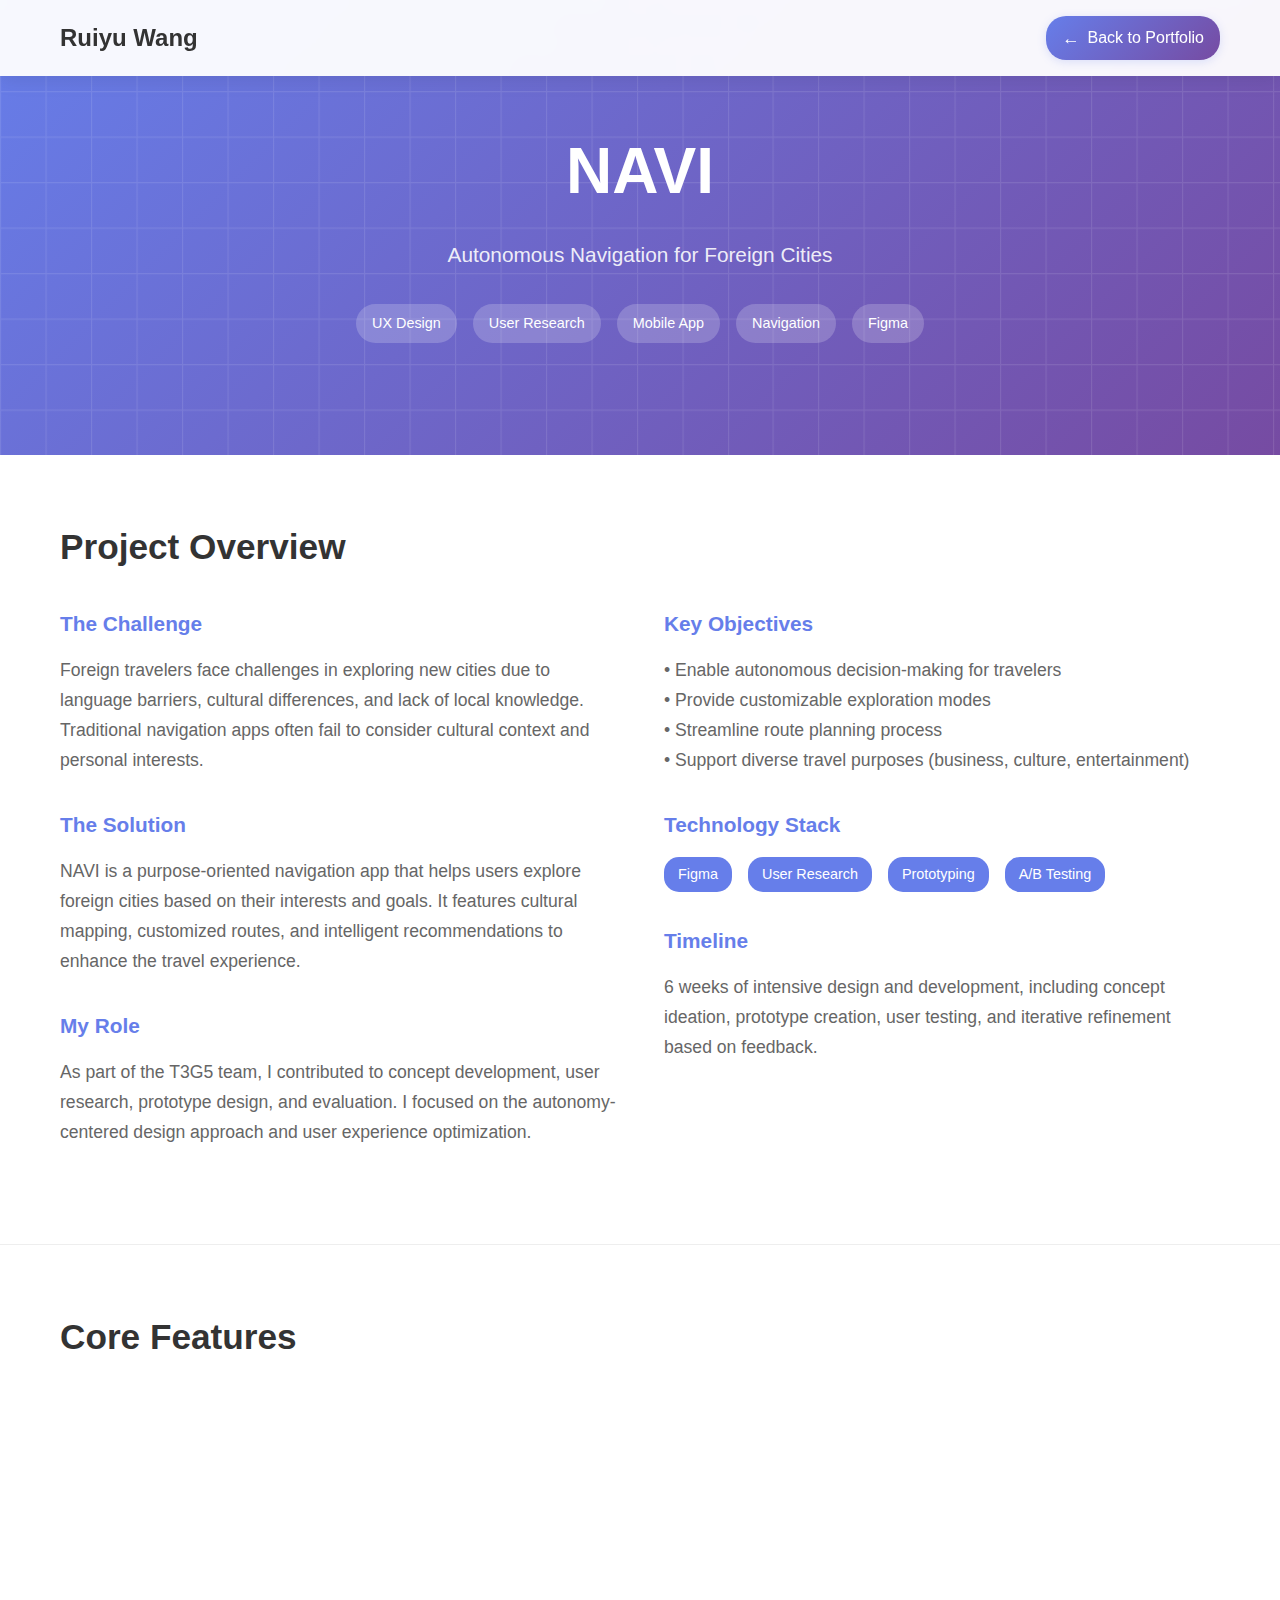
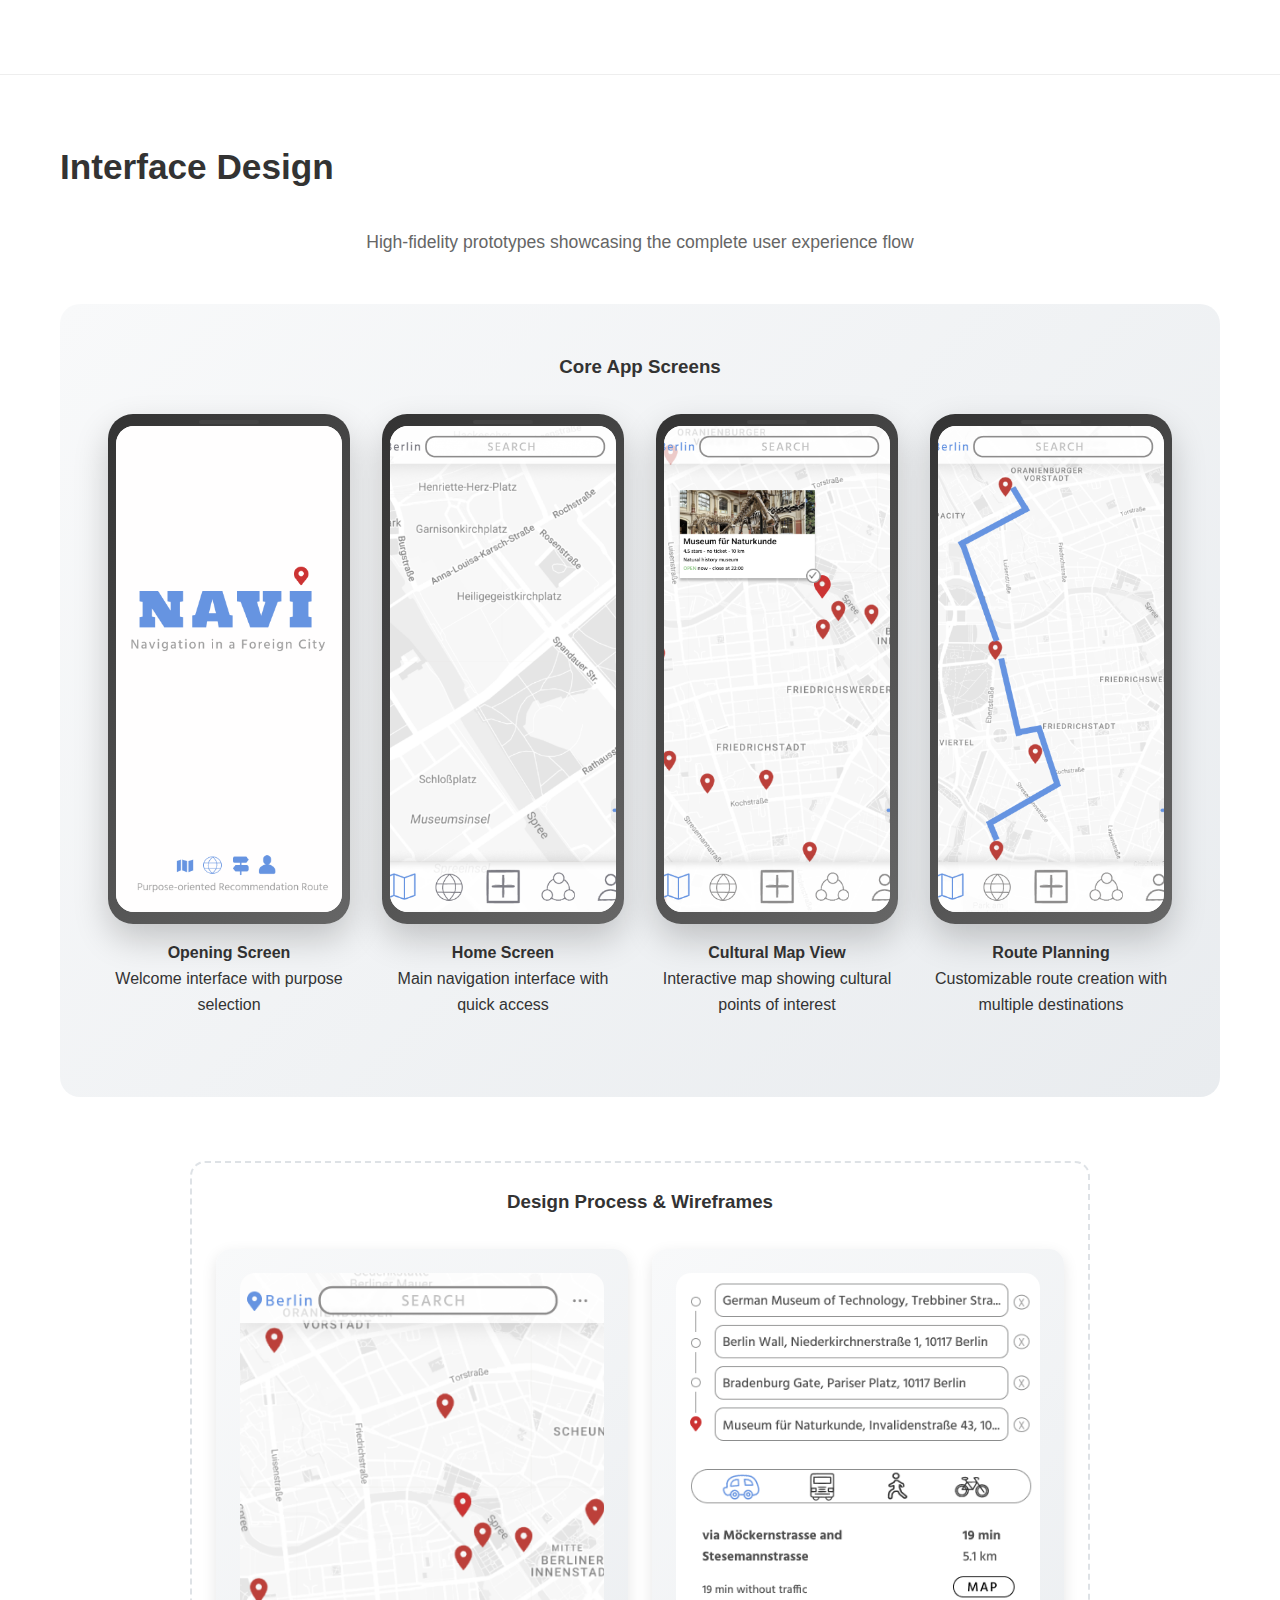
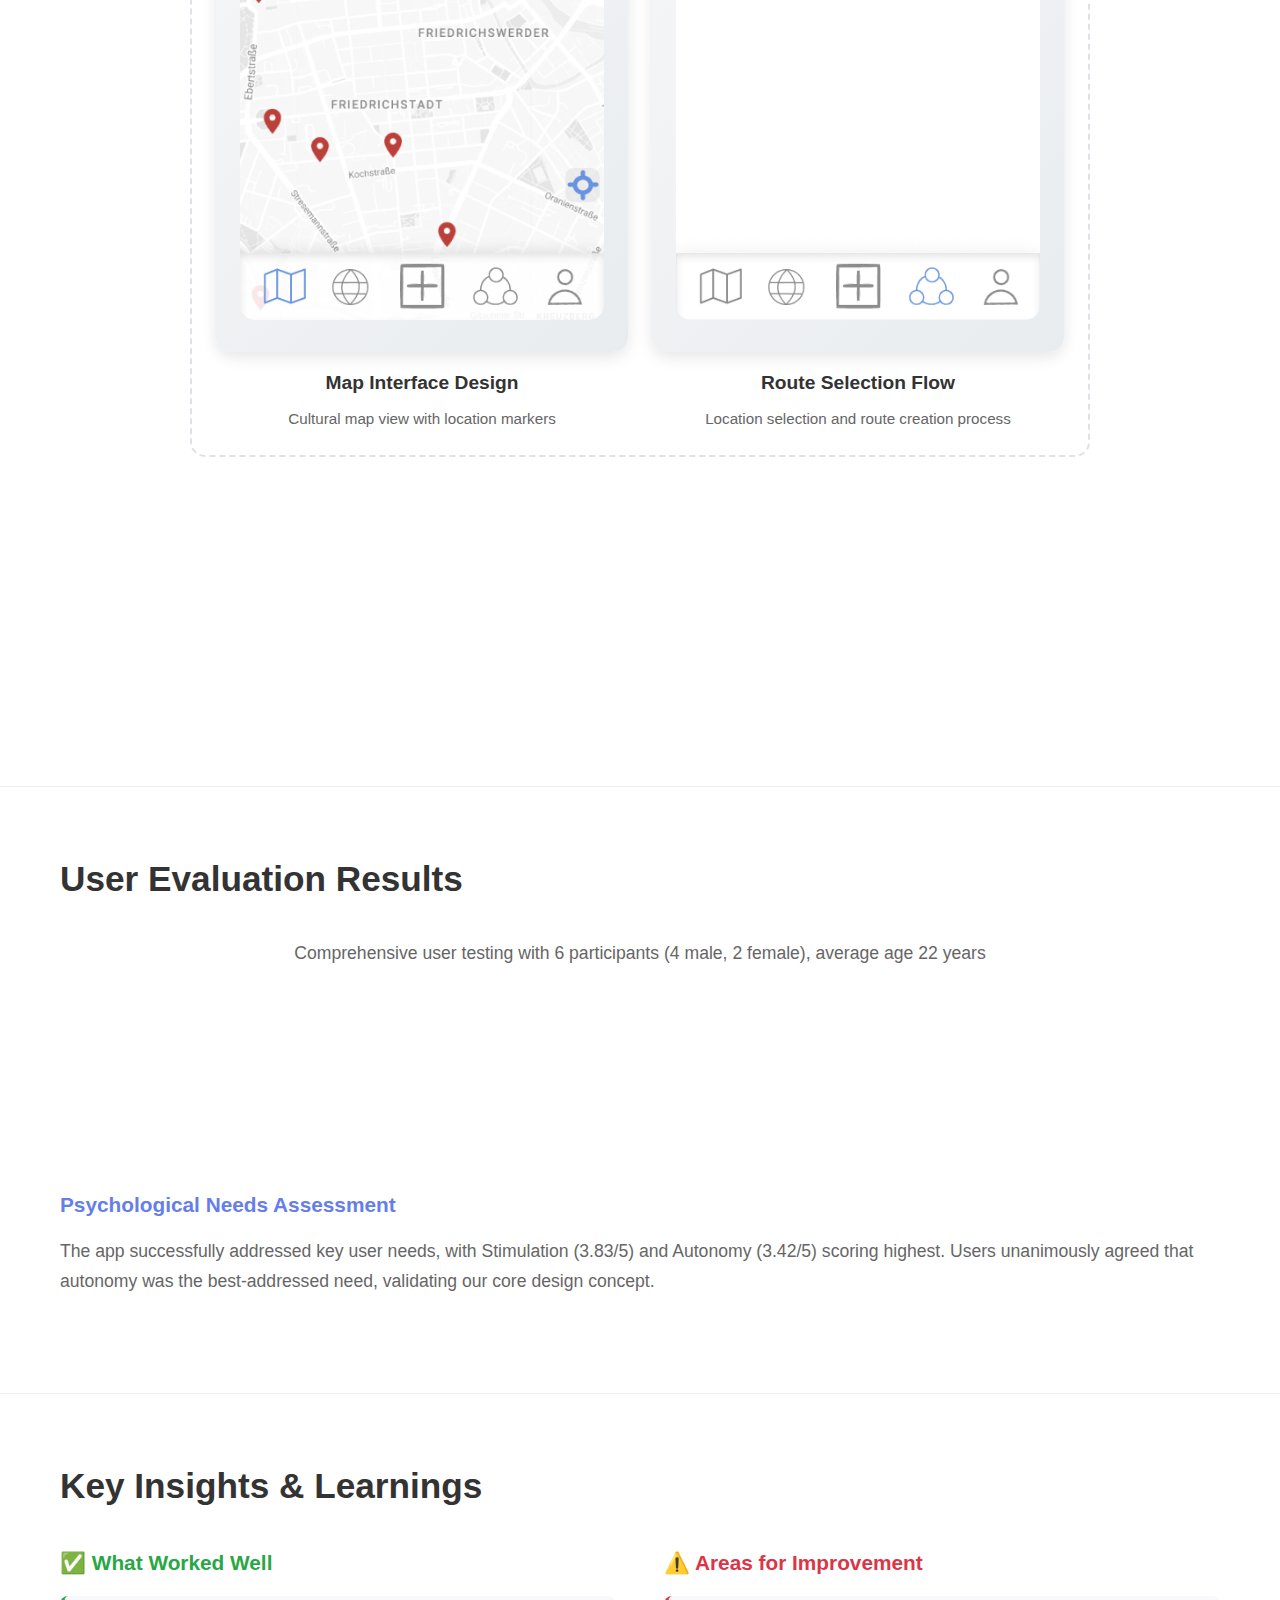
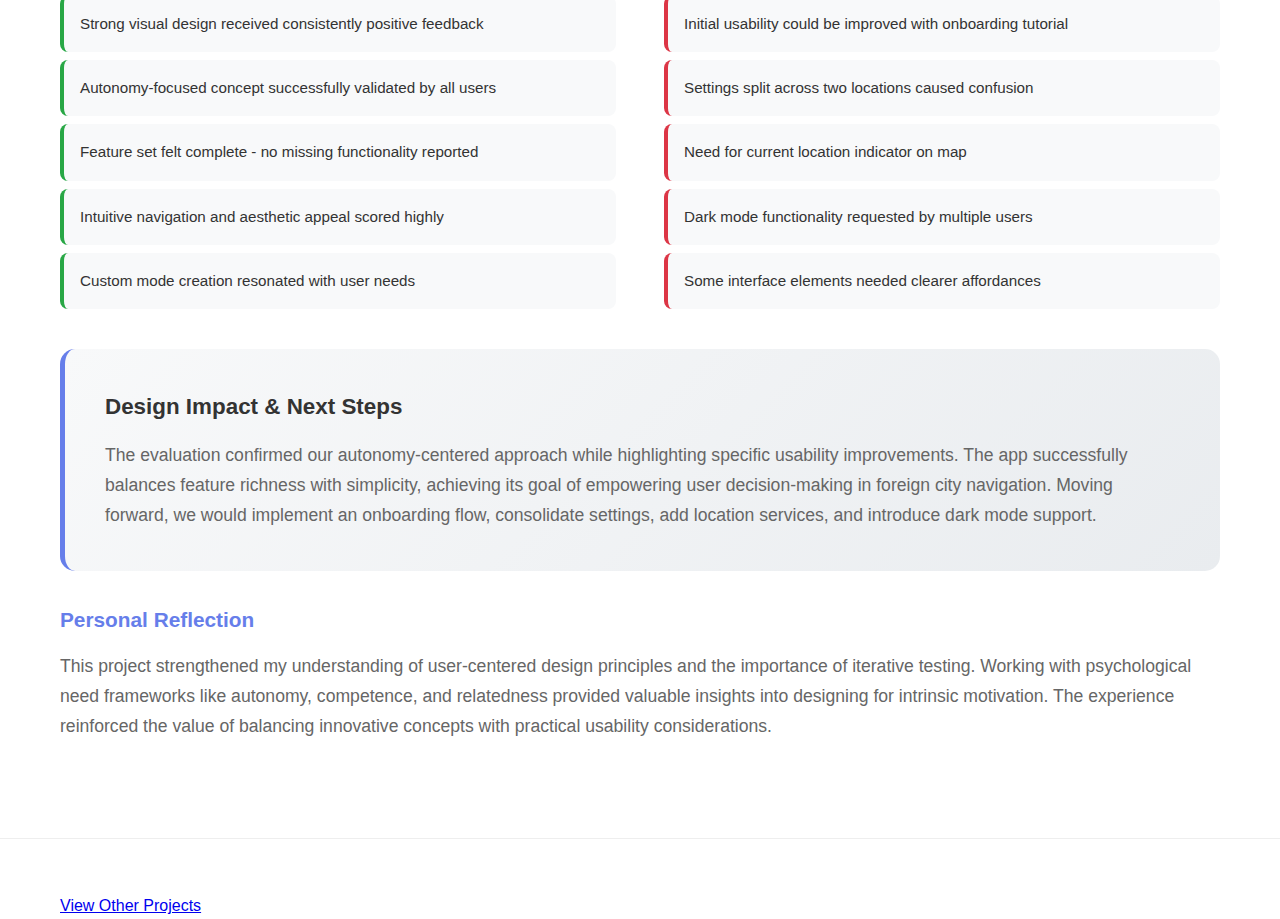
<file: NAVI.html>
<!DOCTYPE html>
<html lang="en">
<head>
    <meta charset="UTF-8">
    <meta name="viewport" content="width=device-width, initial-scale=1.0">
    <title>NAVI Navigation App - Ruiyu Wang Portfolio</title>
    <style>
        :root {
            --brand-1: #667eea; /* 主色 */
            --brand-2: #764ba2; /* 渐变第二色 */
            --text: #333;
            --muted: #666;
            --bg-grad: linear-gradient(135deg, var(--brand-1) 0%, var(--brand-2) 100%);
            --white: #fff;
            --bg-light: #f8f9fa;
        }

        * {
            margin: 0;
            padding: 0;
            box-sizing: border-box;
        }

        body {
            font-family: 'Inter', -apple-system, BlinkMacSystemFont, sans-serif;
            line-height: 1.6;
            color: var(--text);
            background: var(--bg-grad);
            min-height: 100vh;
        }

        .container {
            max-width: 1200px;
            margin: 0 auto;
            padding: 0 20px;
        }

        .navbar {
            position: fixed;
            top: 0;
            width: 100%;
            background: rgba(255, 255, 255, 0.95);
            backdrop-filter: blur(10px);
            z-index: 1000;
            padding: 1rem 0;
            transition: all 0.3s ease;
            box-shadow: 0 2px 20px rgba(0, 0, 0, 0.1);
        }

        .nav-content {
            display: flex;
            justify-content: space-between;
            align-items: center;
            max-width: 1200px;
            margin: 0 auto;
            padding: 0 20px;
        }

        .logo {
            font-size: 1.5rem;
            font-weight: 700;
            color: var(--text);
            text-decoration: none;
        }

        .nav-links {
            display: flex;
            list-style: none;
            gap: 2rem;
            align-items: center;
        }

        .nav-links a {
            text-decoration: none;
            color: var(--text);
            font-weight: 500;
            transition: color 0.3s ease;
        }

        .nav-links a:hover {
            color: var(--brand-1);
        }

        .back-btn {
            display: inline-flex;
            align-items: center;
            gap: 0.5rem;
            padding: 8px 16px;
            background: var(--bg-grad);
            color: white;
            text-decoration: none;
            font-weight: 500;
            border-radius: 20px;
            transition: all 0.3s ease;
            box-shadow: 0 2px 10px rgba(102, 126, 234, 0.2);
        }

        .back-btn:hover {
            transform: translateY(-1px);
            box-shadow: 0 4px 15px rgba(102, 126, 234, 0.3);
        }

        .back-btn::before {
            content: '←';
            font-size: 1.1em;
        }

        .hero-section {
            padding: 120px 0 80px;
            text-align: center;
            position: relative;
            overflow: hidden;
            background: var(--bg-grad);
            color: white;
        }

        .hero-section::before {
            content: '';
            position: absolute;
            top: 0;
            left: 0;
            right: 0;
            bottom: 0;
            background: url('data:image/svg+xml,<svg xmlns="http://www.w3.org/2000/svg" viewBox="0 0 100 100"><defs><pattern id="grid" width="10" height="10" patternUnits="userSpaceOnUse"><path d="M 10 0 L 0 0 0 10" fill="none" stroke="rgba(255,255,255,0.1)" stroke-width="0.5"/></pattern></defs><rect width="100" height="100" fill="url(%23grid)"/></svg>');
            animation: float 20s ease-in-out infinite;
        }

        @keyframes float {
            0%, 100% { transform: translateY(0px) rotate(0deg); }
            50% { transform: translateY(-20px) rotate(2deg); }
        }

        .hero-content {
            position: relative;
            z-index: 2;
            color: white;
        }

        .project-title {
            font-size: clamp(2.5rem, 5vw, 4rem);
            font-weight: 700;
            margin-bottom: 1rem;
        }

        .project-subtitle {
            font-size: 1.3rem;
            margin-bottom: 2rem;
            color: rgba(255, 255, 255, 0.9);
        }

        .project-tags {
            display: flex;
            gap: 1rem;
            justify-content: center;
            flex-wrap: wrap;
            margin-bottom: 2rem;
        }

        .tag {
            background: rgba(255, 255, 255, 0.2);
            padding: 8px 16px;
            border-radius: 20px;
            font-size: 0.9rem;
            font-weight: 500;
            color: white;
        }

        .main-content {
            background: white;
            position: relative;
            z-index: 1;
        }

        .section {
            padding: 4rem 0;
            border-bottom: 1px solid #eee;
        }

        .section:last-child {
            border-bottom: none;
        }

        .section-title {
            font-size: 2.2rem;
            font-weight: 700;
            margin-bottom: 2rem;
            color: var(--text);
        }

        .two-column {
            display: grid;
            grid-template-columns: 1fr 1fr;
            gap: 3rem;
            align-items: start;
        }

        .content-block {
            margin-bottom: 2rem;
        }

        .content-block h3 {
            font-size: 1.3rem;
            font-weight: 600;
            margin-bottom: 1rem;
            color: var(--brand-1);
        }

        .content-block p {
            font-size: 1.1rem;
            line-height: 1.7;
            color: var(--muted);
        }

        .features-grid {
            display: grid;
            grid-template-columns: repeat(auto-fit, minmax(280px, 1fr));
            gap: 2rem;
            margin-top: 2rem;
        }

        .feature-card {
            background: linear-gradient(135deg, #f5f7fa 0%, #c3cfe2 100%);
            padding: 2rem;
            border-radius: 15px;
            transition: transform 0.3s ease;
        }

        .feature-card:hover {
            transform: translateY(-5px);
        }

        .feature-card h4 {
            font-size: 1.2rem;
            font-weight: 600;
            margin-bottom: 1rem;
            color: var(--text);
        }

        .feature-card p {
            color: var(--muted);
            font-size: 1rem;
        }

        .tech-stack {
            display: flex;
            gap: 1rem;
            flex-wrap: wrap;
            margin-top: 1rem;
        }

        .tech-item {
            background: var(--brand-1);
            color: white;
            padding: 6px 14px;
            border-radius: 15px;
            font-size: 0.9rem;
            font-weight: 500;
        }

        /* Screenshot Gallery Styles */
        .screenshot-gallery {
            margin-bottom: 3rem;
        }

        .screenshot-container {
            background: linear-gradient(135deg, #f8f9fa 0%, #e9ecef 100%);
            padding: 3rem 2rem;
            border-radius: 20px;
            margin-bottom: 3rem;
        }

        .screenshot-grid {
            display: grid;
            grid-template-columns: repeat(4, 1fr);
            gap: 2rem;
            justify-items: center;
            margin: 2rem auto;
            padding: 0 1rem;
        }

        .screenshot-item {
            text-align: center;
            width: 100%;
            max-width: 280px;
        }

        .phone-frame {
            background: linear-gradient(135deg, var(--text) 0%, #666 100%);
            border-radius: 25px;
            padding: 12px 8px;
            box-shadow: 0 15px 35px rgba(0, 0, 0, 0.2);
            margin-bottom: 1rem;
            position: relative;
            width: 100%;
            aspect-ratio: 9/19;
            display: flex;
            flex-direction: column;
        }

        .phone-frame::before {
            content: '';
            position: absolute;
            top: 6px;
            left: 50%;
            transform: translateX(-50%);
            width: 60px;
            height: 4px;
            background: #444;
            border-radius: 4px;
        }

        .screenshot-placeholder {
            flex: 1;
            background: white;
            border-radius: 18px;
            overflow: hidden;
            width: 100%;
            height: 100%;
            position: relative;
        }

        .screenshot-placeholder img {
            width: 100%;
            height: 100%;
            object-fit: contain;
            position: absolute;
            top: 0;
            left: 0;
        }

        /* 响应式布局调整 */
        @media (max-width: 1200px) {
            .screenshot-grid {
                grid-template-columns: repeat(2, 1fr);
                gap: 1.5rem;
            }
        }

        @media (max-width: 640px) {
            .screenshot-grid {
                grid-template-columns: 1fr;
            }
        }

        .design-process-section {
            background: white;
            border: 2px dashed #dee2e6;
            border-radius: 15px;
            padding: 1.5rem;
            margin-top: 3rem;
            max-width: 900px;
            margin-left: auto;
            margin-right: auto;
        }

        .process-gallery {
            display: grid;
            grid-template-columns: repeat(auto-fit, minmax(280px, 1fr));
            gap: 1.5rem;
        }

        .process-item {
            text-align: center;
        }

        .process-item h4 {
            font-size: 1.2rem;
            font-weight: 600;
            margin: 1rem 0 0.5rem;
            color: var(--text);
        }

        .process-item p {
            color: var(--muted);
            font-size: 0.95rem;
        }

        .process-frame {
            background: linear-gradient(135deg, #f8f9fa 0%, #e9ecef 100%);
            border-radius: 15px;
            padding: 1.5rem;
            box-shadow: 0 5px 15px rgba(0, 0, 0, 0.1);
            height: fit-content;
            display: flex;
            align-items: center;
            justify-content: center;
        }

        .upload-status {
            position: absolute;
            top: 10px;
            right: 10px;
            background: #28a745;
            color: white;
            padding: 4px 8px;
            border-radius: 10px;
            font-size: 0.8rem;
            font-weight: 500;
            opacity: 0;
            transform: scale(0.8);
            transition: all 0.3s ease;
        }

        .upload-status.show {
            opacity: 1;
            transform: scale(1);
        }

        .mockup-gallery {
            display: grid;
            grid-template-columns: repeat(auto-fit, minmax(300px, 1fr));
            gap: 2rem;
            margin-top: 2rem;
        }

        .mockup-card {
            background: white;
            border-radius: 15px;
            overflow: hidden;
            box-shadow: 0 10px 30px rgba(0, 0, 0, 0.1);
            transition: transform 0.3s ease;
        }

        .mockup-card:hover {
            transform: translateY(-5px);
        }

        .mockup-header {
            background: var(--bg-grad);
            color: white;
            padding: 1.5rem;
            text-align: center;
        }

        .mockup-content {
            padding: 1.5rem;
        }

        .mockup-content h4 {
            font-size: 1.2rem;
            font-weight: 600;
            margin-bottom: 1rem;
            color: var(--text);
        }

        .mockup-content p {
            color: var(--muted);
            font-size: 0.95rem;
            line-height: 1.6;
        }

        .evaluation-results {
            display: grid;
            grid-template-columns: repeat(auto-fit, minmax(250px, 1fr));
            gap: 2rem;
            margin-top: 2rem;
        }

        .result-card {
            background: linear-gradient(135deg, var(--brand-1) 10%, var(--brand-2) 90%);
            color: white;
            padding: 2rem;
            border-radius: 15px;
            text-align: center;
            position: relative;
            overflow: hidden;
        }

        .result-card::before {
            content: '';
            position: absolute;
            top: 0;
            left: 0;
            right: 0;
            bottom: 0;
            background: rgba(255, 255, 255, 0.1);
            transform: skewY(-2deg);
        }

        .result-card-content {
            position: relative;
            z-index: 2;
        }

        .result-number, 
        .result-label,
        .result-card p {
            color: white;
        }

        .insights-grid {
            display: grid;
            grid-template-columns: 1fr 1fr;
            gap: 3rem;
            margin-top: 2rem;
        }

        .insight-section h4 {
            font-size: 1.3rem;
            font-weight: 600;
            margin-bottom: 1rem;
            color: #28a745;
        }

        .insight-section.negative h4 {
            color: #dc3545;
        }

        .insight-list {
            list-style: none;
            padding: 0;
        }

        .insight-list li {
            background: #f8f9fa;
            padding: 1rem;
            margin-bottom: 0.5rem;
            border-radius: 8px;
            border-left: 4px solid #28a745;
            font-size: 0.95rem;
        }

        .insight-list.negative li {
            border-left-color: #dc3545;
        }

        .conclusion-box {
            background: linear-gradient(135deg, #f8f9fa 0%, #e9ecef 100%);
            padding: 2.5rem;
            border-radius: 15px;
            margin-top: 2rem;
            border-left: 5px solid var(--brand-1);
        }

        .conclusion-box h4 {
            font-size: 1.4rem;
            font-weight: 600;
            margin-bottom: 1rem;
            color: var(--text);
        }

        .conclusion-box p {
            font-size: 1.1rem;
            line-height: 1.7;
            color: var(--muted);
        }

        @media (max-width: 768px) {
            .nav-links {
                display: none;
            }
            
            .two-column,
            .insights-grid {
                grid-template-columns: 1fr;
                gap: 2rem;
            }
            
            .project-tags {
                justify-content: center;
            }
            
            .section {
                padding: 2rem 0;
            }
        }

        .scroll-progress {
            position: fixed;
            top: 0;
            left: 0;
            width: 0%;
            height: 3px;
            background: var(--bg-grad);
            z-index: 1001;
            transition: width 0.25s ease;
        }

        .screenshot-placeholder img {
            width: 100%;
            height: 100%;
            object-fit: cover;
            border-radius: 15px;
            transition: transform 0.3s ease;
        }

        .screenshot-placeholder img:hover {
            transform: scale(1.02);
        }

        .process-frame img {
            width: 100%;
            height: 100%;
            object-fit: cover;
            border-radius: 15px;
            transition: transform 0.3s ease;
        }

        .process-frame:hover img {
            transform: scale(1.02);
        }
    </style>
</head>
<body>
    <div class="scroll-progress"></div>
    
    <nav class="navbar">
        <div class="nav-content">
            <a href="index.html" class="logo">Ruiyu Wang</a>
            <a href="index.html" class="back-btn">Back to Portfolio</a>
        </div>
    </nav>

    <section class="hero-section">
        <div class="container">
            <div class="hero-content">
                <h1 class="project-title">NAVI</h1>
                <p class="project-subtitle">Autonomous Navigation for Foreign Cities</p>
                <div class="project-tags">
                    <span class="tag">UX Design</span>
                    <span class="tag">User Research</span>
                    <span class="tag">Mobile App</span>
                    <span class="tag">Navigation</span>
                    <span class="tag">Figma</span>
                </div>
            </div>
        </div>
    </section>

    <main class="main-content">
        <section class="section" id="overview">
            <div class="container">
                <h2 class="section-title">Project Overview</h2>
                <div class="two-column">
                    <div>
                        <div class="content-block">
                            <h3>The Challenge</h3>
                            <p>Foreign travelers face challenges in exploring new cities due to language barriers, cultural differences, and lack of local knowledge. Traditional navigation apps often fail to consider cultural context and personal interests.</p>
                        </div>
                        
                        <div class="content-block">
                            <h3>The Solution</h3>
                            <p>NAVI is a purpose-oriented navigation app that helps users explore foreign cities based on their interests and goals. It features cultural mapping, customized routes, and intelligent recommendations to enhance the travel experience.</p>
                        </div>
                        
                        <div class="content-block">
                            <h3>My Role</h3>
                            <p>As part of the T3G5 team, I contributed to concept development, user research, prototype design, and evaluation. I focused on the autonomy-centered design approach and user experience optimization.</p>
                        </div>
                    </div>
                    
                    <div>
                        <div class="content-block">
                            <h3>Key Objectives</h3>
                            <p>• Enable autonomous decision-making for travelers<br>
                            • Provide customizable exploration modes<br>
                            • Streamline route planning process<br>
                            • Support diverse travel purposes (business, culture, entertainment)</p>
                        </div>
                        
                        <div class="content-block">
                            <h3>Technology Stack</h3>
                            <div class="tech-stack">
                                <span class="tech-item">Figma</span>
                                <span class="tech-item">User Research</span>
                                <span class="tech-item">Prototyping</span>
                                <span class="tech-item">A/B Testing</span>
                            </div>
                        </div>
                        
                        <div class="content-block">
                            <h3>Timeline</h3>
                            <p>6 weeks of intensive design and development, including concept ideation, prototype creation, user testing, and iterative refinement based on feedback.</p>
                        </div>
                    </div>
                </div>
            </div>
        </section>

        <section class="section" id="features">
            <div class="container">
                <h2 class="section-title">Core Features</h2>
                <div class="features-grid">
                    <div class="feature-card">
                        <h4>🎯 Purpose-Based Navigation</h4>
                        <p>Choose from different exploration purposes like cultural discovery, business trips, or entertainment to get tailored recommendations.</p>
                    </div>
                    
                    <div class="feature-card">
                        <h4>🗺️ Cultural Mapping</h4>
                        <p>Interactive map displaying cultural hotspots, landmarks, and points of interest based on selected themes.</p>
                    </div>
                    
                    <div class="feature-card">
                        <h4>📍 Smart Route Planning</h4>
                        <p>Create optimized routes combining multiple destinations based on your interests and time constraints.</p>
                    </div>
                </div>
            </div>
        </section>

        <section class="section" id="mockups">
            <div class="container">
                <h2 class="section-title">Interface Design</h2>
                <p style="text-align: center; font-size: 1.1rem; color: var(--muted); margin-bottom: 3rem;">
                    High-fidelity prototypes showcasing the complete user experience flow
                </p>

                <!-- Main App Screenshots Section -->
                <div class="screenshot-gallery">
                    <div class="screenshot-container">
                        <h3 style="text-align: center; margin-bottom: 2rem; color: var(--text);">Core App Screens</h3>
                        <div class="screenshot-grid">
                            <div class="screenshot-item">
                                <div class="phone-frame">
                                    <div class="screenshot-placeholder">
                                        <img src="Ruiyu Wang 1 Openpage.png" alt="NAVI Open Page" style="width:100%; height:100%; object-fit:cover; border-radius:15px;">
                                    </div>
                                </div>
                                <h4>Opening Screen</h4>
                                <p>Welcome interface with purpose selection</p>
                            </div>

                            <div class="screenshot-item">
                                <div class="phone-frame">
                                    <div class="screenshot-placeholder">
                                        <img src="Ruiyu Wang 2 Homepage.png" alt="NAVI Home Page" style="width:100%; height:100%; object-fit:cover; border-radius:15px;">
                                    </div>
                                </div>
                                <h4>Home Screen</h4>
                                <p>Main navigation interface with quick access</p>
                            </div>

                            <div class="screenshot-item">
                                <div class="phone-frame">
                                    <div class="screenshot-placeholder">
                                        <img src="Chang Cao 16 culture-map2.png" alt="Culture Map View" style="width:100%; height:100%; object-fit:cover; border-radius:15px;">
                                    </div>
                                </div>
                                <h4>Cultural Map View</h4>
                                <p>Interactive map showing cultural points of interest</p>
                            </div>

                            <div class="screenshot-item">
                                <div class="phone-frame">
                                    <div class="screenshot-placeholder">
                                        <img src="Chang Cao 18 route map.png" alt="Route Planning" style="width:100%; height:100%; object-fit:cover; border-radius:15px;">
                                    </div>
                                </div>
                                <h4>Route Planning</h4>
                                <p>Customizable route creation with multiple destinations</p>
                            </div>
                        </div>
                    </div>
                </div>

                <!-- Design Process Section -->
                <div class="design-process-section" style="margin-top: 4rem;">
                    <h3 style="text-align: center; margin-bottom: 2rem; color: var(--text);">Design Process & Wireframes</h3>
                    <div class="process-gallery">
                        <div class="process-item">
                            <div class="process-frame">
                                <div class="image-preview wide">
                                    <img src="Chang Cao 16 culture-map1.png" alt="Culture Map Wireframe" style="width:100%; height:100%; object-fit:cover; border-radius:15px;">
                                </div>
                            </div>
                            <h4>Map Interface Design</h4>
                            <p>Cultural map view with location markers</p>
                        </div>

                        <div class="process-item">
                            <div class="process-frame">
                                <div class="image-preview wide">
                                    <img src="Chang Cao 17 select location-Route.png" alt="Route Selection Design" style="width:100%; height:100%; object-fit:cover; border-radius:15px;">
                                </div>
                            </div>
                            <h4>Route Selection Flow</h4>
                            <p>Location selection and route creation process</p>
                        </div>
                    </div>
                </div>

                <!-- Traditional Feature Cards -->
                <div class="mockup-gallery" style="margin-top: 3rem;">
                    <div class="mockup-card">
                        <div class="mockup-header">
                            <h4>🔍 Find & Filter</h4>
                        </div>
                        <div class="mockup-content">
                            <h4>Category-Based Discovery</h4>
                            <p>Switch between categories that correspond to mode priorities. Detailed location information with easy route addition via checkmark buttons.</p>
                        </div>
                    </div>
                    
                    <div class="mockup-card">
                        <div class="mockup-header">
                            <h4>👤 User Profile</h4>
                        </div>
                        <div class="mockup-content">
                            <h4>Personal Customization</h4>
                            <p>Account management with SSO options. Color theme customization with live preview. Personal preferences and app appearance control.</p>
                        </div>
                    </div>
                </div>
            </div>
        </section>

        <section class="section" id="evaluation">
            <div class="container">
                <h2 class="section-title">User Evaluation Results</h2>
                <p style="text-align: center; font-size: 1.1rem; color: var(--muted); margin-bottom: 2rem;">
                    Comprehensive user testing with 6 participants (4 male, 2 female), average age 22 years
                </p>
                
                <div class="evaluation-results">
                    <div class="result-card">
                        <div class="result-card-content">
                            <div class="result-number">5.2/7</div>
                            <div class="result-label">First Impression Score</div>
                        </div>
                    </div>
                    
                    <div class="result-card">
                        <div class="result-card-content">
                            <div class="result-number">4.6/7</div>
                            <div class="result-label">Usability Rating</div>
                        </div>
                    </div>
                    
                    <div class="result-card">
                        <div class="result-card-content">
                            <div class="result-number">✅</div>
                            <div class="result-label">Autonomy Need Best Addressed</div>
                        </div>
                    </div>
                    
                    <div class="result-card">
                        <div class="result-card-content">
                            <div class="result-number">6.2/7</div>
                            <div class="result-label">Visual Appeal & Intuition</div>
                        </div>
                    </div>
                </div>

                <div class="content-block" style="margin-top: 3rem;">
                    <h3>Psychological Needs Assessment</h3>
                    <p>The app successfully addressed key user needs, with Stimulation (3.83/5) and Autonomy (3.42/5) scoring highest. Users unanimously agreed that autonomy was the best-addressed need, validating our core design concept.</p>
                </div>
            </div>
        </section>

        <section class="section" id="insights">
            <div class="container">
                <h2 class="section-title">Key Insights & Learnings</h2>
                
                <div class="insights-grid">
                    <div class="insight-section">
                        <h4>✅ What Worked Well</h4>
                        <ul class="insight-list">
                            <li>Strong visual design received consistently positive feedback</li>
                            <li>Autonomy-focused concept successfully validated by all users</li>
                            <li>Feature set felt complete - no missing functionality reported</li>
                            <li>Intuitive navigation and aesthetic appeal scored highly</li>
                            <li>Custom mode creation resonated with user needs</li>
                        </ul>
                    </div>
                    
                    <div class="insight-section negative">
                        <h4>⚠️ Areas for Improvement</h4>
                        <ul class="insight-list negative">
                            <li>Initial usability could be improved with onboarding tutorial</li>
                            <li>Settings split across two locations caused confusion</li>
                            <li>Need for current location indicator on map</li>
                            <li>Dark mode functionality requested by multiple users</li>
                            <li>Some interface elements needed clearer affordances</li>
                        </ul>
                    </div>
                </div>

                <div class="conclusion-box">
                    <h4>Design Impact & Next Steps</h4>
                    <p>The evaluation confirmed our autonomy-centered approach while highlighting specific usability improvements. The app successfully balances feature richness with simplicity, achieving its goal of empowering user decision-making in foreign city navigation. Moving forward, we would implement an onboarding flow, consolidate settings, add location services, and introduce dark mode support.</p>
                </div>

                <div class="content-block" style="margin-top: 2rem;">
                    <h3>Personal Reflection</h3>
                    <p>This project strengthened my understanding of user-centered design principles and the importance of iterative testing. Working with psychological need frameworks like autonomy, competence, and relatedness provided valuable insights into designing for intrinsic motivation. The experience reinforced the value of balancing innovative concepts with practical usability considerations.</p>
                </div>
            </div>
        </section>

        <!-- 添加返回项目区域的部分 -->
        <section class="next-project">
            <div class="container">
                <h2 style="margin-bottom: 1rem; color: white;">Return to Portfolio</h2>
                <a href="index.html#projects" class="next-project-btn">View Other Projects</a>
            </div>
        </section>
    </main>

    <script>
        // Smooth scrolling for navigation
        document.querySelectorAll('a[href^="#"]').forEach(anchor => {
            anchor.addEventListener('click', function (e) {
                e.preventDefault();
                const target = document.querySelector(this.getAttribute('href'));
                if (target) {
                    target.scrollIntoView({
                        behavior: 'smooth',
                        block: 'start'
                    });
                }
            });
        });

        // Scroll progress indicator
        window.addEventListener('scroll', () => {
            const winScroll = document.body.scrollTop || document.documentElement.scrollTop;
            const height = document.documentElement.scrollHeight - document.documentElement.clientHeight;
            const scrolled = (winScroll / height) * 100;
            document.querySelector('.scroll-progress').style.width = scrolled + '%';
        });

        // Intersection observer for animations
        const observerOptions = {
            threshold: 0.1,
            rootMargin: '0px 0px -50px 0px'
        };

        const observer = new IntersectionObserver((entries) => {
            entries.forEach(entry => {
                if (entry.isIntersecting) {
                    entry.target.style.opacity = '1';
                    entry.target.style.transform = 'translateY(0)';
                }
            });
        }, observerOptions);

        // Animate cards on scroll
        document.querySelectorAll('.feature-card, .mockup-card, .result-card').forEach(card => {
            card.style.opacity = '0';
            card.style.transform = 'translateY(20px)';
            card.style.transition = 'opacity 0.6s ease, transform 0.6s ease';
            observer.observe(card);
        });

        // Image upload functionality
        function handleImageUpload(event, targetId) {
            const file = event.target.files[0];
            if (file && file.type.startsWith('image/')) {
                const reader = new FileReader();
                reader.onload = function(e) {
                    const targetDiv = document.getElementById(targetId);
                    targetDiv.innerHTML = `
                        <img src="${e.target.result}" alt="App Screenshot">
                        <div class="upload-status show">✓ Uploaded</div>
                    `;
                    
                    // Hide success message after 2 seconds
                    setTimeout(() => {
                        const status = targetDiv.querySelector('.upload-status');
                        if (status) {
                            status.classList.remove('show');
                        }
                    }, 2000);
                };
                reader.readAsDataURL(file);
            } else {
                alert('Please select a valid image file.');
            }
        }
    </script>
</body>
</html>
</file>
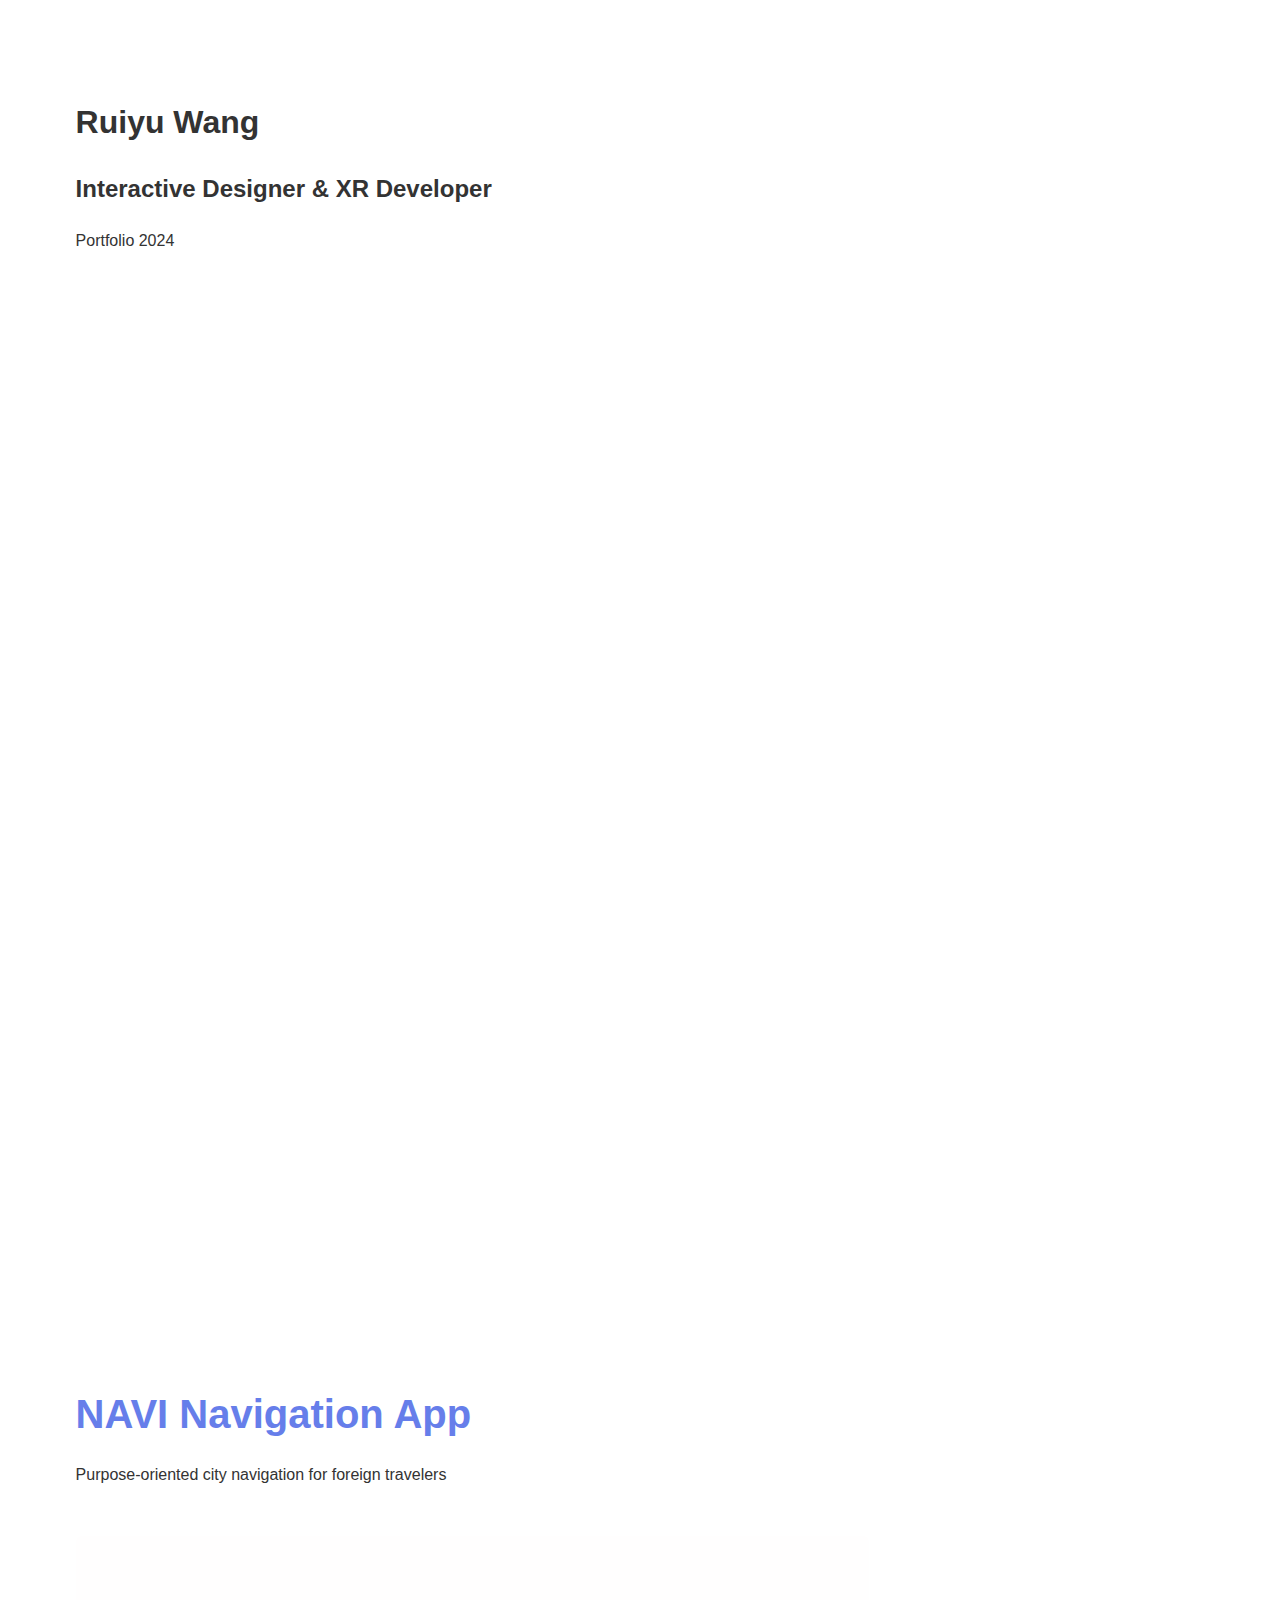
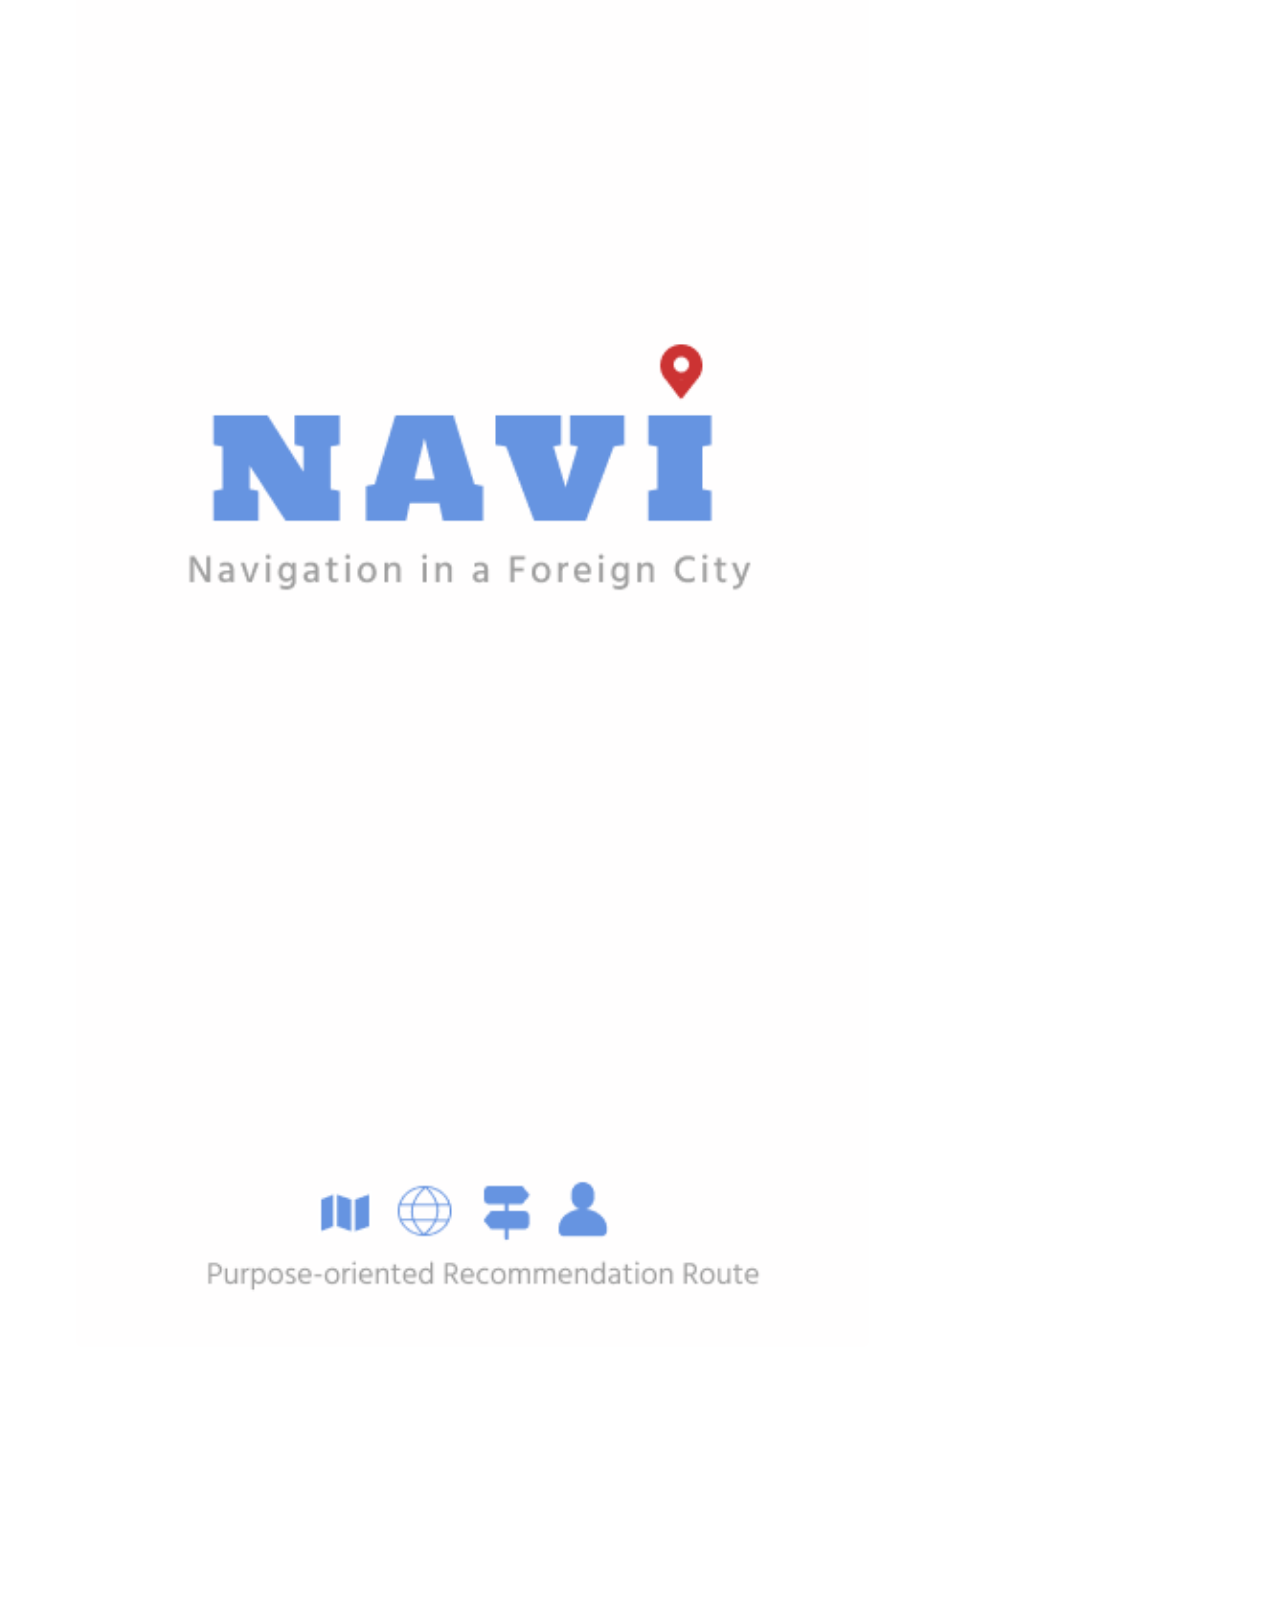
<file: portfolio-pdf.html>
<!DOCTYPE html>
<html lang="en">
<head>
    <meta charset="UTF-8">
    <meta name="viewport" content="width=device-width, initial-scale=1.0">
    <title>Ruiyu Wang - Portfolio</title>
    <style>
        @page {
            size: A4;
            margin: 0;
        }
        
        body {
            font-family: 'Inter', -apple-system, BlinkMacSystemFont, sans-serif;
            line-height: 1.6;
            color: #333;
            margin: 0;
            padding: 0;
        }

        .page {
            width: 210mm;
            height: 297mm;
            padding: 20mm;
            page-break-after: always;
        }

        .project-header {
            margin-bottom: 2rem;
        }

        .project-title {
            font-size: 2.5rem;
            font-weight: 700;
            margin-bottom: 1rem;
            color: #667eea;
        }

        .project-image {
            width: 100%;
            height: auto;
            border-radius: 8px;
            margin: 1rem 0;
        }

        .two-column {
            display: grid;
            grid-template-columns: 1fr 1fr;
            gap: 2rem;
        }
    </style>
</head>
<body>
    <!-- Cover Page -->
    <div class="page">
        <h1>Ruiyu Wang</h1>
        <h2>Interactive Designer & XR Developer</h2>
        <p>Portfolio 2024</p>
    </div>

    <!-- NAVI Project -->
    <div class="page">
        <div class="project-header">
            <h2 class="project-title">NAVI Navigation App</h2>
            <p>Purpose-oriented city navigation for foreign travelers</p>
        </div>
        <img src="Ruiyu Wang 1 Openpage.png" class="project-image">
        <!-- Add more NAVI content -->
    </div>

    <!-- Hologram Project -->
    <div class="page">
        <!-- Add hologram content -->
    </div>

    <!-- Other projects... -->
</body>
</html>
</file>
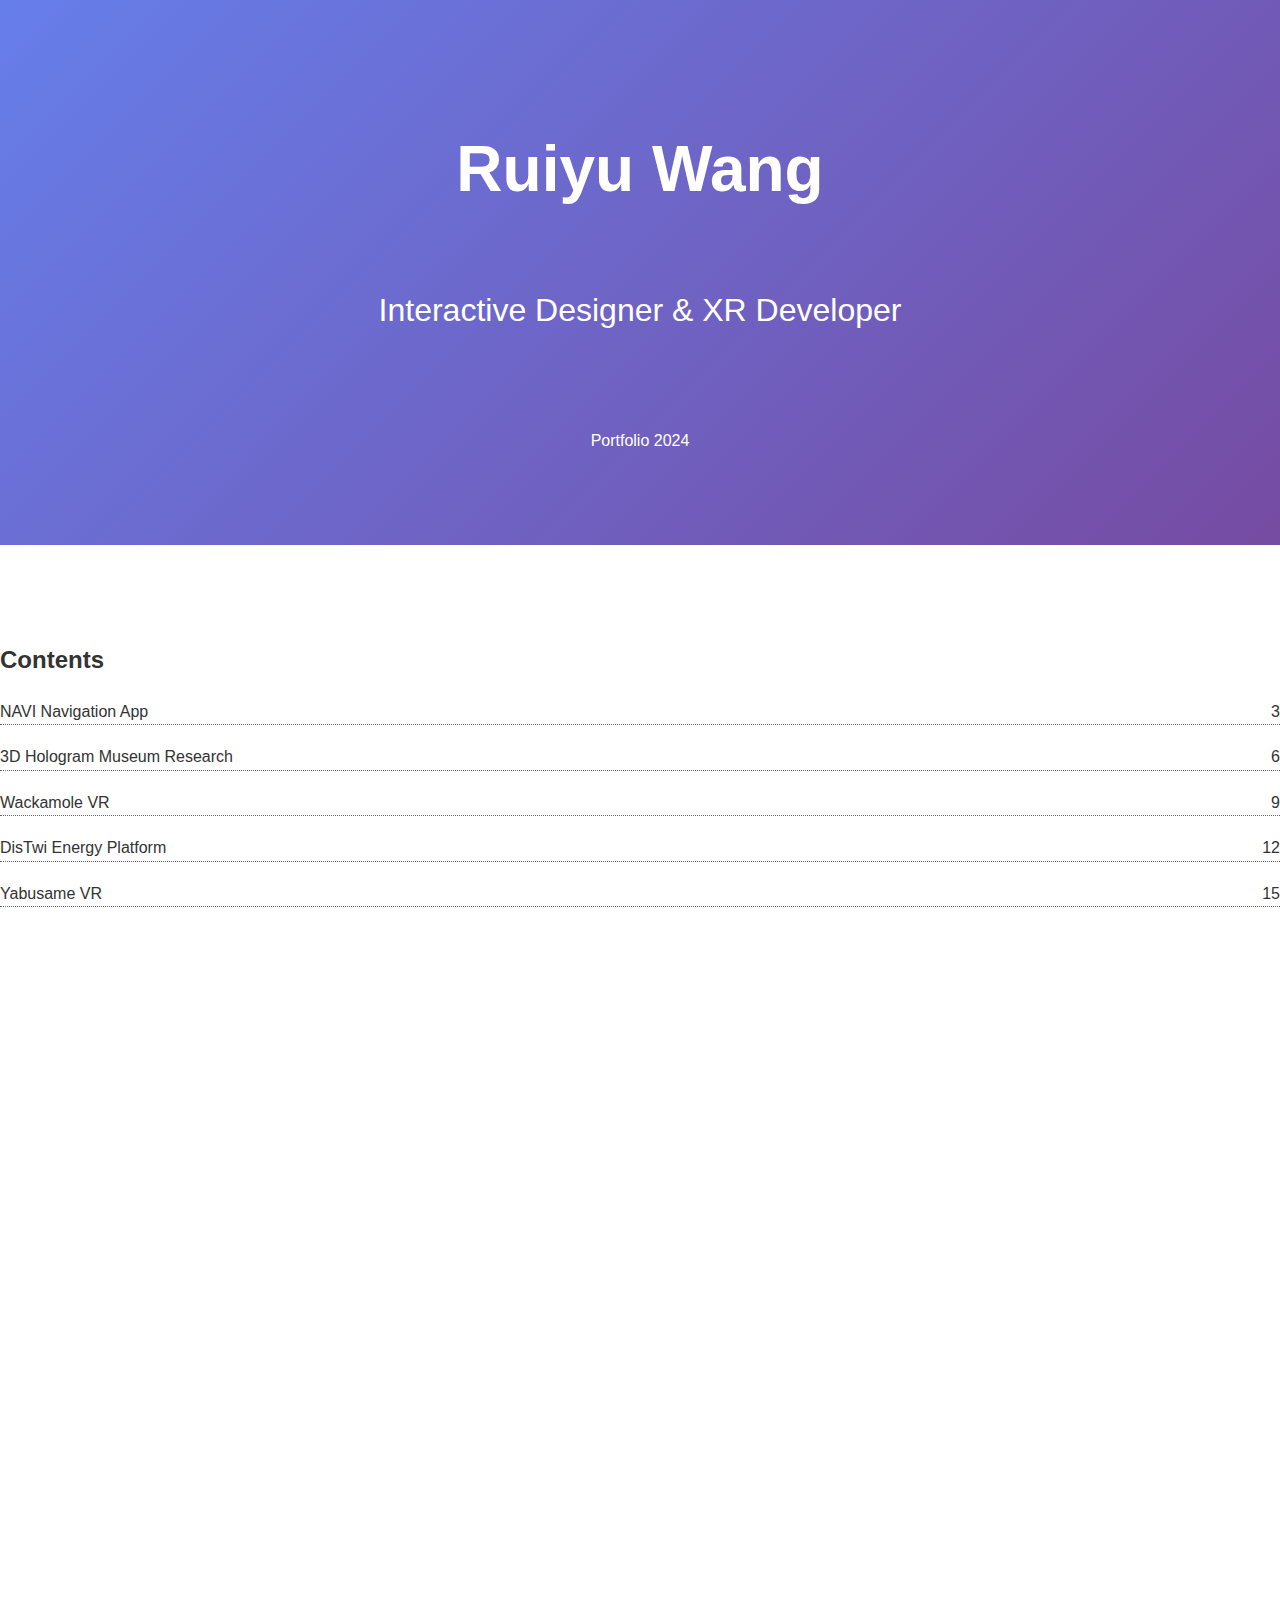
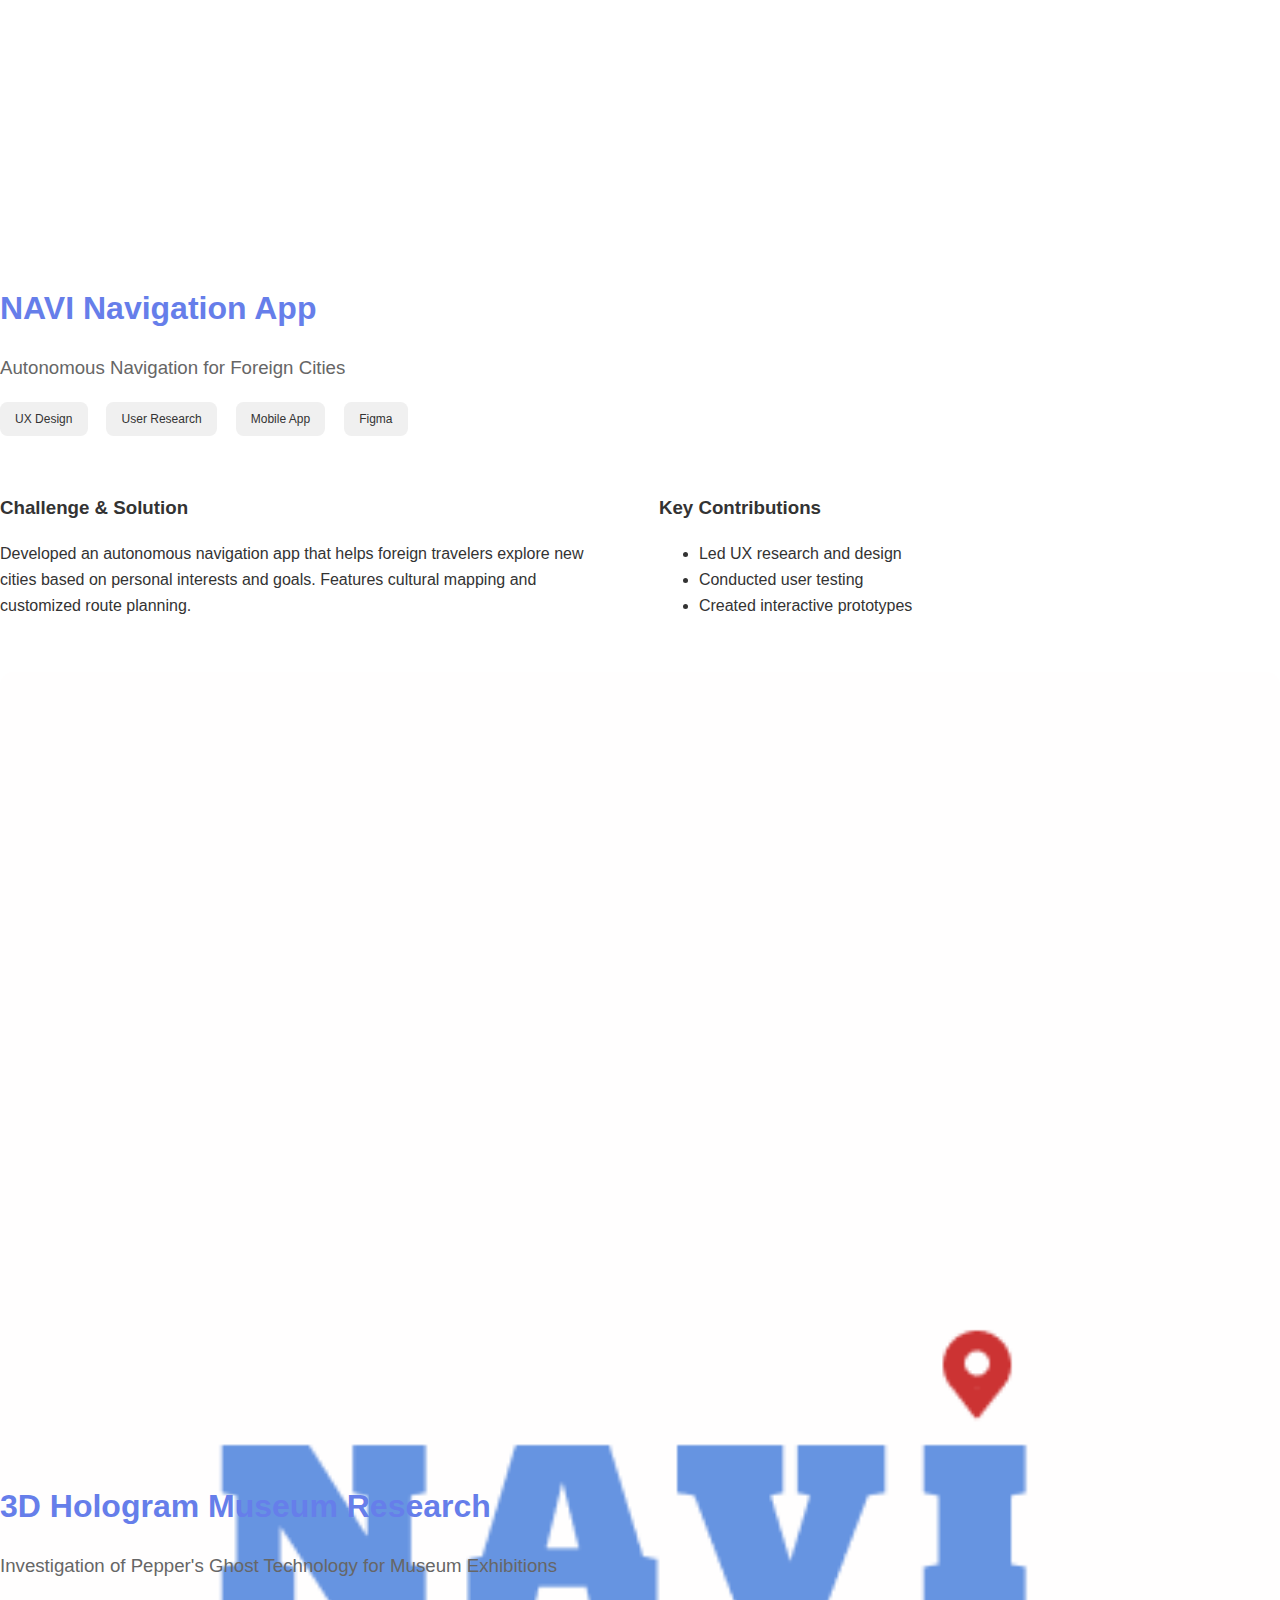
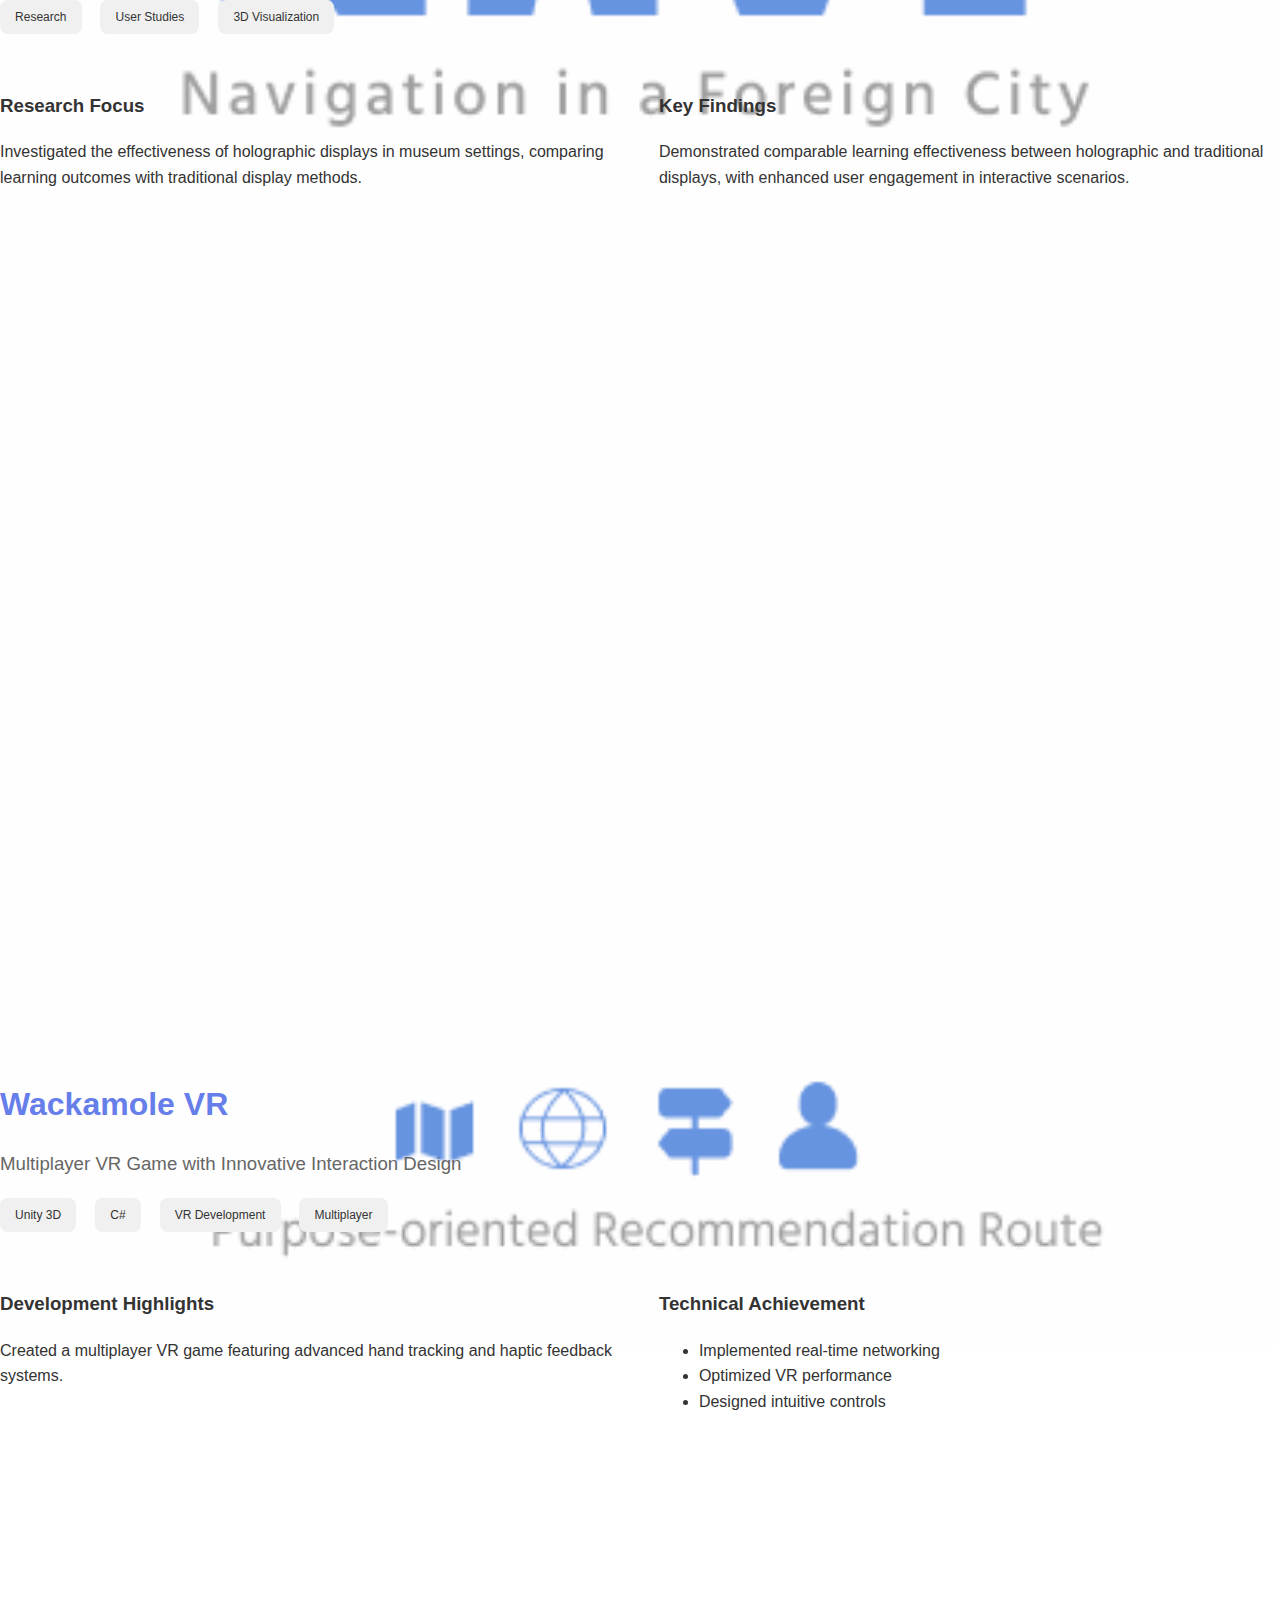
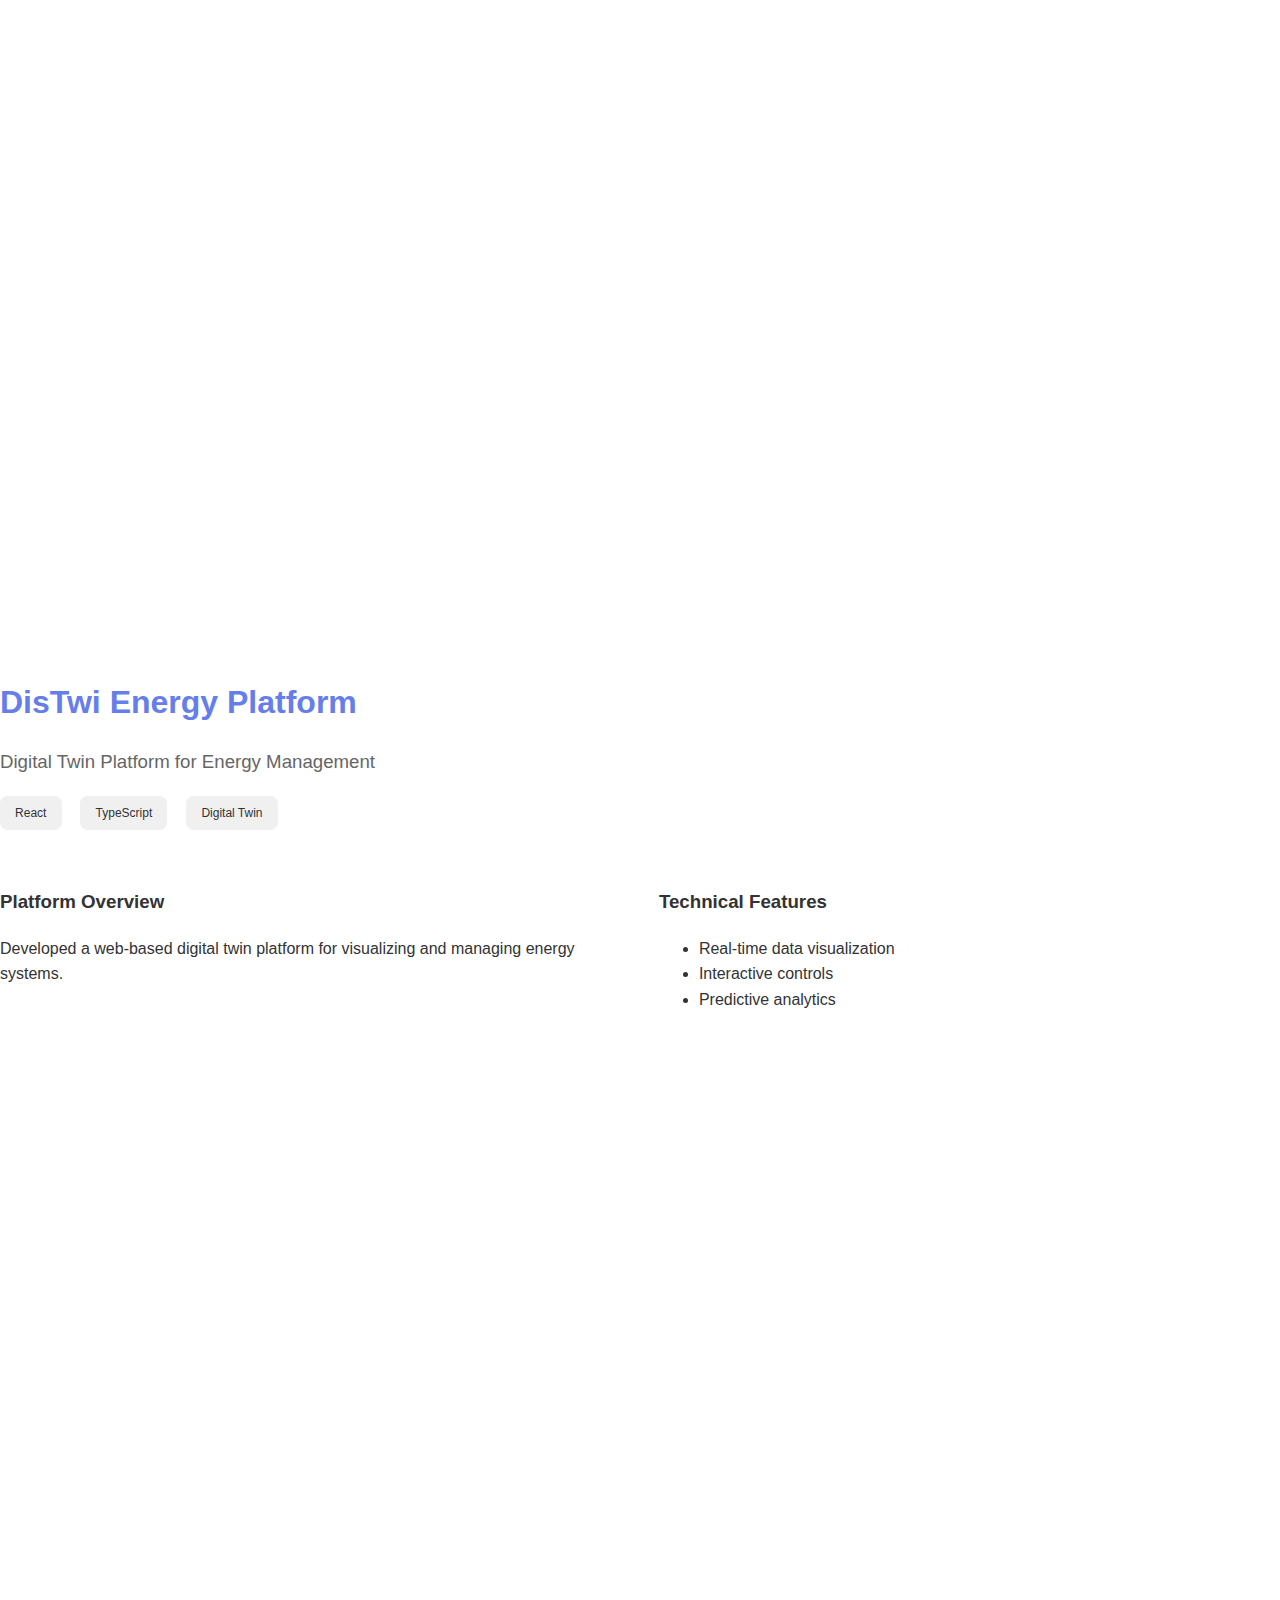
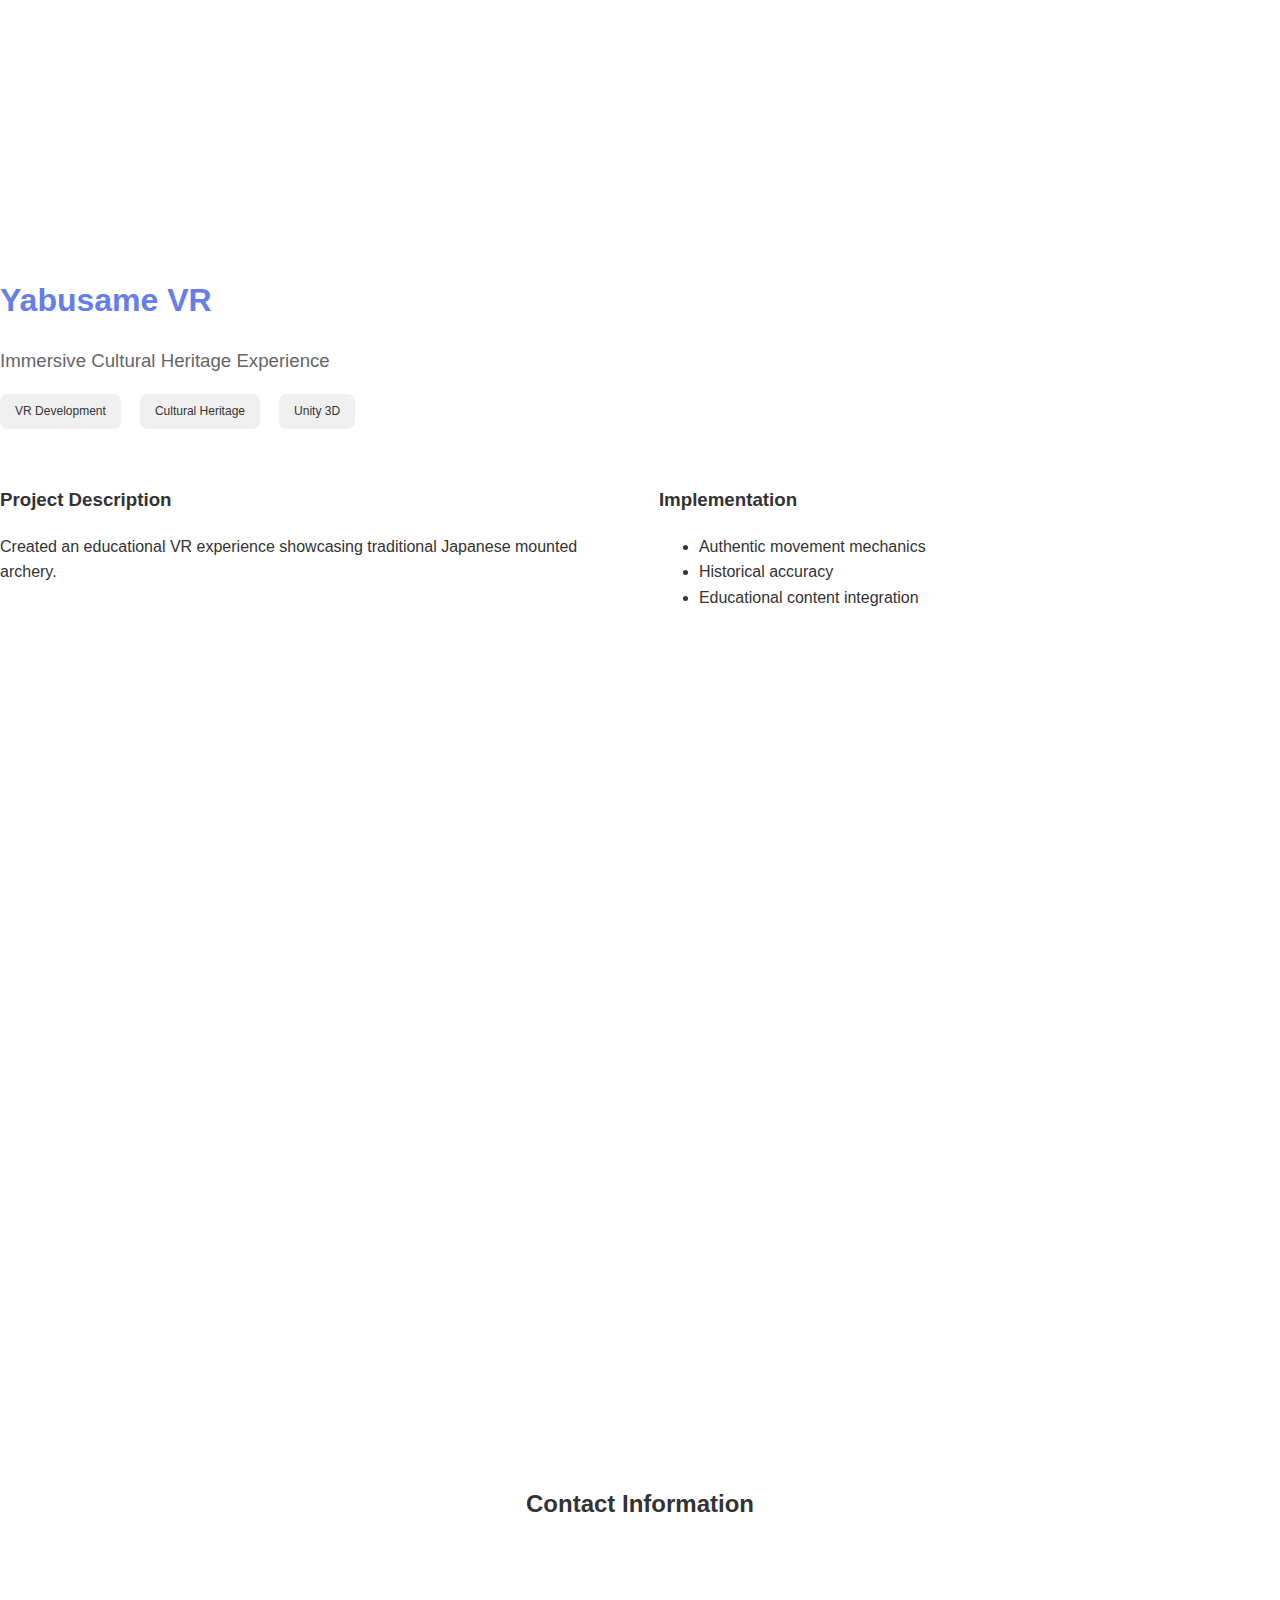
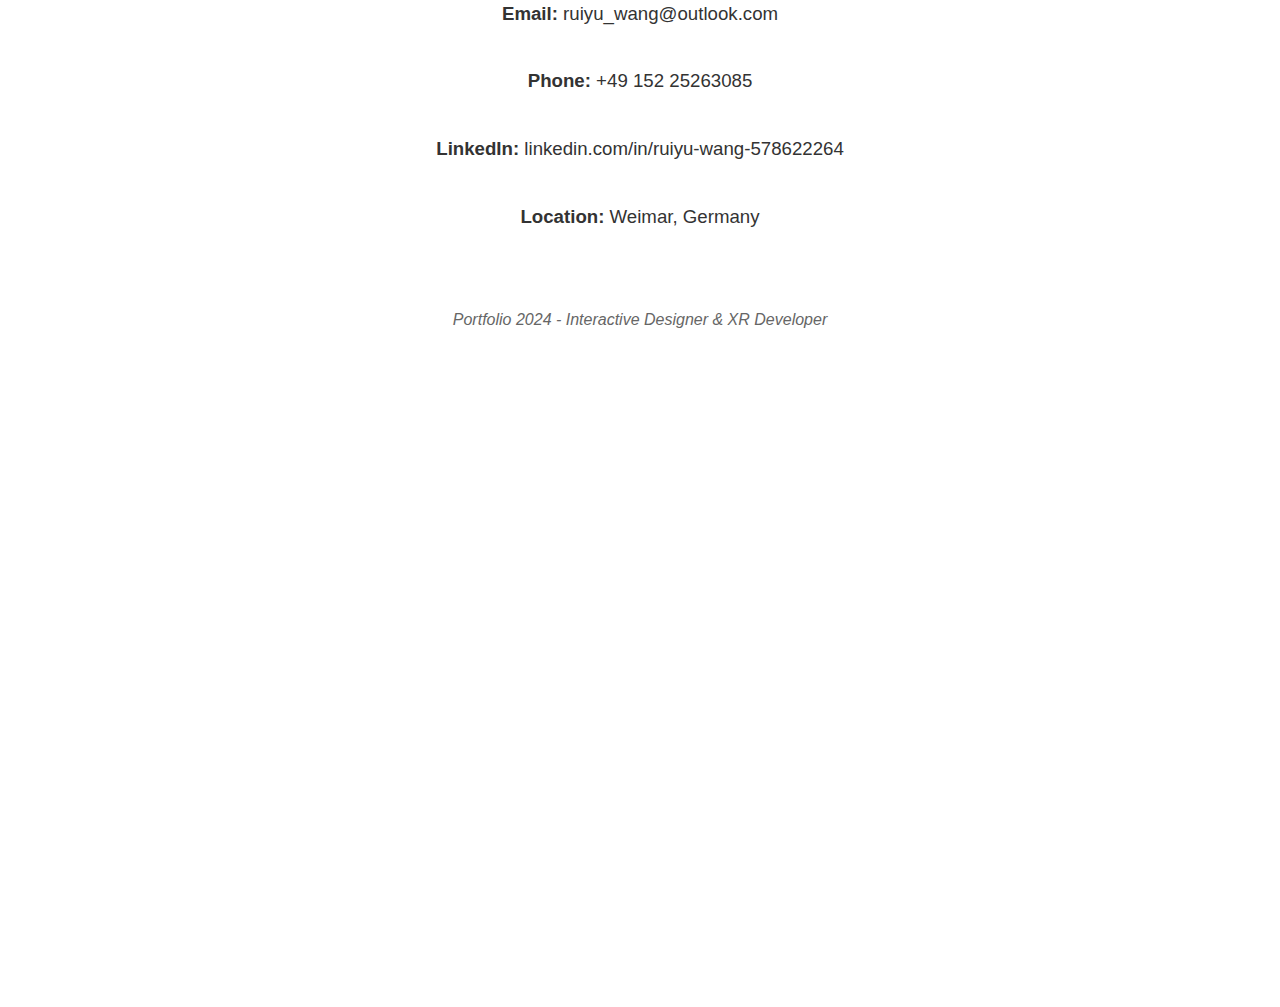
<file: portfolio-print.html>
<!DOCTYPE html>
<html lang="en">
<head>
    <meta charset="UTF-8">
    <meta name="viewport" content="width=device-width, initial-scale=1.0">
    <title>Ruiyu Wang - Portfolio 2024</title>
    <style>
        /* 打印布局优化 */
        @page {
            size: A4;
            margin: 2cm;
        }

        :root {
            --brand-1: #667eea;
            --brand-2: #764ba2;
            --text: #333;
            --muted: #666;
        }

        body {
            font-family: 'Inter', -apple-system, BlinkMacSystemFont, sans-serif;
            line-height: 1.6;
            color: var(--text);
            margin: 0;
            padding: 0;
        }

        /* 页面布局 */
        .page {
            height: 297mm;
            padding: 0;
            page-break-after: always;
            position: relative;
        }

        /* 封面样式 */
        .cover {
            height: 100%;
            display: flex;
            flex-direction: column;
            justify-content: center;
            align-items: center;
            text-align: center;
            background: linear-gradient(135deg, var(--brand-1) 0%, var(--brand-2) 100%);
            color: white;
            padding: 2cm;
        }

        .cover h1 {
            font-size: 48pt;
            margin-bottom: 1cm;
        }

        .cover h2 {
            font-size: 24pt;
            font-weight: normal;
            margin-bottom: 2cm;
        }

        /* 项目页样式 */
        .project {
            padding: 1cm 0;
        }

        .project-header {
            margin-bottom: 1cm;
        }

        .project-title {
            font-size: 24pt;
            color: var(--brand-1);
            margin-bottom: 0.5cm;
        }

        .project-subtitle {
            font-size: 14pt;
            color: var(--muted);
        }

        /* 两列布局 */
        .two-column {
            display: grid;
            grid-template-columns: 1fr 1fr;
            gap: 1cm;
            margin-bottom: 1cm;
        }

        /* 图片容器 */
        .image-container {
            page-break-inside: avoid;
            margin-bottom: 1cm;
        }

        .project-image {
            width: 100%;
            height: auto;
            border-radius: 4mm;
        }

        /* 技术栈标签 */
        .tech-stack {
            display: flex;
            flex-wrap: wrap;
            gap: 5mm;
            margin: 5mm 0;
        }

        .tech-tag {
            background: #f0f0f0;
            padding: 2mm 4mm;
            border-radius: 2mm;
            font-size: 9pt;
        }

        /* 联系方式 */
        .contact {
            text-align: center;
            margin-top: 2cm;
        }

        /* 目录样式 */
        .toc {
            padding: 2cm 0;
        }

        .toc-item {
            display: flex;
            justify-content: space-between;
            margin-bottom: 5mm;
            border-bottom: 1px dotted var(--muted);
        }

        /* 确保分页控制 */
        .no-break {
            page-break-inside: avoid;
        }

        .page-break {
            page-break-before: always;
        }
    </style>
</head>
<body>
    <!-- 封面 -->
    <div class="page cover">
        <h1>Ruiyu Wang</h1>
        <h2>Interactive Designer & XR Developer</h2>
        <p>Portfolio 2024</p>
    </div>

    <!-- 目录 -->
    <div class="page toc">
        <h2>Contents</h2>
        <div class="toc-item">
            <span>NAVI Navigation App</span>
            <span>3</span>
        </div>
        <div class="toc-item">
            <span>3D Hologram Museum Research</span>
            <span>6</span>
        </div>
        <div class="toc-item">
            <span>Wackamole VR</span>
            <span>9</span>
        </div>
        <div class="toc-item">
            <span>DisTwi Energy Platform</span>
            <span>12</span>
        </div>
        <div class="toc-item">
            <span>Yabusame VR</span>
            <span>15</span>
        </div>
    </div>

    <!-- NAVI项目 -->
    <div class="page project no-break">
        <div class="project-header">
            <h2 class="project-title">NAVI Navigation App</h2>
            <p class="project-subtitle">Autonomous Navigation for Foreign Cities</p>
            
            <div class="tech-stack">
                <span class="tech-tag">UX Design</span>
                <span class="tech-tag">User Research</span>
                <span class="tech-tag">Mobile App</span>
                <span class="tech-tag">Figma</span>
            </div>
        </div>
        
        <div class="two-column">
            <div>
                <h3>Challenge & Solution</h3>
                <p>Developed an autonomous navigation app that helps foreign travelers explore new cities based on personal interests and goals. Features cultural mapping and customized route planning.</p>
            </div>
            <div>
                <h3>Key Contributions</h3>
                <ul>
                    <li>Led UX research and design</li>
                    <li>Conducted user testing</li>
                    <li>Created interactive prototypes</li>
                </ul>
            </div>
        </div>
        
        <div class="image-container">
            <img src="Ruiyu Wang 1 Openpage.png" alt="NAVI App Interface" class="project-image">
        </div>
    </div>

    <!-- Hologram项目 -->
    <div class="page project page-break">
        <div class="project-header">
            <h2 class="project-title">3D Hologram Museum Research</h2>
            <p class="project-subtitle">Investigation of Pepper's Ghost Technology for Museum Exhibitions</p>
            
            <div class="tech-stack">
                <span class="tech-tag">Research</span>
                <span class="tech-tag">User Studies</span>
                <span class="tech-tag">3D Visualization</span>
            </div>
        </div>
        
        <div class="two-column">
            <div>
                <h3>Research Focus</h3>
                <p>Investigated the effectiveness of holographic displays in museum settings, comparing learning outcomes with traditional display methods.</p>
            </div>
            <div>
                <h3>Key Findings</h3>
                <p>Demonstrated comparable learning effectiveness between holographic and traditional displays, with enhanced user engagement in interactive scenarios.</p>
            </div>
        </div>
    </div>

    <!-- Wackamole VR项目 -->
    <div class="page project page-break">
        <div class="project-header">
            <h2 class="project-title">Wackamole VR</h2>
            <p class="project-subtitle">Multiplayer VR Game with Innovative Interaction Design</p>
            
            <div class="tech-stack">
                <span class="tech-tag">Unity 3D</span>
                <span class="tech-tag">C#</span>
                <span class="tech-tag">VR Development</span>
                <span class="tech-tag">Multiplayer</span>
            </div>
        </div>
        
        <div class="two-column">
            <div>
                <h3>Development Highlights</h3>
                <p>Created a multiplayer VR game featuring advanced hand tracking and haptic feedback systems.</p>
            </div>
            <div>
                <h3>Technical Achievement</h3>
                <ul>
                    <li>Implemented real-time networking</li>
                    <li>Optimized VR performance</li>
                    <li>Designed intuitive controls</li>
                </ul>
            </div>
        </div>
    </div>

    <!-- DisTwi项目 -->
    <div class="page project page-break">
        <div class="project-header">
            <h2 class="project-title">DisTwi Energy Platform</h2>
            <p class="project-subtitle">Digital Twin Platform for Energy Management</p>
            
            <div class="tech-stack">
                <span class="tech-tag">React</span>
                <span class="tech-tag">TypeScript</span>
                <span class="tech-tag">Digital Twin</span>
            </div>
        </div>
        
        <div class="two-column">
            <div>
                <h3>Platform Overview</h3>
                <p>Developed a web-based digital twin platform for visualizing and managing energy systems.</p>
            </div>
            <div>
                <h3>Technical Features</h3>
                <ul>
                    <li>Real-time data visualization</li>
                    <li>Interactive controls</li>
                    <li>Predictive analytics</li>
                </ul>
            </div>
        </div>
    </div>

    <!-- Yabusame VR项目 -->
    <div class="page project page-break">
        <div class="project-header">
            <h2 class="project-title">Yabusame VR</h2>
            <p class="project-subtitle">Immersive Cultural Heritage Experience</p>
            
            <div class="tech-stack">
                <span class="tech-tag">VR Development</span>
                <span class="tech-tag">Cultural Heritage</span>
                <span class="tech-tag">Unity 3D</span>
            </div>
        </div>
        
        <div class="two-column">
            <div>
                <h3>Project Description</h3>
                <p>Created an educational VR experience showcasing traditional Japanese mounted archery.</p>
            </div>
            <div>
                <h3>Implementation</h3>
                <ul>
                    <li>Authentic movement mechanics</li>
                    <li>Historical accuracy</li>
                    <li>Educational content integration</li>
                </ul>
            </div>
        </div>
    </div>

    <!-- 联系方式 -->
    <div class="page contact page-break">
        <h2>Contact Information</h2>
        <div style="margin: 2cm 0;">
            <p style="font-size: 14pt; margin: 1cm 0;">
                <strong>Email:</strong> ruiyu_wang@outlook.com
            </p>
            <p style="font-size: 14pt; margin: 1cm 0;">
                <strong>Phone:</strong> +49 152 25263085
            </p>
            <p style="font-size: 14pt; margin: 1cm 0;">
                <strong>LinkedIn:</strong> linkedin.com/in/ruiyu-wang-578622264
            </p>
            <p style="font-size: 14pt; margin: 1cm 0;">
                <strong>Location:</strong> Weimar, Germany
            </p>
        </div>
        <p style="font-style: italic; color: var(--muted);">
            Portfolio 2024 - Interactive Designer & XR Developer
        </p>
    </div>
</body>
</html>
</file>
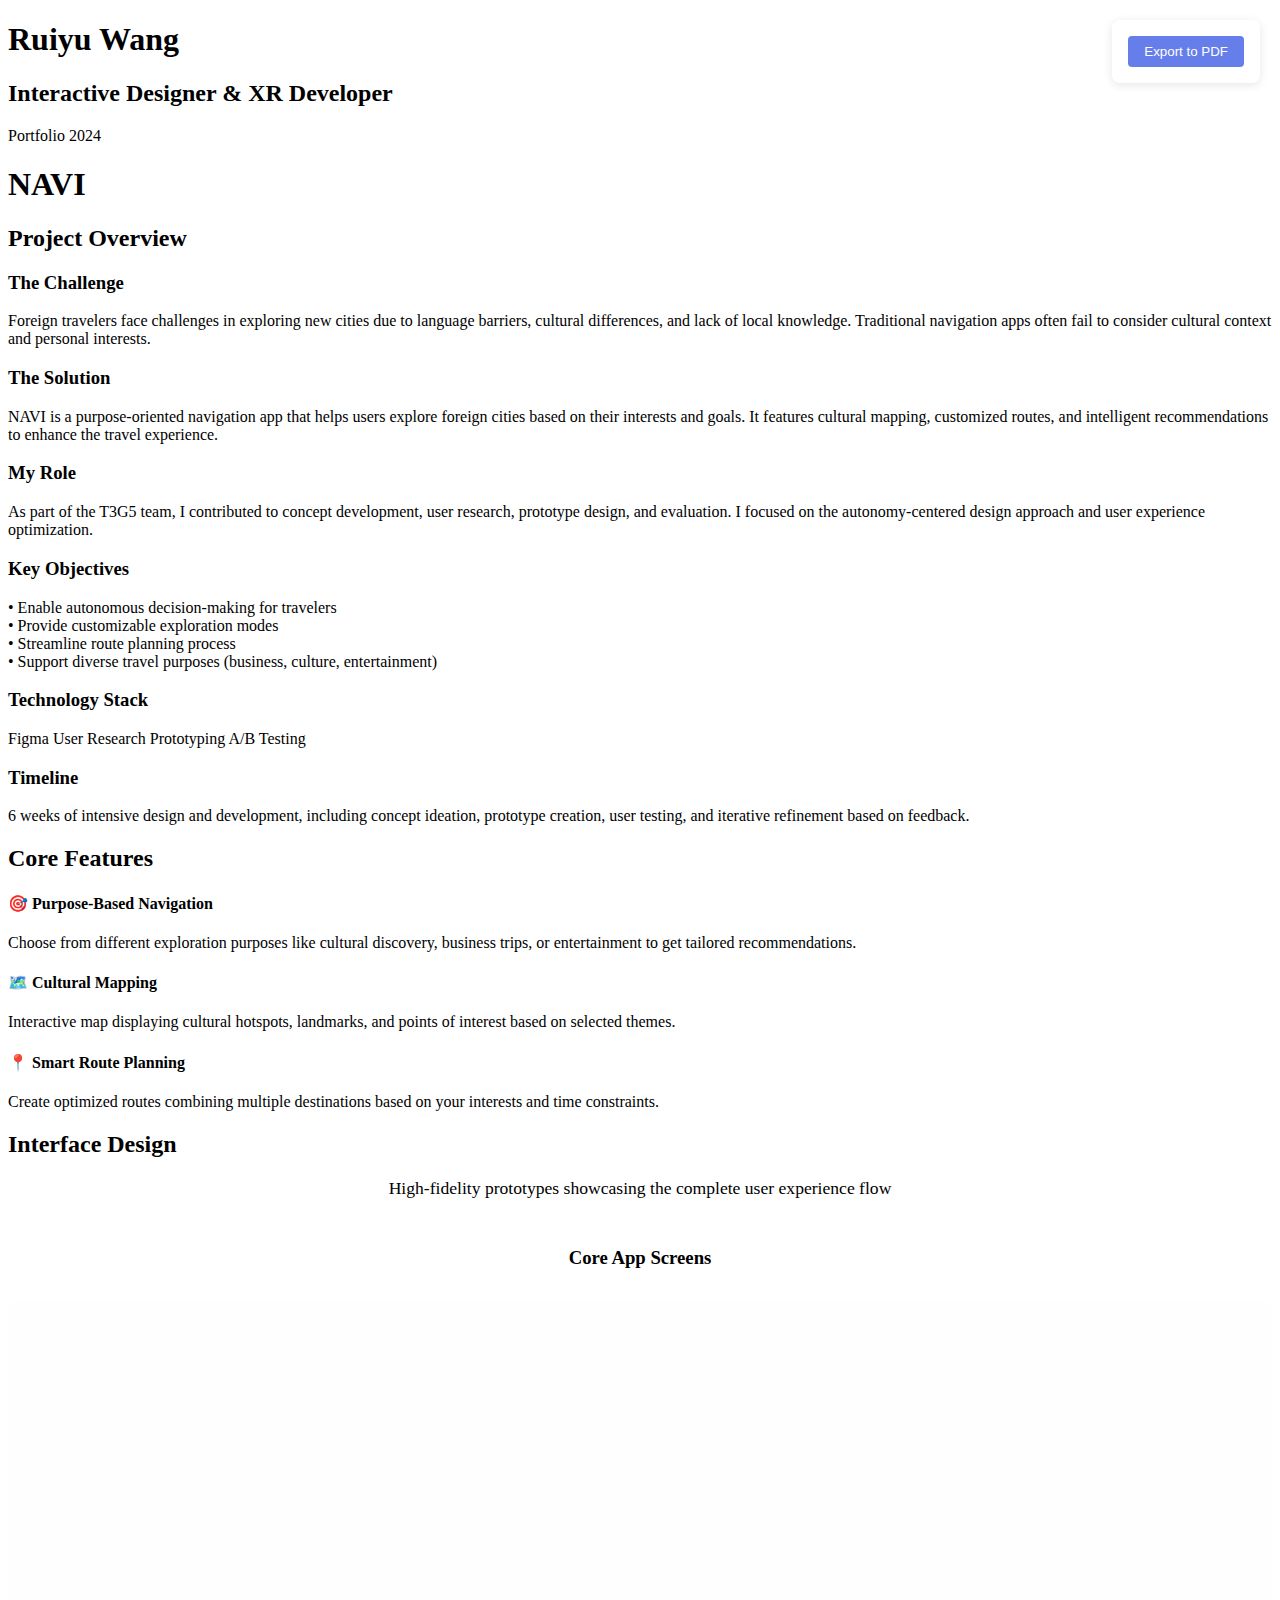
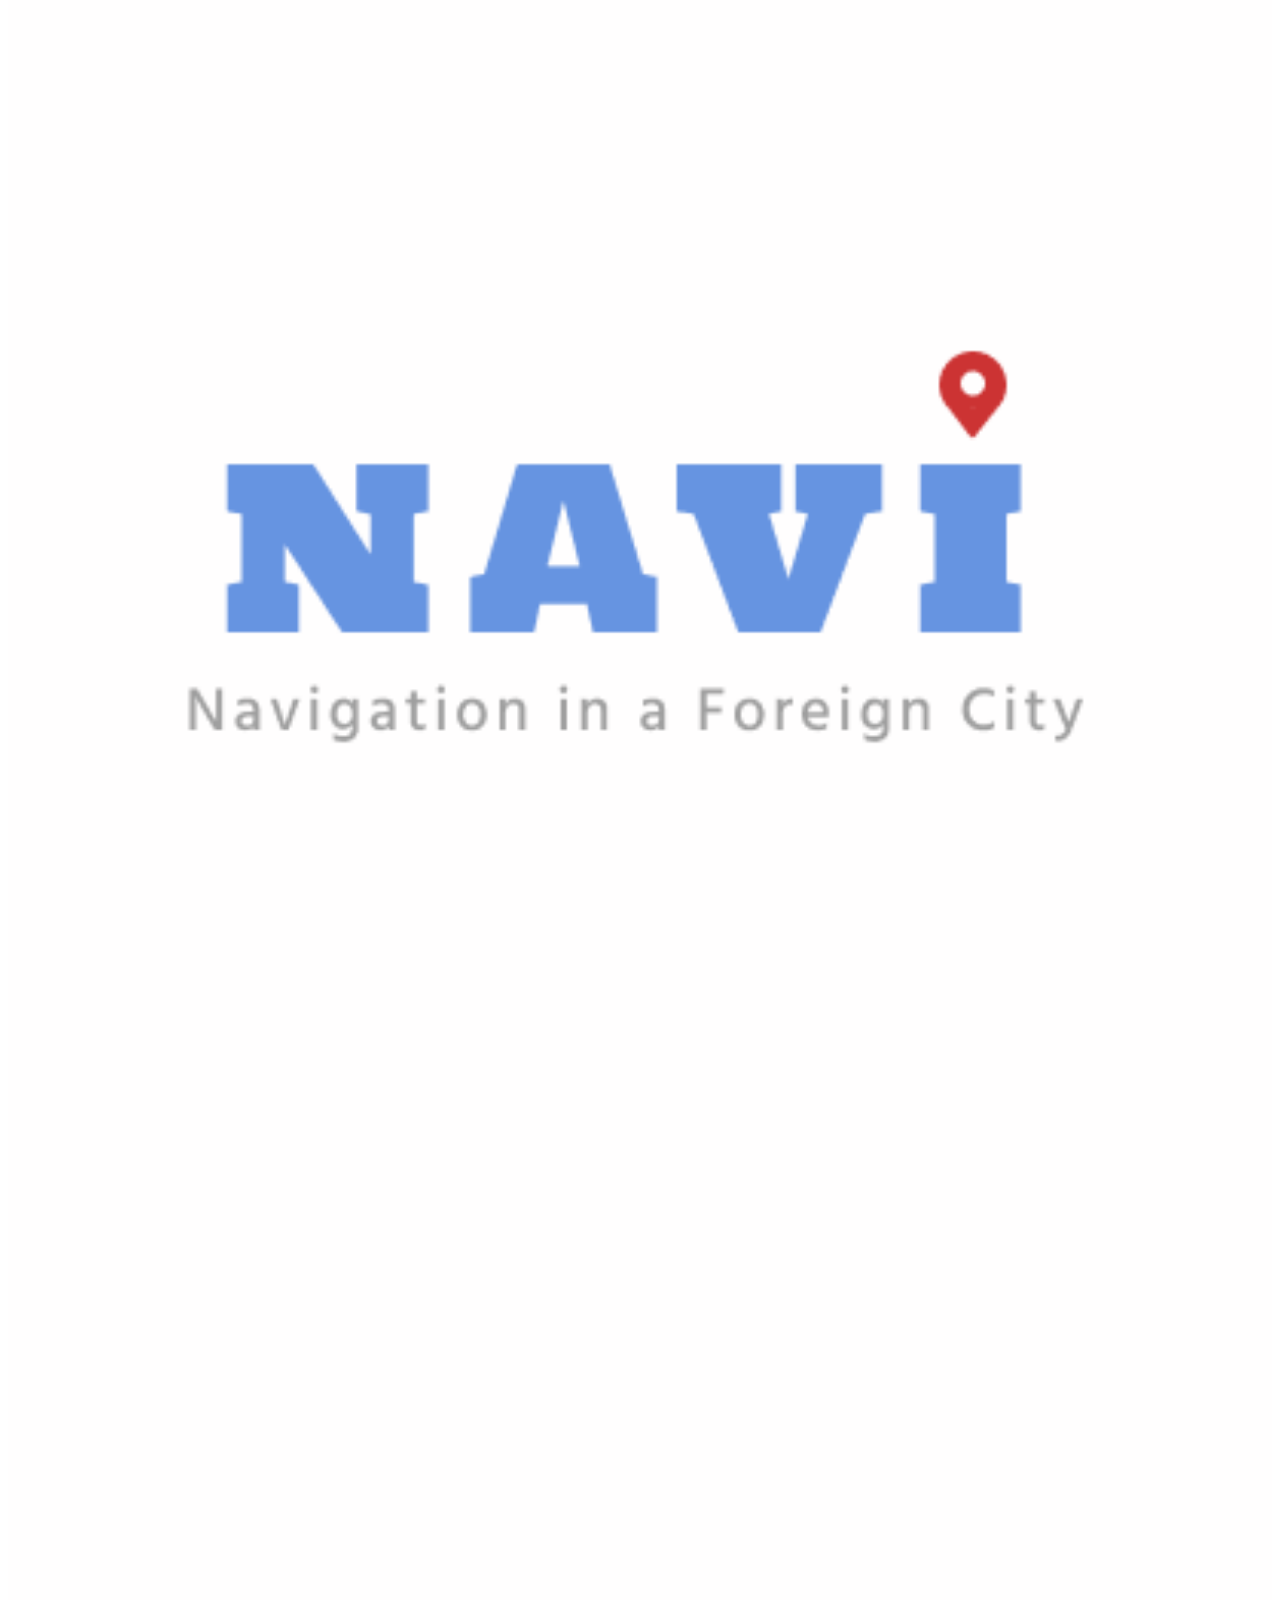
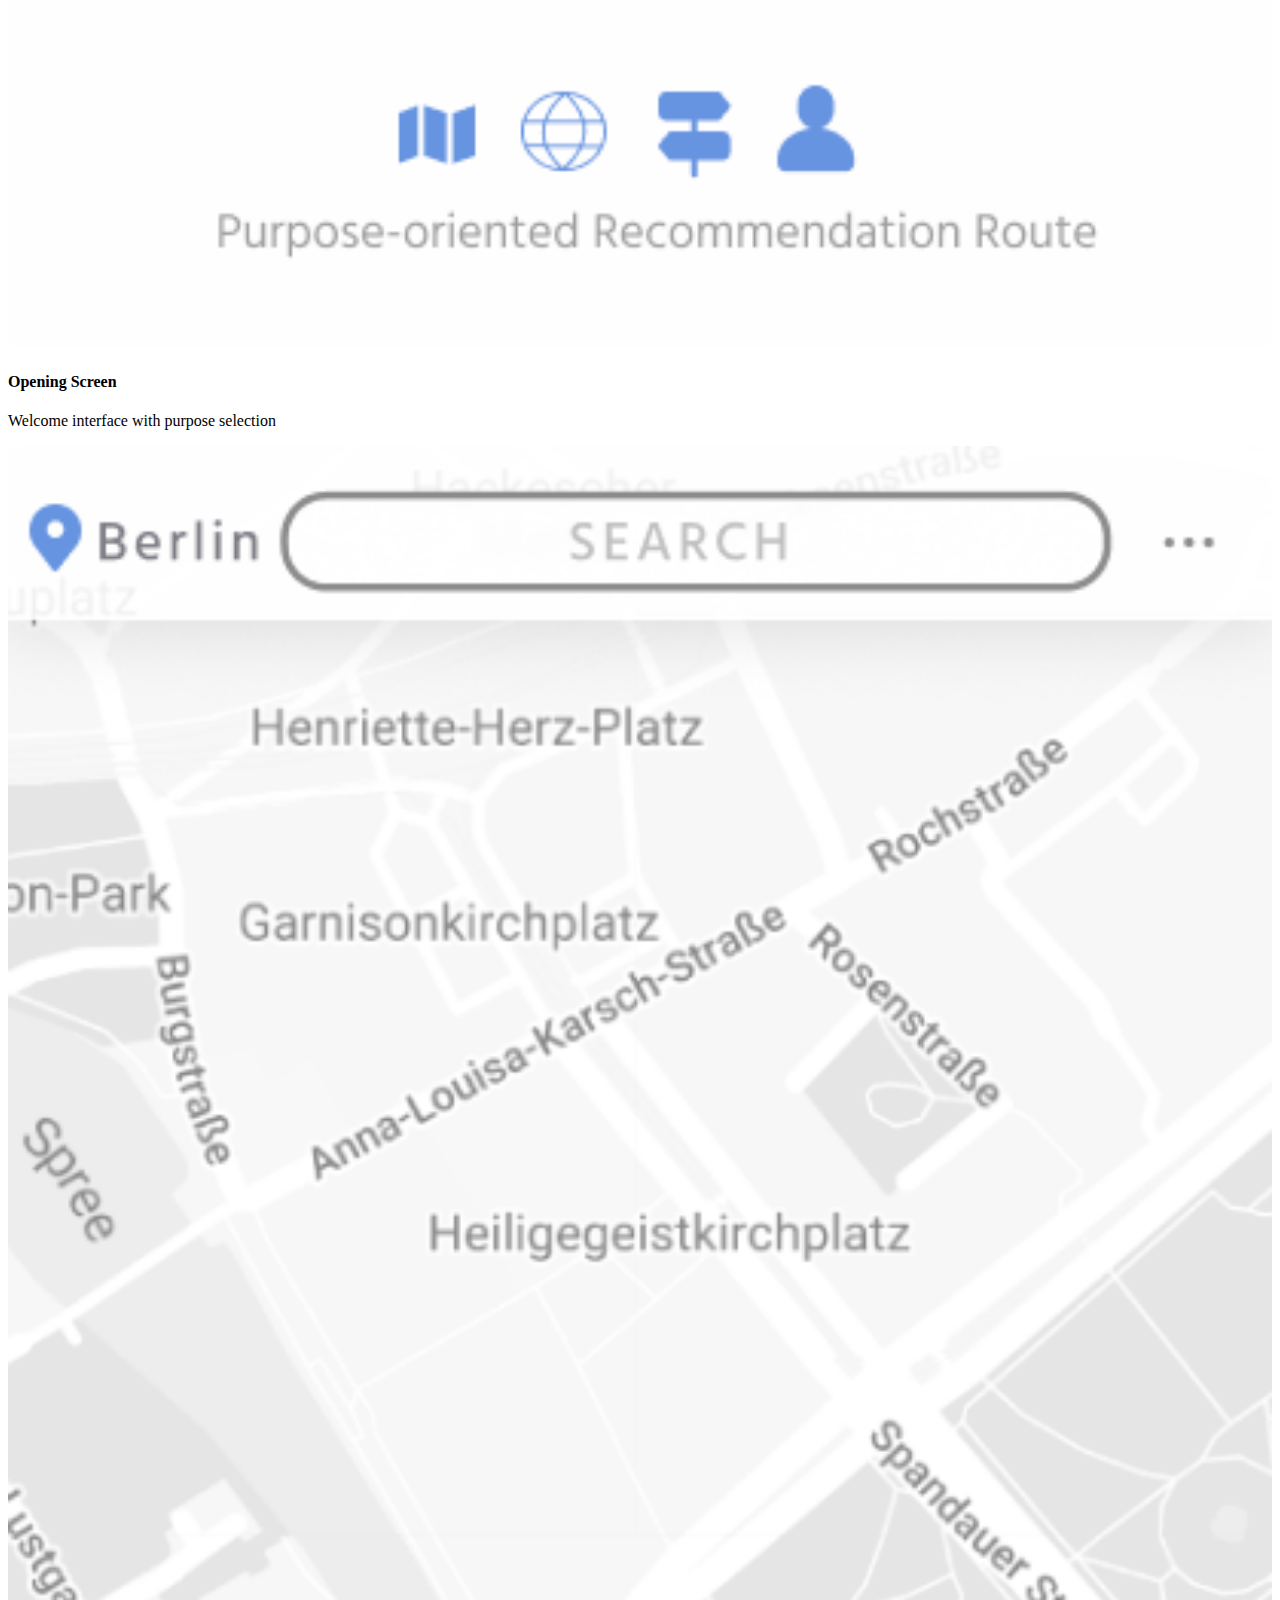
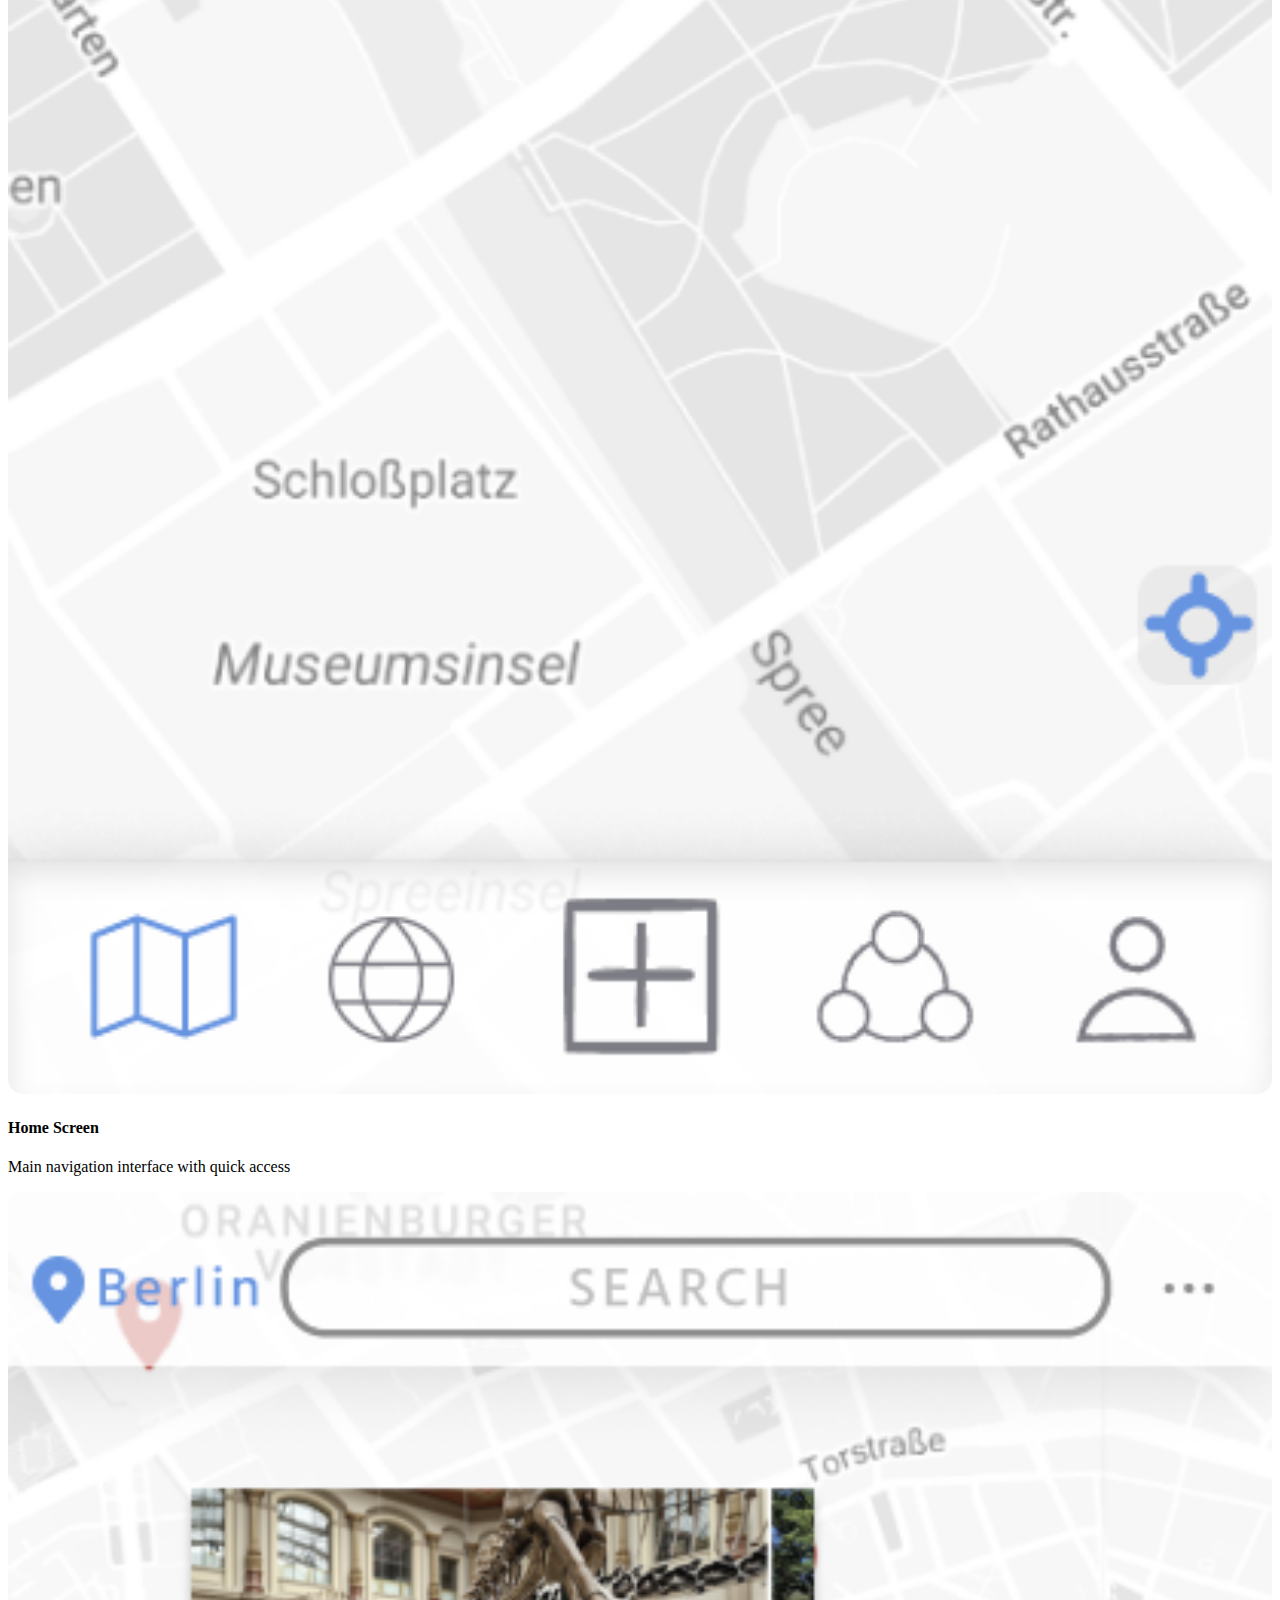
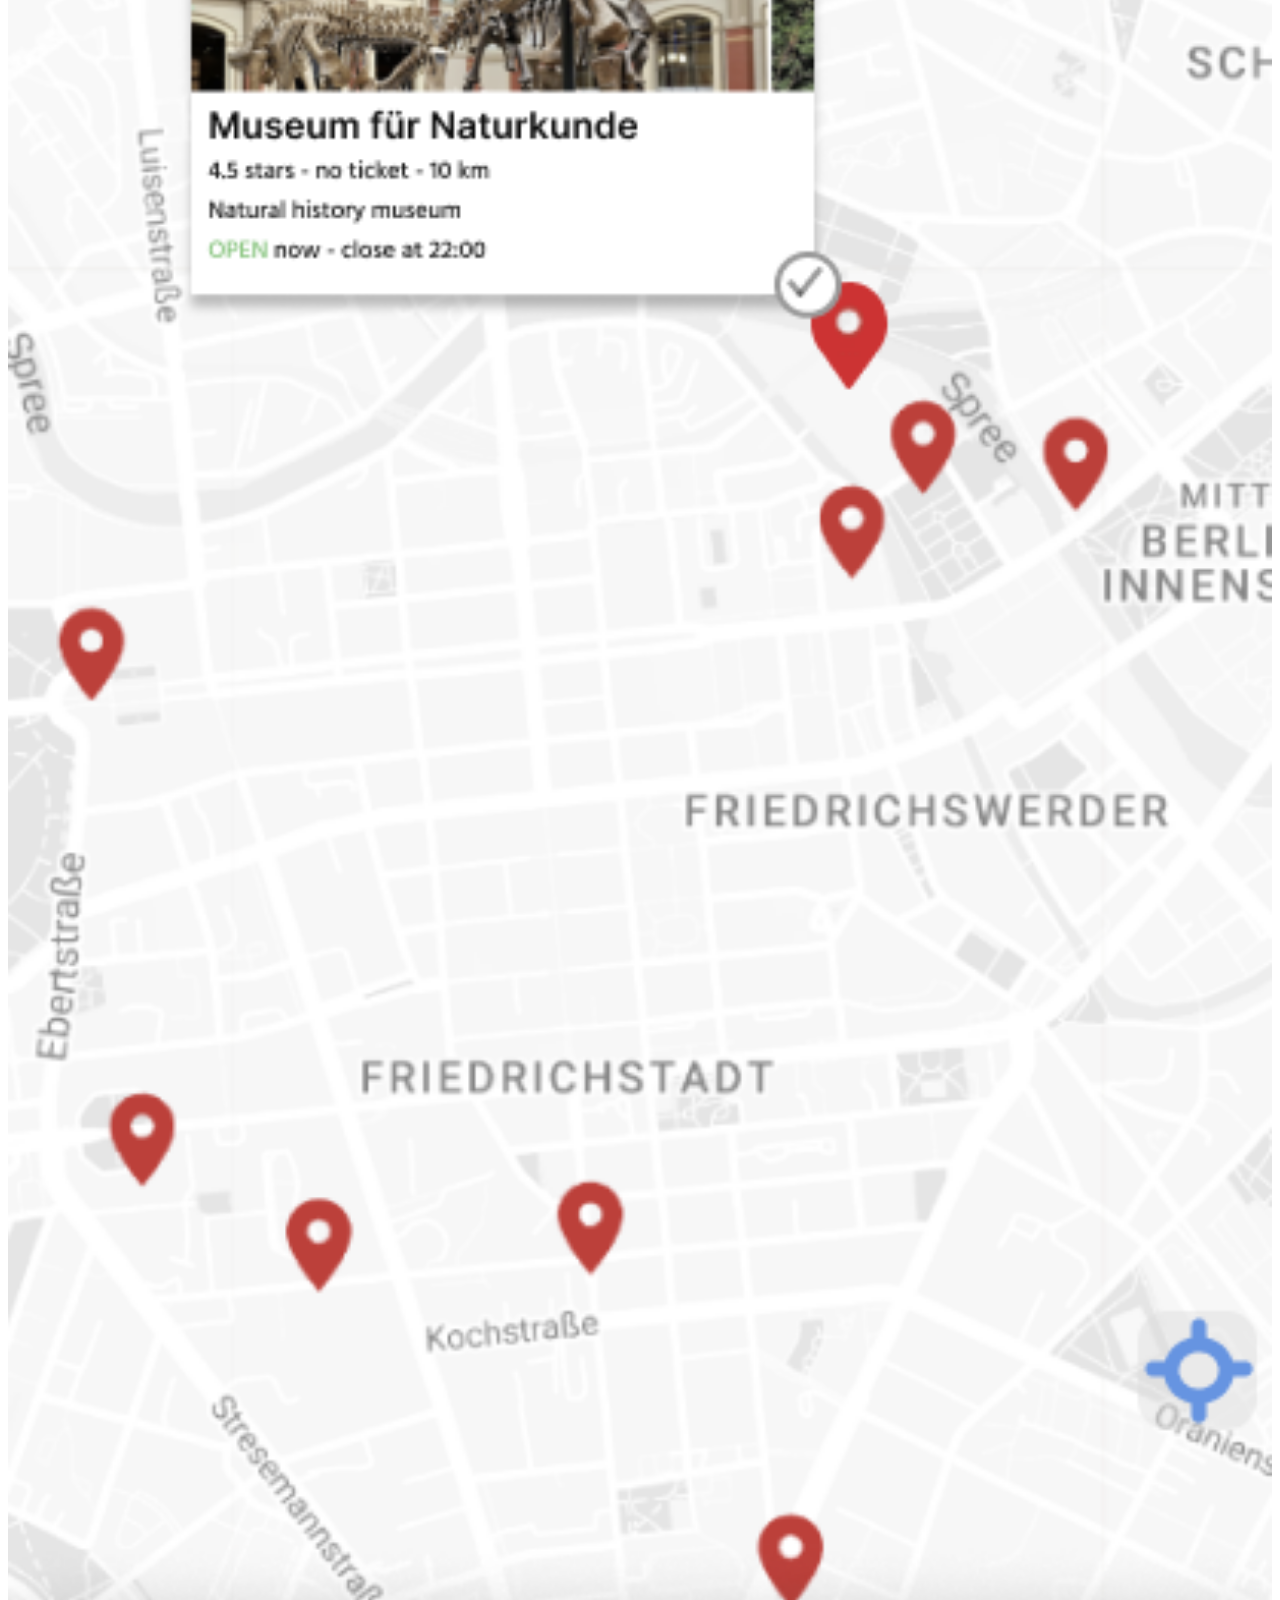
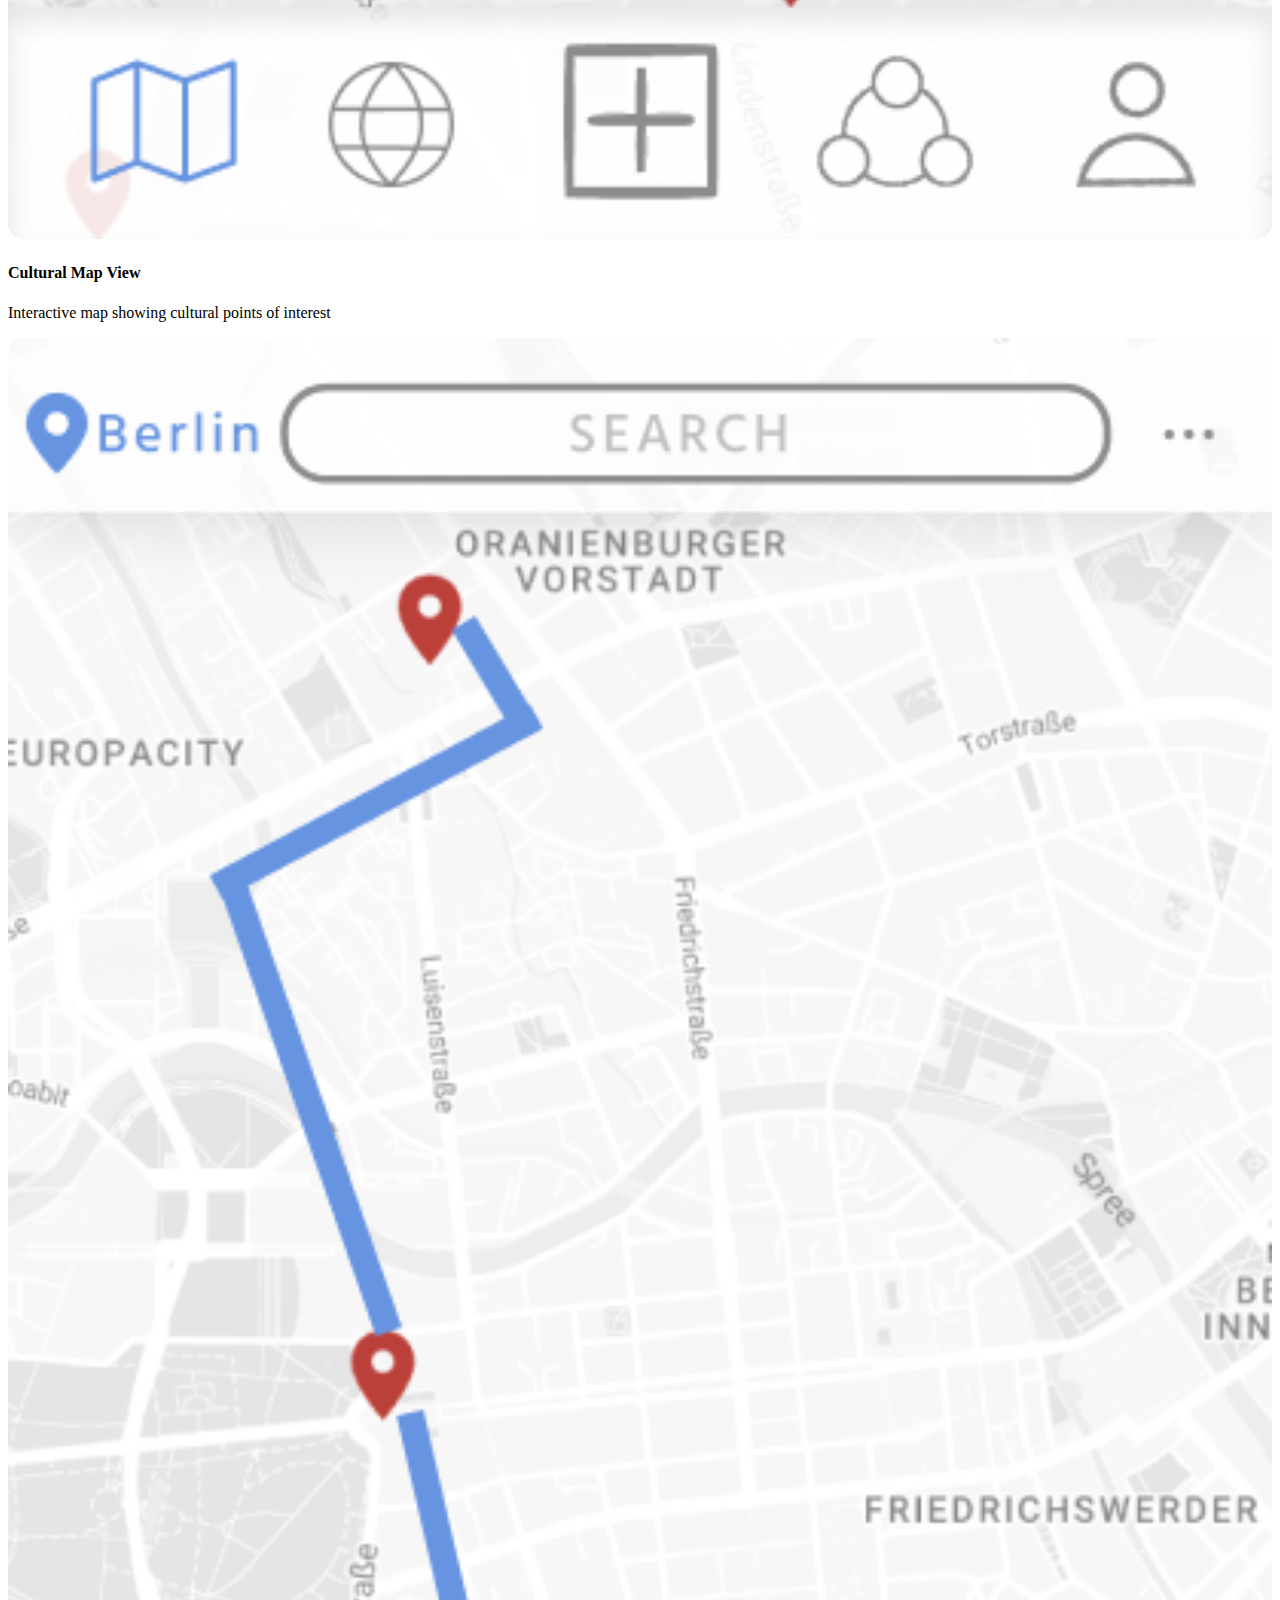
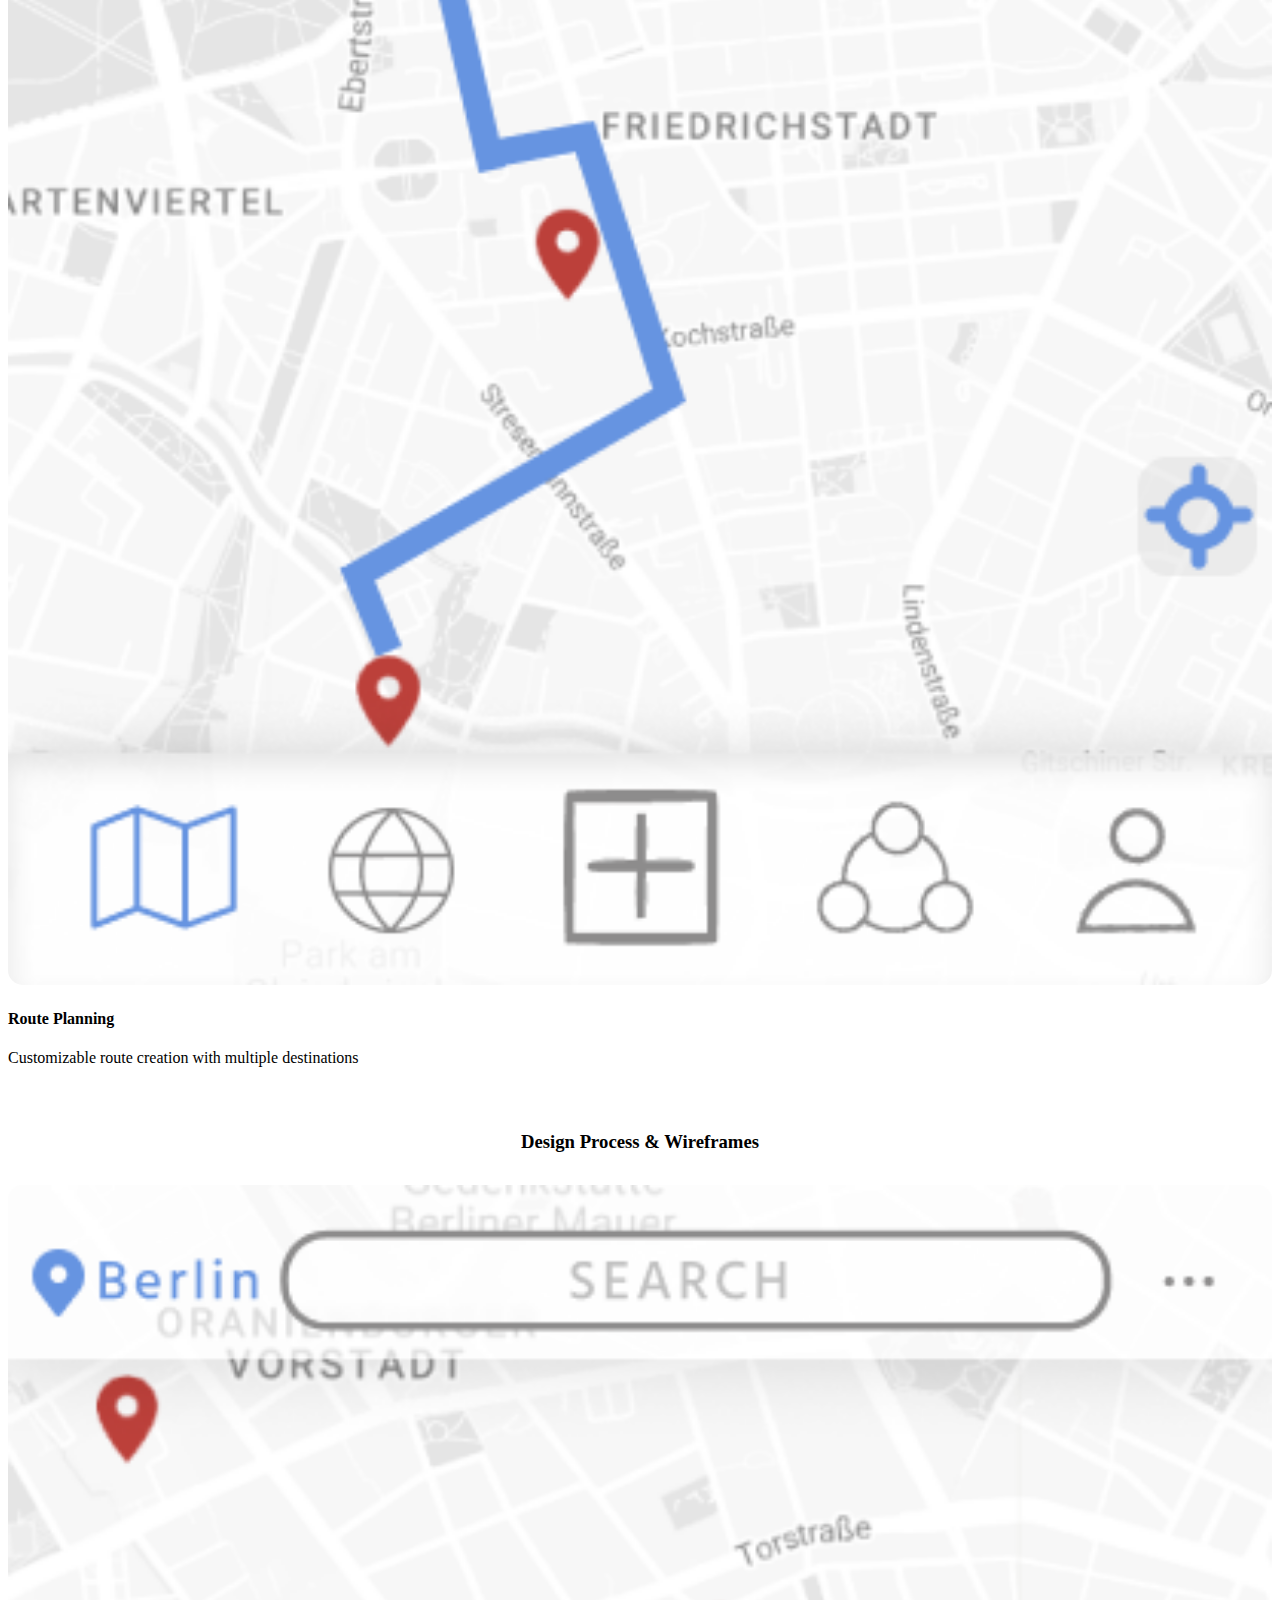
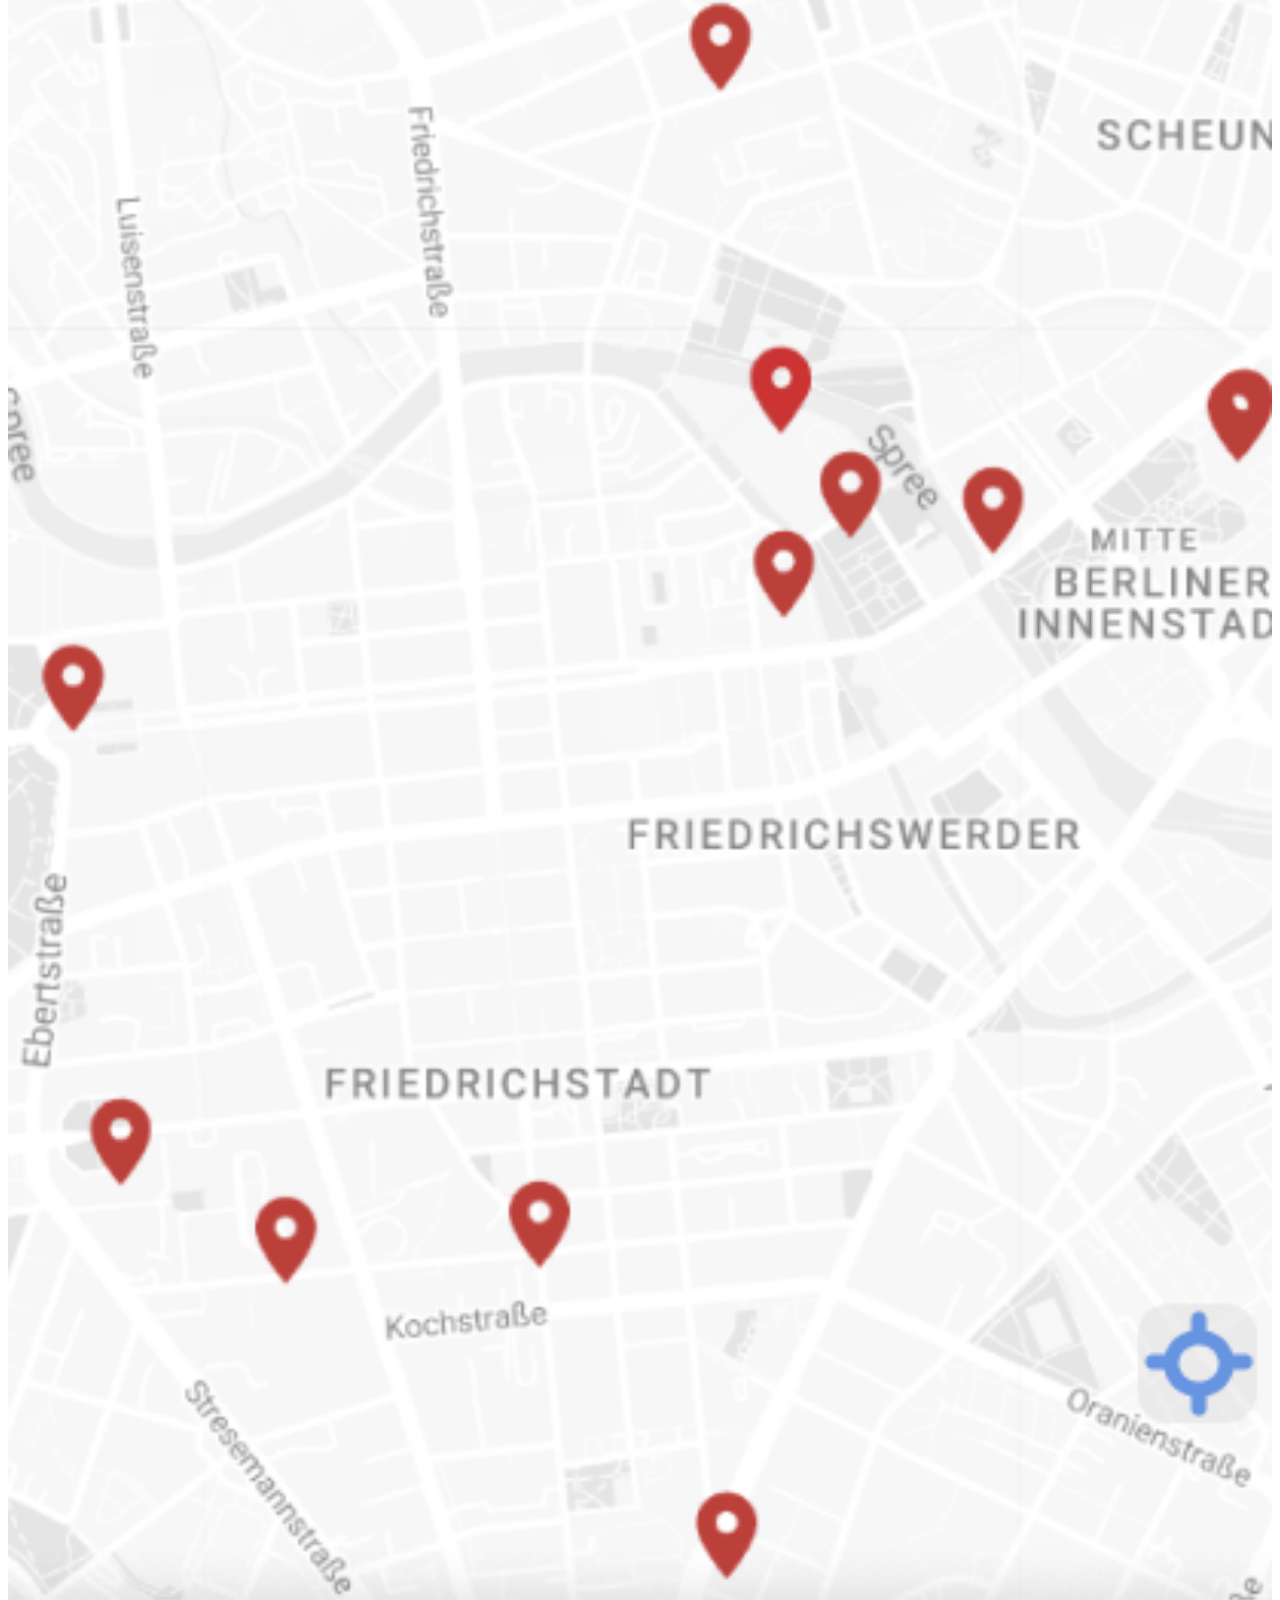
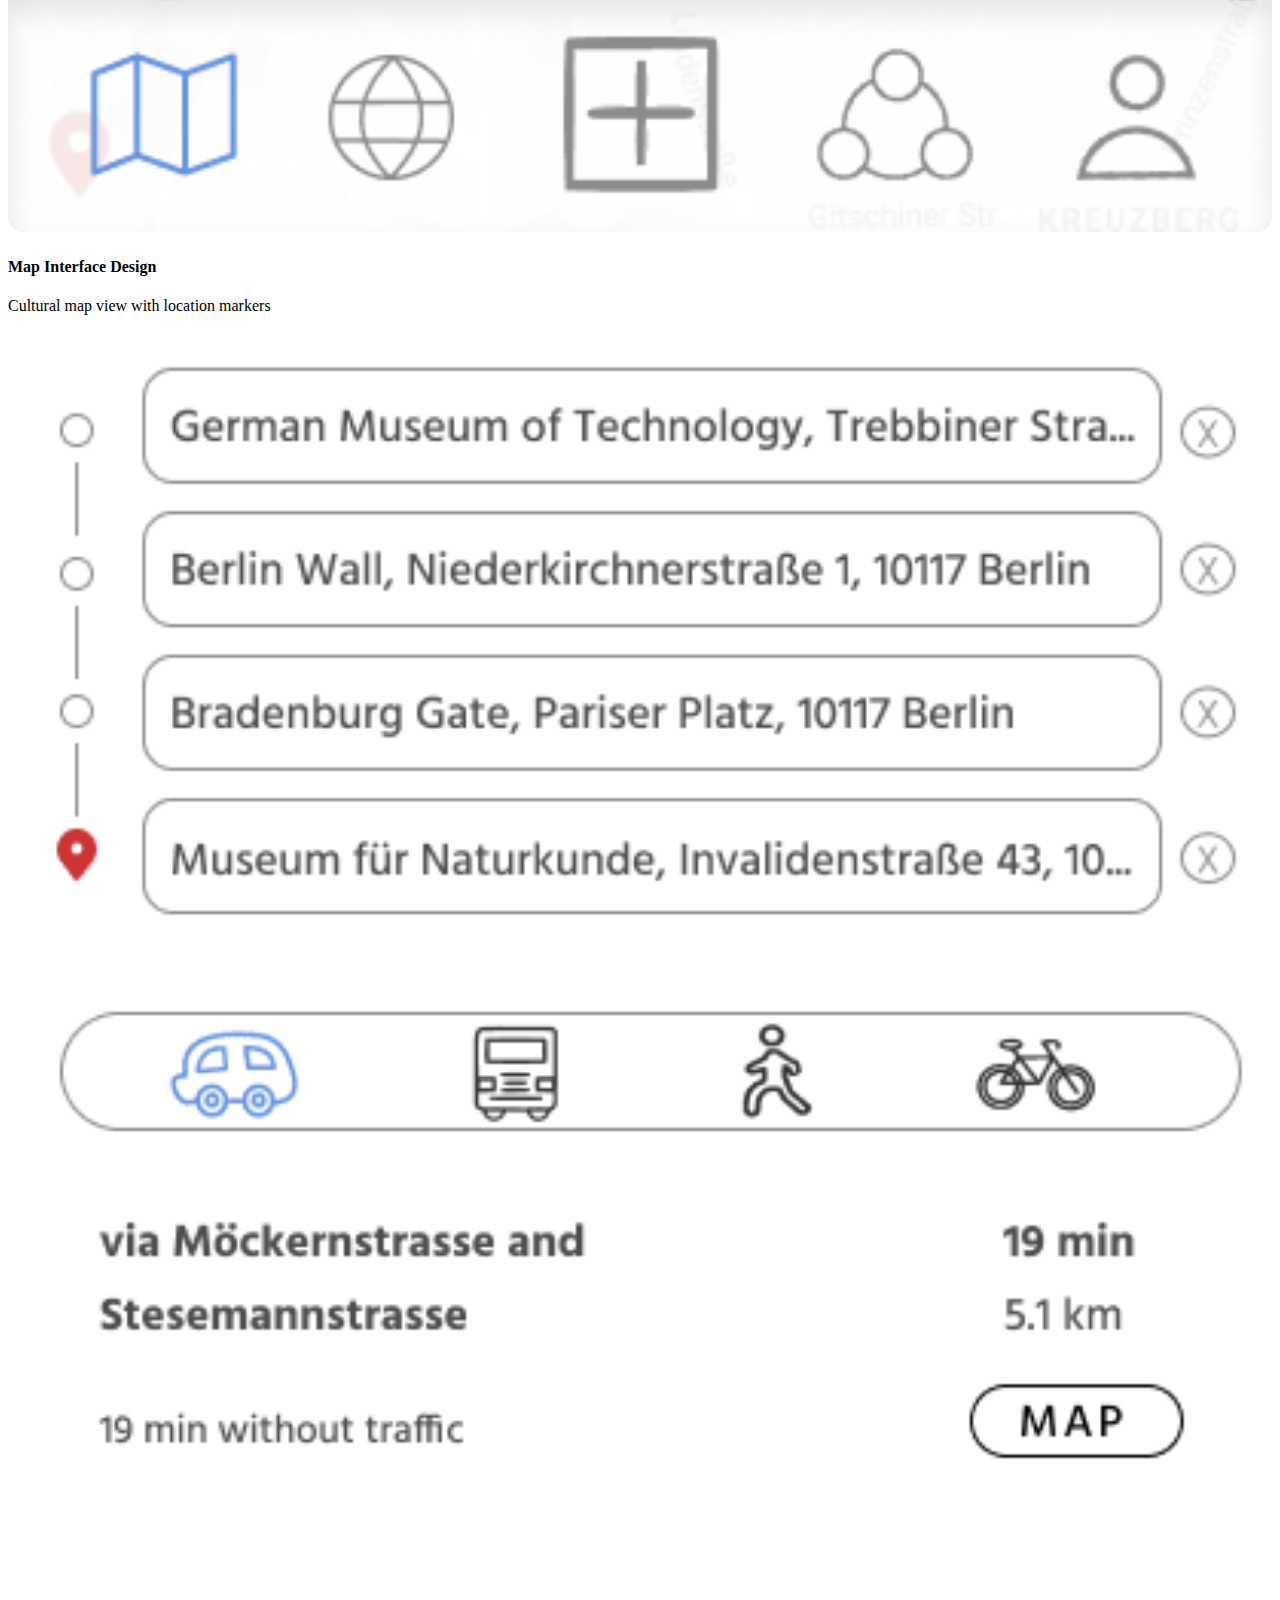
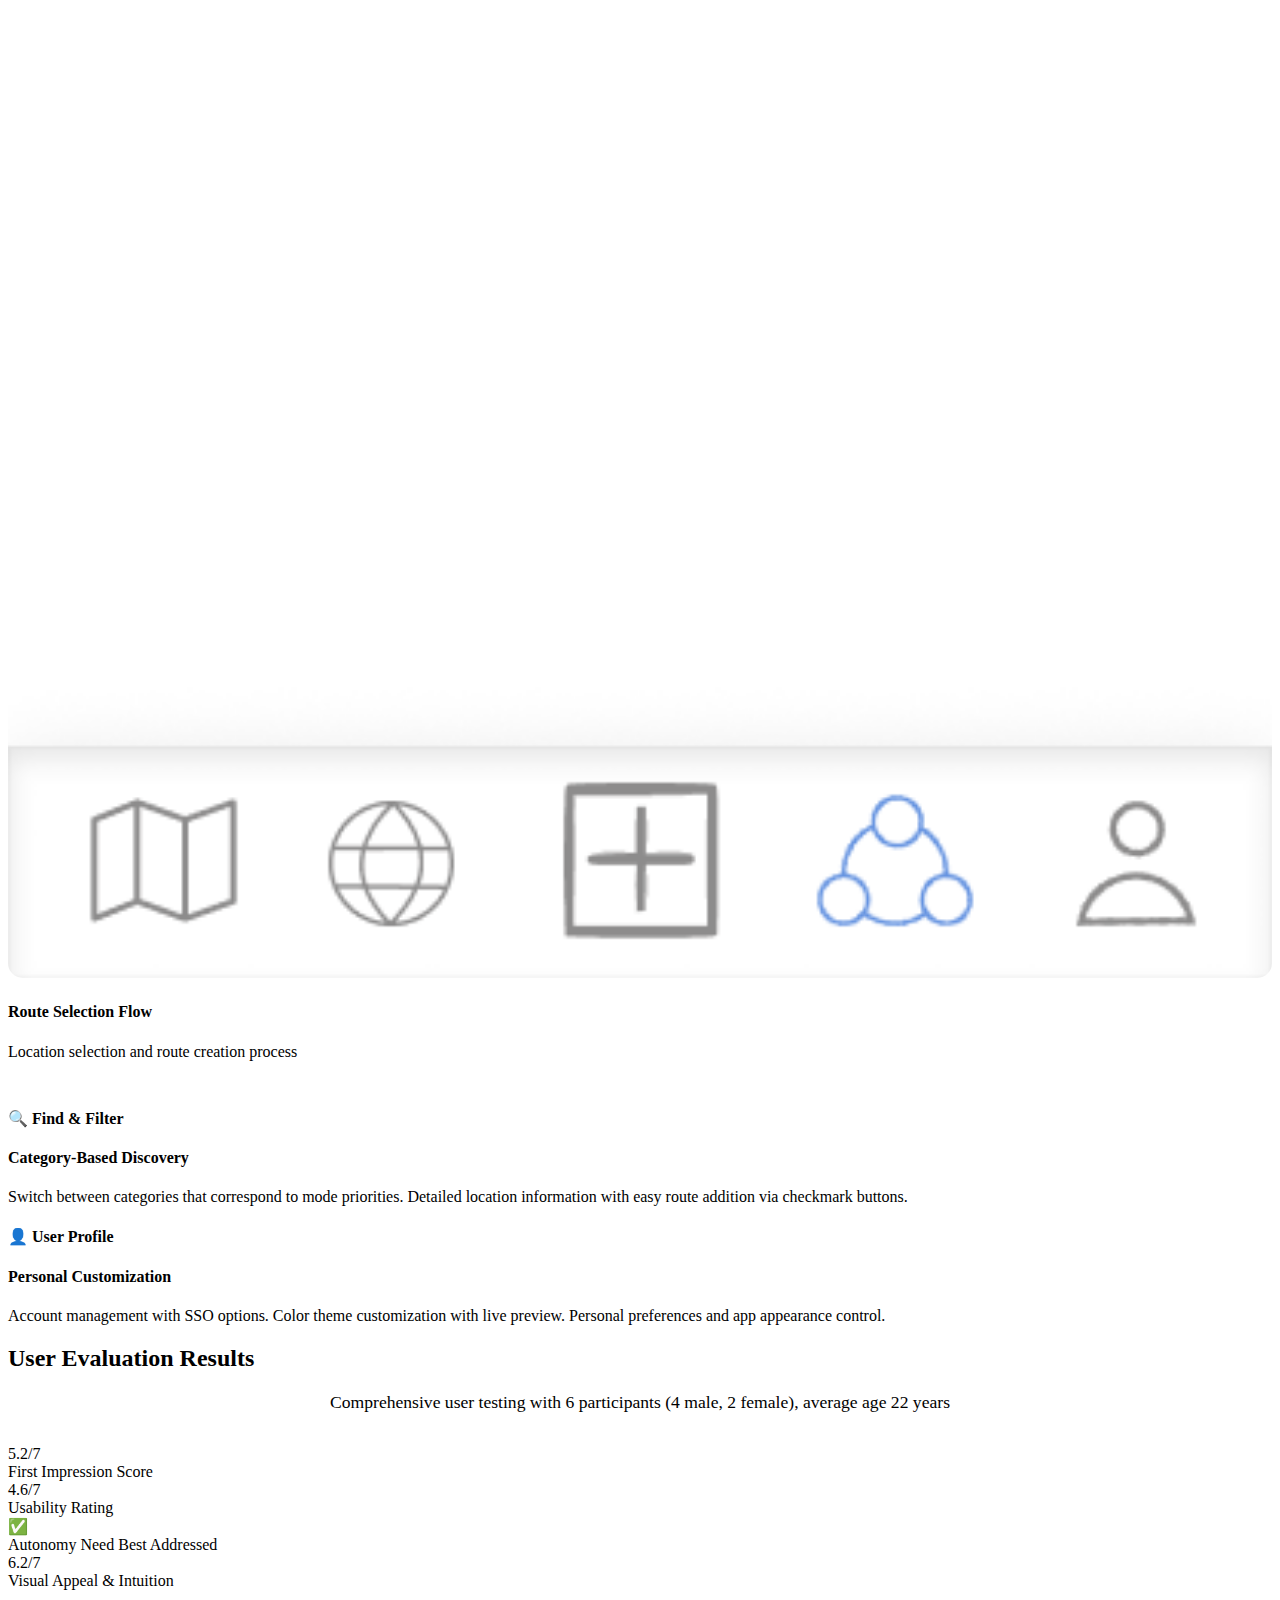
<file: print-portfolio.html>
<!DOCTYPE html>
<html lang="en">
<head>
    <meta charset="UTF-8">
    <meta name="viewport" content="width=device-width, initial-scale=1.0">
    <title>Ruiyu Wang - Portfolio PDF</title>
    <style>
        /* 打印样式优化 */
        @media print {
            @page {
                size: A4;
                margin: 2cm;
            }

            body {
                font-family: 'Inter', -apple-system, BlinkMacSystemFont, sans-serif;
                line-height: 1.6;
                color: #333;
                background: white;
            }

            /* 强制分页设置 */
            .project-start {
                page-break-before: always;
            }

            .no-break {
                page-break-inside: avoid;
            }

            /* 隐藏网页元素 */
            .navbar, .scroll-progress, .floating-elements {
                display: none !important;
            }

            /* 优化图片打印 */
            img {
                max-width: 100%;
                height: auto;
                page-break-inside: avoid;
            }

            /* 优化文本可读性 */
            h1 { font-size: 24pt; margin-bottom: 1cm; }
            h2 { font-size: 18pt; margin-bottom: 0.5cm; }
            h3 { font-size: 14pt; margin-bottom: 0.3cm; }
            p { font-size: 11pt; margin-bottom: 0.2cm; }

            /* 保持网格布局 */
            .grid {
                display: grid;
                grid-template-columns: repeat(2, 1fr);
                gap: 1cm;
            }

            /* 调整卡片样式 */
            .card {
                border: 1px solid #ddd;
                padding: 1cm;
                margin-bottom: 1cm;
                page-break-inside: avoid;
            }
        }

        /* 网页预览样式 */
        .print-controls {
            position: fixed;
            top: 20px;
            right: 20px;
            background: white;
            padding: 1rem;
            border-radius: 8px;
            box-shadow: 0 2px 10px rgba(0,0,0,0.1);
            z-index: 1000;
        }

        .print-btn {
            background: #667eea;
            color: white;
            border: none;
            padding: 8px 16px;
            border-radius: 4px;
            cursor: pointer;
        }
    </style>
</head>
<body>
    <div class="print-controls">
        <button onclick="window.print()" class="print-btn">Export to PDF</button>
    </div>

    <div class="cover-page">
        <h1>Ruiyu Wang</h1>
        <h2>Interactive Designer & XR Developer</h2>
        <p>Portfolio 2024</p>
    </div>

    <div id="portfolio-content"></div>

    <script>
        // 项目页面列表
        const projects = [
            'hologram.html',
            'Wackamole.html',
            'NAVI.html',
            'distwi.html',
            'Yabusame.html'
        ];

        // 加载所有项目内容
        async function loadProjects() {
            const content = document.getElementById('portfolio-content');
            
            for (const projectUrl of projects) {
                try {
                    const response = await fetch(projectUrl);
                    const html = await response.text();
                    
                    // 解析项目内容
                    const parser = new DOMParser();
                    const doc = parser.parseFromString(html, 'text/html');
                    
                    // 创建项目容器
                    const projectSection = document.createElement('div');
                    projectSection.className = 'project-start';
                    
                    // 提取关键内容
                    const projectTitle = doc.querySelector('.project-title');
                    const projectContent = doc.querySelector('main') || doc.querySelector('.main-content');
                    
                    if (projectTitle && projectContent) {
                        projectSection.innerHTML = `
                            <h1>${projectTitle.textContent}</h1>
                            ${projectContent.innerHTML}
                        `;
                        
                        content.appendChild(projectSection);
                    }
                } catch (error) {
                    console.error(`Error loading ${projectUrl}:`, error);
                }
            }
        }

        // 页面加载完成后执行
        window.addEventListener('load', loadProjects);
    </script>
</body>
</html>
</file>
